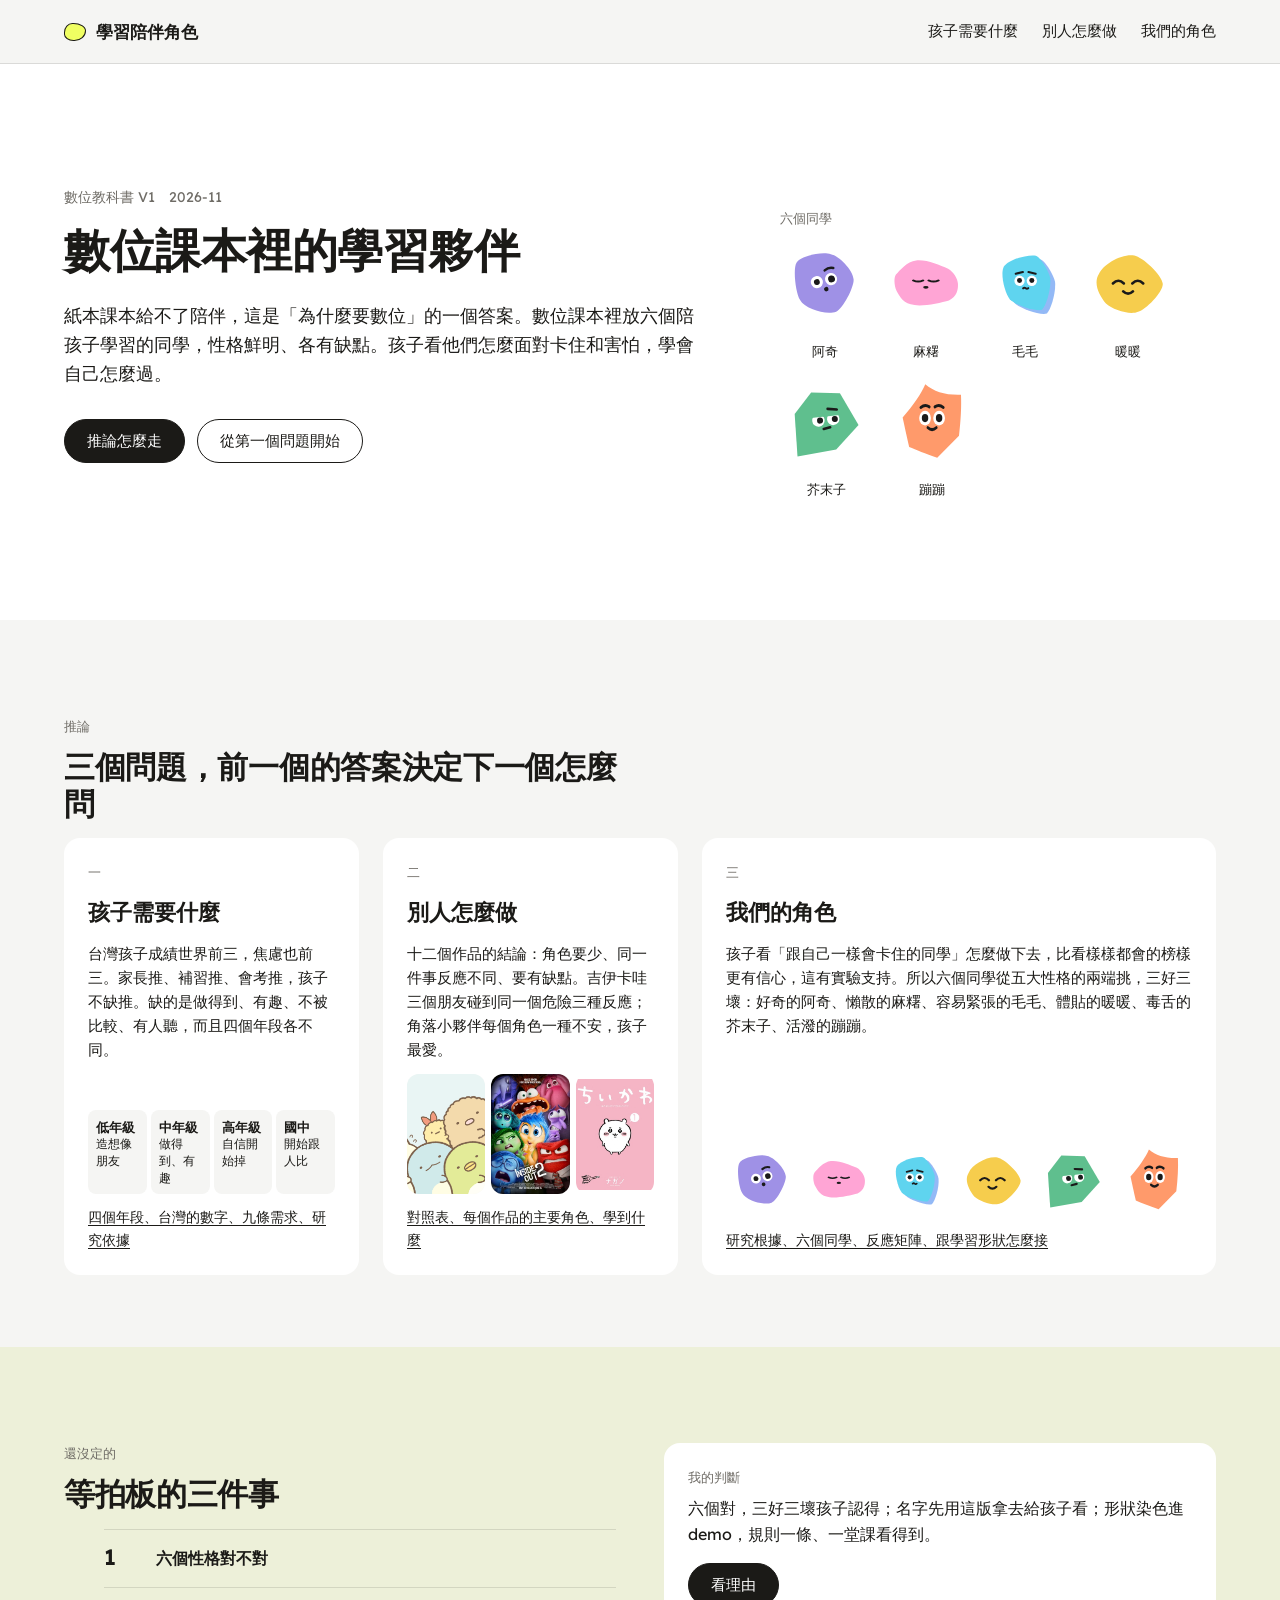
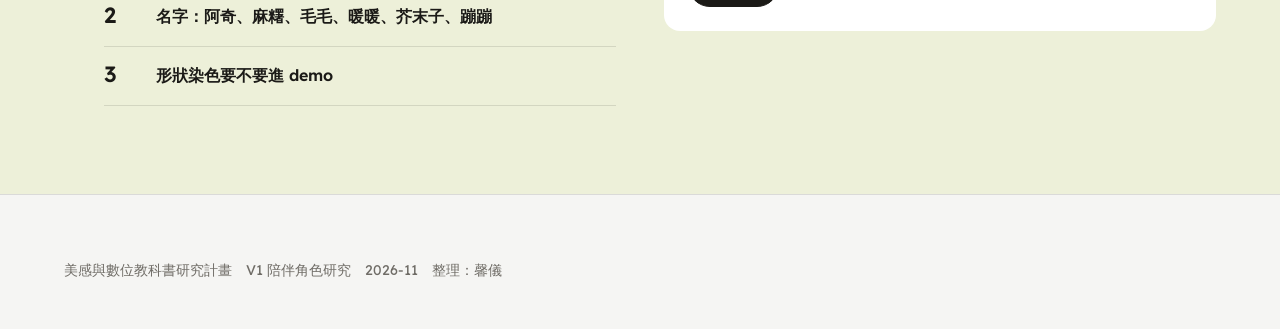
<file: index.html>
<!doctype html>
<html lang="zh-Hant">
<head>
<meta charset="utf-8"><meta name="viewport" content="width=device-width, initial-scale=1, viewport-fit=cover">
<title>學習陪伴角色</title>
<link href="https://fonts.googleapis.com/css2?family=Lexend:wght@400;500;600&display=swap" rel="stylesheet">
<link rel="stylesheet" href="style.css">
<style>
.entry{display:grid;grid-template-columns:1fr 1fr 1fr;gap:var(--s-5)}
@media (max-width:900px){.entry{grid-template-columns:1fr}}
.entry a.card{display:flex;flex-direction:column;gap:var(--s-3);min-height:360px}
.entry .no{font-size:13px;color:var(--muted);font-weight:500}
.entry h3{font-size:22px;margin:0}
.entry .ans{font-size:15px;margin:0}
.entry .vis{margin-top:auto;height:120px;display:flex;align-items:flex-end;gap:6px}
.entry .vis .pic{height:120px;flex:1}
.entry .go{font-size:14px;font-weight:500;text-decoration:underline;text-underline-offset:3px}
.ages{display:grid;grid-template-columns:repeat(4,1fr);gap:4px;width:100%}
.ages div{background:var(--g-main);border-radius:8px;padding:8px;font-size:12px;line-height:1.4}
.ages b{display:block;font-weight:600;font-size:13px}
</style>
</head>
<body>
<main>

<section class="hero"><div class="wrap">
  <div class="hero-grid">
    <div>
      <span class="fact">數位教科書 V1　2026-11</span>
      <h1>數位課本裡的學習夥伴</h1>
      <p class="lead">紙本課本給不了陪伴，這是「為什麼要數位」的一個答案。數位課本裡放六個陪孩子學習的同學，性格鮮明、各有缺點。孩子看他們怎麼面對卡住和害怕，學會自己怎麼過。</p>
      <div class="btn-row"><a class="btn" href="#推論">推論怎麼走</a><a class="btn sec" href="needs.html">從第一個問題開始</a></div>
    </div>
    <div class="card" id="cast"></div>
  </div>
</div></section>

<section id="推論"><div class="wrap">
  <div class="kicker">推論</div>
  <h2>三個問題，前一個的答案決定下一個怎麼問</h2>
  <div class="entry">
    <a class="card" href="needs.html">
      <div class="no">一</div>
      <h3>孩子需要什麼</h3>
      <p class="ans">台灣孩子成績世界前三，焦慮也前三。家長推、補習推、會考推，孩子不缺推。缺的是做得到、有趣、不被比較、有人聽，而且四個年段各不同。</p>
      <div class="vis"><div class="ages"><div><b>低年級</b>造想像朋友</div><div><b>中年級</b>做得到、有趣</div><div><b>高年級</b>自信開始掉</div><div><b>國中</b>開始跟人比</div></div></div>
      <span class="go">四個年段、台灣的數字、九條需求、研究依據</span>
    </a>
    <a class="card" href="cases.html">
      <div class="no">二</div>
      <h3>別人怎麼做</h3>
      <p class="ans">十二個作品的結論：角色要少、同一件事反應不同、要有缺點。吉伊卡哇三個朋友碰到同一個危險三種反應；角落小夥伴每個角色一種不安，孩子最愛。</p>
      <div class="vis"><div class="pic"><img src="img/陪伴ref-角落小夥伴.png" alt="" style="object-position:right"></div><div class="pic"><img src="img/陪伴ref-InsideOut2.jpg" alt="" style="object-position:top"></div><div class="pic"><img src="img/陪伴ref-吉伊卡哇.jpg" alt="" style="object-fit:contain;background:#fff"></div></div>
      <span class="go">對照表、每個作品的主要角色、學到什麼</span>
    </a>
    <a class="card" href="roles.html">
      <div class="no">三</div>
      <h3>我們的角色</h3>
      <p class="ans">孩子看「跟自己一樣會卡住的同學」怎麼做下去，比看樣樣都會的榜樣更有信心，這有實驗支持。所以六個同學從五大性格的兩端挑，三好三壞：好奇的阿奇、懶散的麻糬、容易緊張的毛毛、體貼的暖暖、毒舌的芥末子、活潑的蹦蹦。</p>
      <div class="vis" id="six"></div>
      <span class="go">研究根據、六個同學、反應矩陣、跟學習形狀怎麼接</span>
    </a>
  </div>
</div></section>

<section class="band"><div class="wrap">
  <div class="two">
    <div>
      <div class="kicker">還沒定的</div>
      <h2>等拍板的三件事</h2>
      <ol class="decide">
        <li><div><b>六個性格對不對</b></div></li>
        <li><div><b>名字：阿奇、麻糬、毛毛、暖暖、芥末子、蹦蹦</b></div></li>
        <li><div><b>形狀染色要不要進 demo</b></div></li>
      </ol>
    </div>
    <div class="card"><div class="k">我的判斷</div><p>六個對，三好三壞孩子認得；名字先用這版拿去給孩子看；形狀染色進 demo，規則一條、一堂課看得到。</p><p style="margin-top:16px"><a class="btn" href="roles.html#拍板">看理由</a></p></div>
  </div>
</div></section>

</main>
<footer class="closing"><div class="wrap">
  <div>美感與數位教科書研究計畫　V1 陪伴角色研究　2026-11　整理：馨儀</div>
</div></footer>
<script src="app.js"></script>
<script>
document.getElementById('cast').innerHTML='<div class="k">六個同學</div><div style="display:flex;flex-wrap:wrap;gap:14px;align-items:flex-end">'+ROLES.map(r=>`<div style="text-align:center">${blob(r.sh,r.id,{box:64,color:r.col})}<div style="font-size:13px;margin-top:4px">${r.n}</div></div>`).join('')+'</div>';
document.getElementById('six').innerHTML=ROLES.map(r=>blob(r.sh,r.id,{box:52,color:r.col})).join('');
</script>
</body>
</html>
</file>
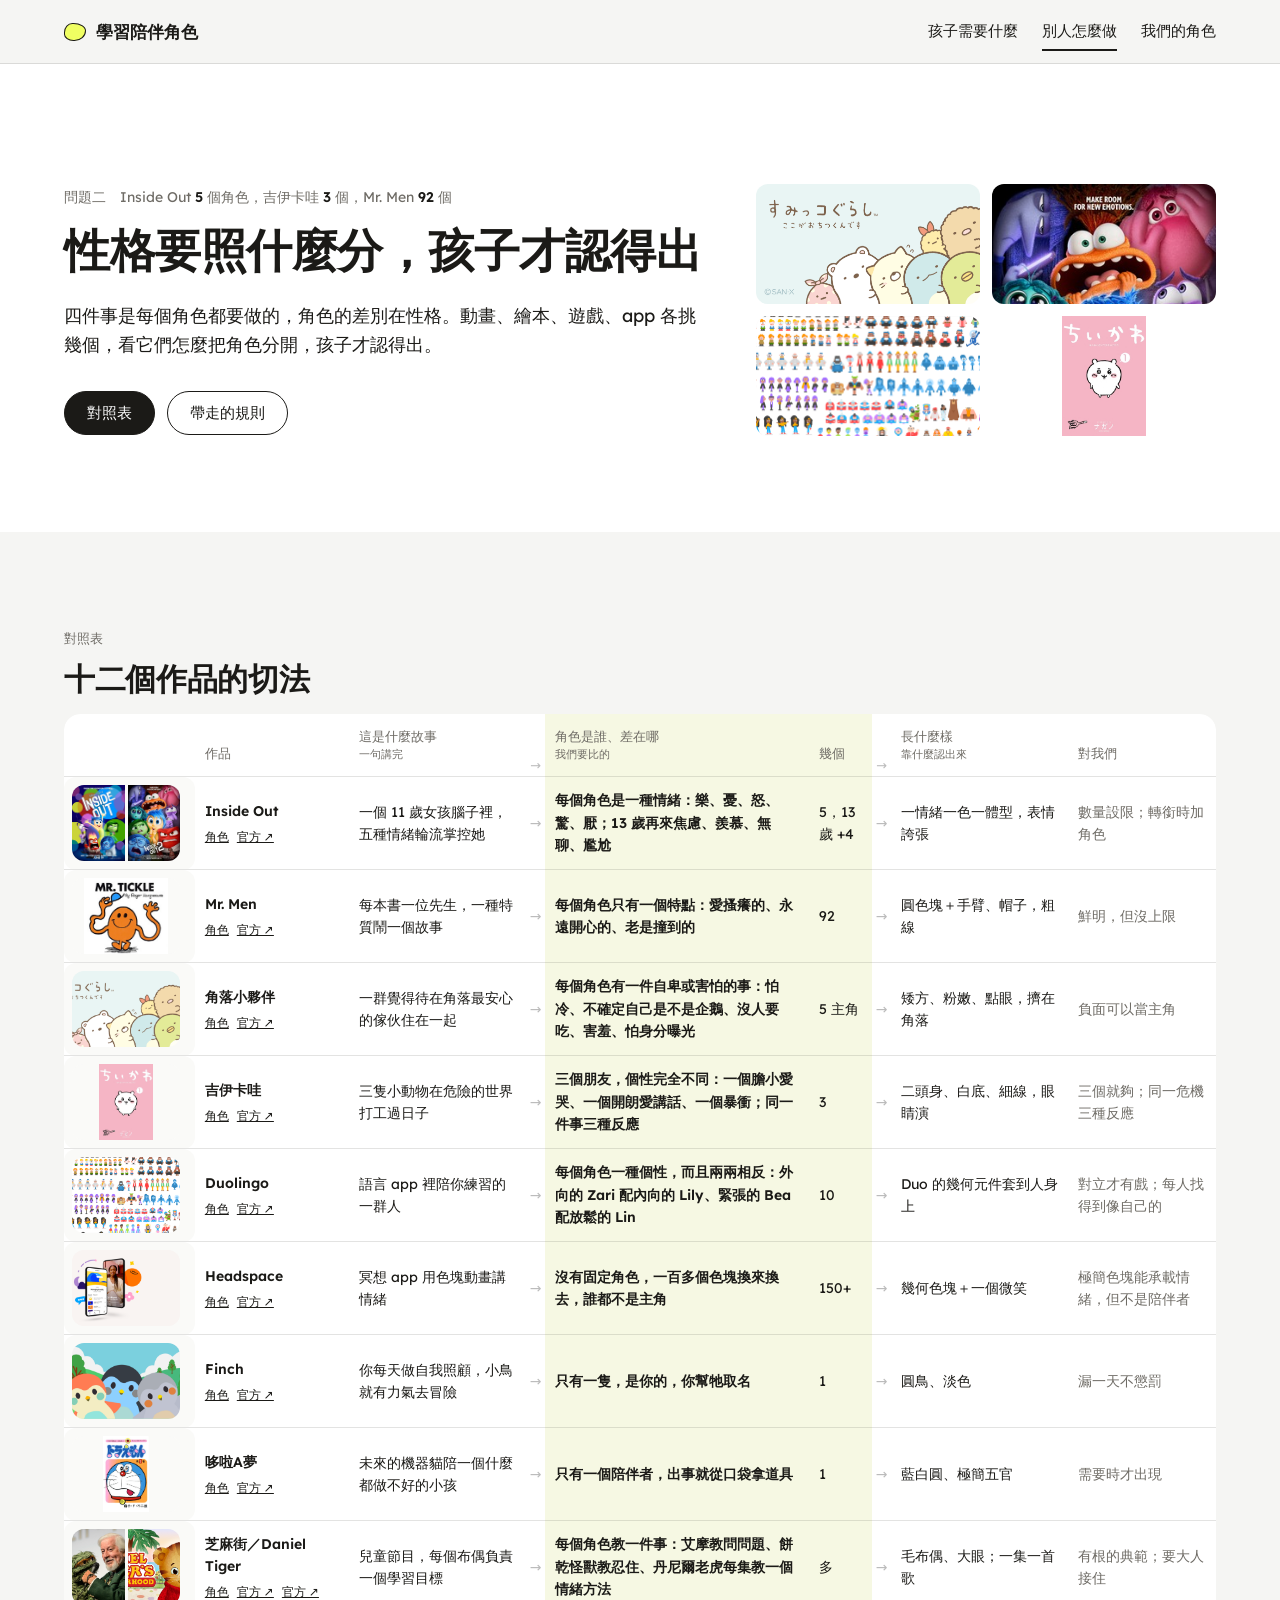
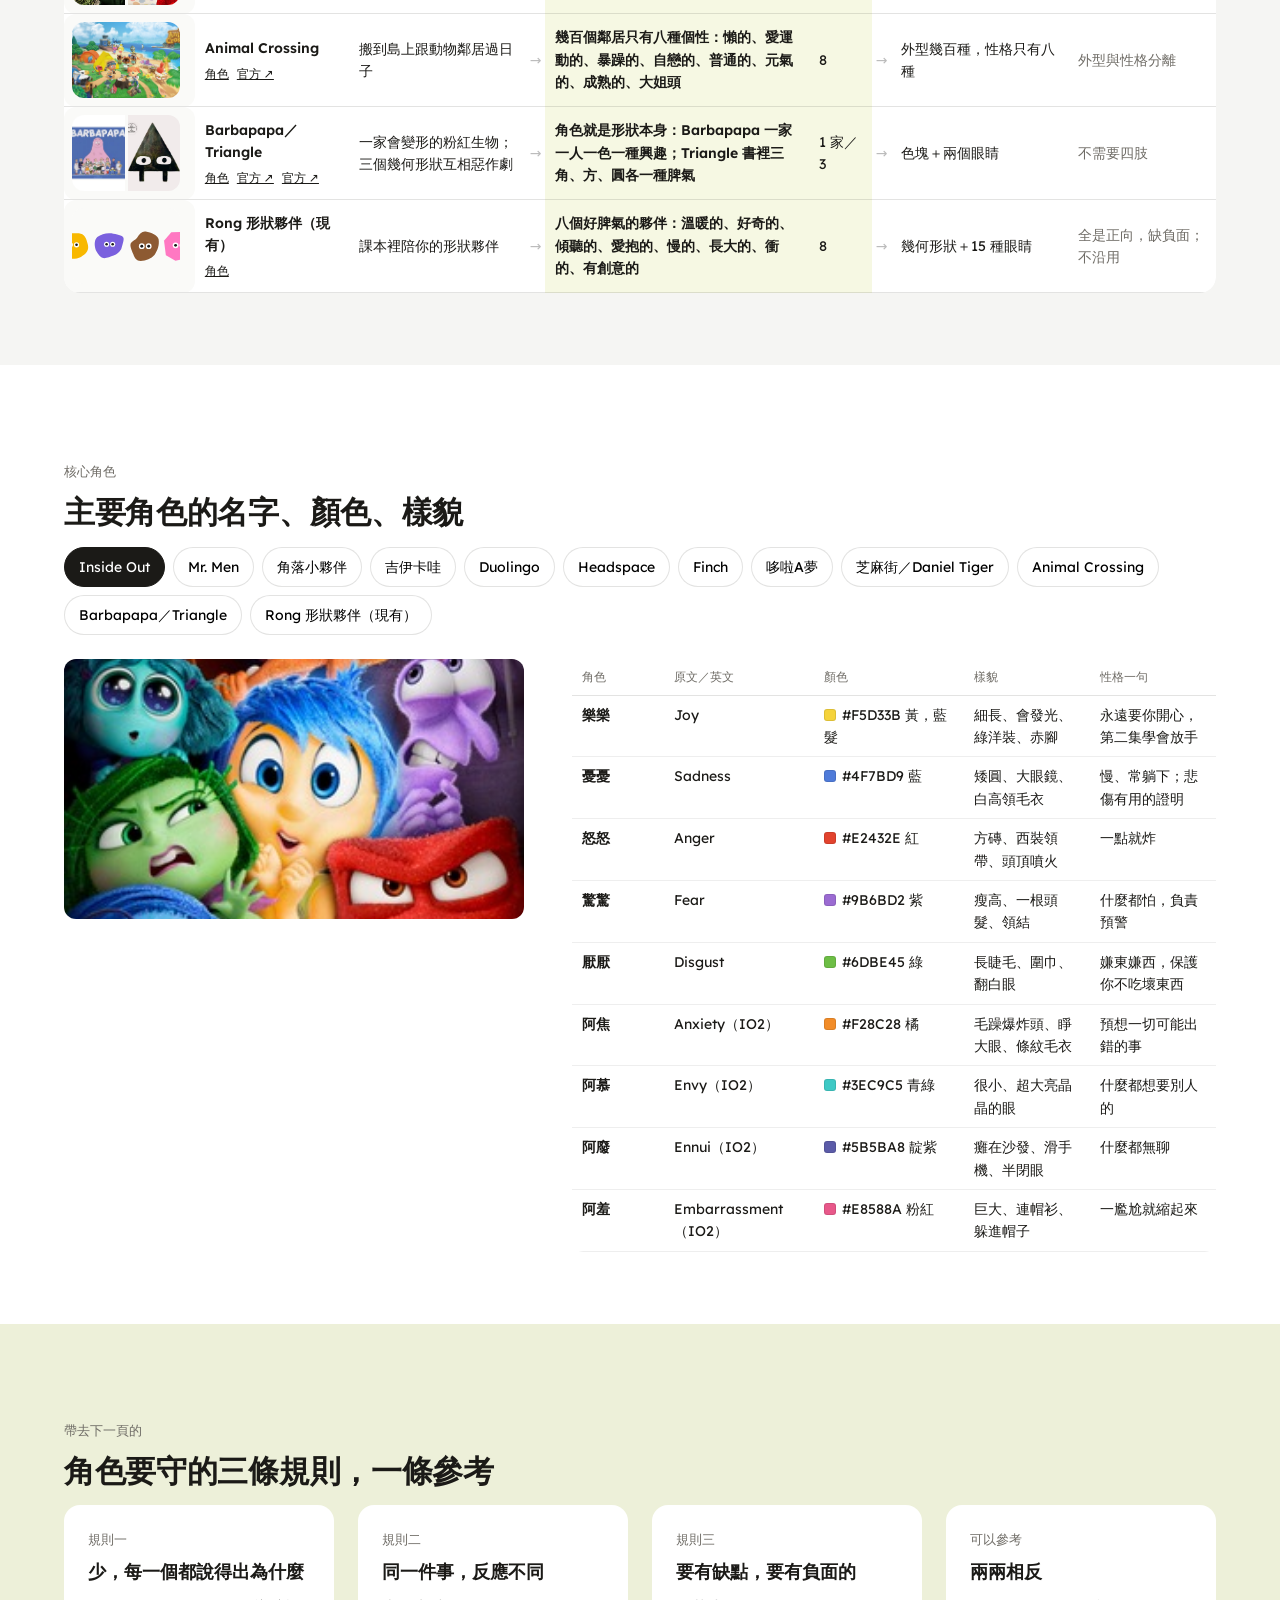
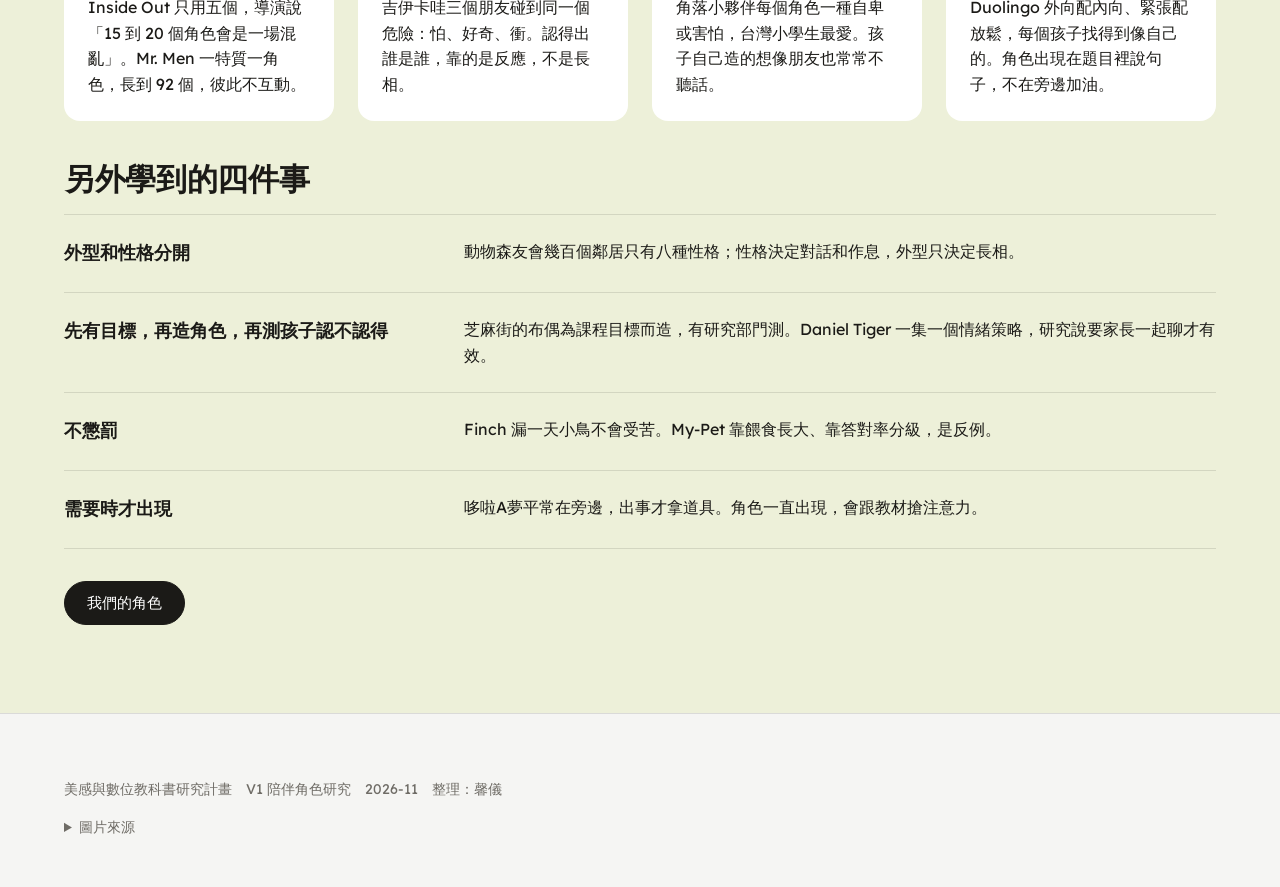
<file: cases.html>
<!doctype html>
<html lang="zh-Hant">
<head>
<meta charset="utf-8"><meta name="viewport" content="width=device-width, initial-scale=1, viewport-fit=cover">
<title>別人怎麼做｜學習陪伴角色</title>
<link href="https://fonts.googleapis.com/css2?family=Lexend:wght@400;500;600&display=swap" rel="stylesheet">
<link rel="stylesheet" href="style.css">
<style>
.cmp{border-collapse:collapse;width:100%;min-width:1092px;table-layout:fixed;background:#fff;border-radius:16px;overflow:hidden}
.cmp col.c-pic{width:124px}.cmp col.c-name{width:146px}.cmp col.c-story{width:168px}.cmp col.c-arrow{width:18px}.cmp col.c-hl{width:250px}.cmp col.c-n{width:60px}.cmp col.c-look{width:168px}.cmp col.c-take{width:140px}
.cmp th{font-weight:500;font-size:13px;color:var(--muted);text-align:left;padding:12px 10px;border-bottom:1px solid var(--line);vertical-align:bottom}
.cmp th small{display:block;font-size:11px;font-weight:400}
.cmp td{padding:12px 10px;border-bottom:1px solid var(--line);vertical-align:middle;font-size:14px}
.cmp td.pic{padding:8px}.cmp td.pic .pic{width:108px;height:76px}
.cmp td.name b{display:block;font-weight:600}.cmp td.name .lk{display:flex;flex-wrap:wrap;gap:8px;margin-top:4px}.cmp td.name a{font-size:12px}
.cmp .arrow{color:#bbb;text-align:center;padding:0}
.cmp .hl{background:#f6f8e3}.cmp td.hl b{font-weight:600}
.cmp .take{color:var(--muted)}
.chars{border-collapse:collapse;width:100%;font-size:14px;background:#fff;border-radius:12px;overflow:hidden}
.chars th{font-weight:500;color:var(--muted);font-size:12px;text-align:left;padding:8px 10px;border-bottom:1px solid var(--line)}
.chars td{padding:8px 10px;border-bottom:1px solid #eee;vertical-align:top}.chars td b{font-weight:600}
.chars th:first-child,.chars td:first-child{white-space:nowrap;width:92px}.chars td:nth-child(2){width:150px}.chars td:nth-child(3){width:150px}
.two.case{grid-template-columns:5fr 7fr}@media (max-width:900px){.two.case{grid-template-columns:1fr}}
.casepic{height:260px}
.casepic img{width:100%;height:100%;object-fit:cover}
.casepic.contain img{object-fit:contain;background:#fff}
</style>
</head>
<body>
<main>

<section class="hero"><div class="wrap">
  <div class="hero-grid">
    <div>
      <span class="fact">問題二　Inside Out <b>5</b> 個角色，吉伊卡哇 <b>3</b> 個，Mr. Men <b>92</b> 個</span>
      <h1>性格要照什麼分，孩子才認得出</h1>
      <p class="lead">四件事是每個角色都要做的，角色的差別在性格。動畫、繪本、遊戲、app 各挑幾個，看它們怎麼把角色分開，孩子才認得出。</p>
      <div class="btn-row"><a class="btn" href="#對照">對照表</a><a class="btn sec" href="#學到">帶走的規則</a></div>
    </div>
    <div class="grid g2" style="gap:12px">
      <a class="pic" style="height:120px" href="#對照"><img src="img/陪伴ref-角落小夥伴.png" alt=""></a>
      <a class="pic" style="height:120px" href="#對照"><img src="img/陪伴ref-InsideOut2.jpg" alt="" style="object-position:top"></a>
      <a class="pic" style="height:120px" href="#對照"><img src="img/陪伴ref-Duolingo.png" alt="" style="object-position:left top"></a>
      <a class="pic" style="height:120px" href="#對照"><img src="img/陪伴ref-吉伊卡哇.jpg" alt="" style="object-fit:contain;background:#fff"></a>
    </div>
  </div>
</div></section>

<section id="對照"><div class="wrap">
  <div class="kicker">對照表</div>
  <h2>十二個作品的切法</h2>
  <div class="tscroll" id="cmp"></div>
</div></section>

<section class="alt" id="角色清單"><div class="wrap">
  <div class="kicker">核心角色</div>
  <h2>主要角色的名字、顏色、樣貌</h2>
  <div class="sel" id="sel"></div>
  <div class="two case">
    <div class="pic casepic" id="casepic"></div>
    <div id="chars"></div>
  </div>
</div></section>

<section class="band" id="學到"><div class="wrap">
  <div class="kicker">帶去下一頁的</div>
  <h2>角色要守的三條規則，一條參考</h2>
  <div class="grid g4" style="margin-bottom:40px">
    <div class="card"><div class="k">規則一</div><h3>少，每一個都說得出為什麼</h3><p>Inside Out 只用五個，導演說「15 到 20 個角色會是一場混亂」。Mr. Men 一特質一角色，長到 92 個，彼此不互動。</p></div>
    <div class="card"><div class="k">規則二</div><h3>同一件事，反應不同</h3><p>吉伊卡哇三個朋友碰到同一個危險：怕、好奇、衝。認得出誰是誰，靠的是反應，不是長相。</p></div>
    <div class="card"><div class="k">規則三</div><h3>要有缺點，要有負面的</h3><p>角落小夥伴每個角色一種自卑或害怕，台灣小學生最愛。孩子自己造的想像朋友也常常不聽話。</p></div>
    <div class="card"><div class="k">可以參考</div><h3>兩兩相反</h3><p>Duolingo 外向配內向、緊張配放鬆，每個孩子找得到像自己的。角色出現在題目裡說句子，不在旁邊加油。</p></div>
  </div>
  <h2>另外學到的四件事</h2>
  <div>
    <div class="insight"><h3>外型和性格分開</h3><p>動物森友會幾百個鄰居只有八種性格；性格決定對話和作息，外型只決定長相。</p></div>
    <div class="insight"><h3>先有目標，再造角色，再測孩子認不認得</h3><p>芝麻街的布偶為課程目標而造，有研究部門測。Daniel Tiger 一集一個情緒策略，研究說要家長一起聊才有效。</p></div>
    <div class="insight"><h3>不懲罰</h3><p>Finch 漏一天小鳥不會受苦。My-Pet 靠餵食長大、靠答對率分級，是反例。</p></div>
    <div class="insight"><h3>需要時才出現</h3><p>哆啦A夢平常在旁邊，出事才拿道具。角色一直出現，會跟教材搶注意力。</p></div>
  </div>
  <p style="margin-top:32px"><a class="btn" href="roles.html">我們的角色</a></p>
</div></section>

</main>
<footer class="closing"><div class="wrap">
  <div>美感與數位教科書研究計畫　V1 陪伴角色研究　2026-11　整理：馨儀</div>
  <details><summary>圖片來源</summary><ul>
    <li>Inside Out、Inside Out 2 海報、Mr. Tickle 書封、吉伊卡哇第一集封面、哆啦A夢第一集封面、Barbapapa 書封：Wikipedia（版權屬各權利人，內部研究參考）</li>
    <li>角落小夥伴：san-x.co.jp；Duolingo：blog.duolingo.com 設計稿；Headspace：headspace.com；Finch：finchcare.com；Daniel Tiger：pbskids.org；動物森友會：animalcrossing.nintendo.com</li>
    <li>芝麻街 Oscar 與操偶師 Carroll Spinney：Wikimedia Commons；Triangle 書封：Open Library</li>
    <li>Rong 形狀夥伴：師生同步網站的實際元件</li>
    <li>角色中文名用台灣常見譯名；色碼是依圖取的近似值，不是官方色票</li>
  </ul></details>
</div></footer>
<script src="app.js"></script>
<script>
const A=ATT;
const im=(f,fit='cover',pos='center')=>`<img src="${A}${f}" style="width:100%;height:100%;object-fit:${fit};object-position:${pos}" alt="">`;
const im2=(f1,f2)=>`<div style="display:flex;gap:3px;width:100%;height:100%"><img src="${A}${f1}" style="flex:1;min-width:0;height:100%;object-fit:cover" alt=""><img src="${A}${f2}" style="flex:1;min-width:0;height:100%;object-fit:cover" alt=""></div>`;
const C=[
 {n:'Inside Out',story:'一個 11 歲女孩腦子裡，五種情緒輪流掌控她',unit:'每個角色是一種情緒：樂、憂、怒、驚、厭；13 歲再來焦慮、羨慕、無聊、尷尬',count:'5，13 歲 +4',look:'一情緒一色一體型，表情誇張',take:'數量設限；轉銜時加角色',site:'https://movies.disney.com/inside-out-2',lib:'Inside Out 的情緒怎麼選（Ekman、Keltner）',pic:im2('陪伴ref-InsideOut1.jpg','陪伴ref-InsideOut2.jpg'),big:['陪伴ref-InsideOut2.jpg','cover'],
  chars:[['樂樂','Joy','#F5D33B 黃，藍髮','細長、會發光、綠洋裝、赤腳','永遠要你開心，第二集學會放手'],['憂憂','Sadness','#4F7BD9 藍','矮圓、大眼鏡、白高領毛衣','慢、常躺下；悲傷有用的證明'],['怒怒','Anger','#E2432E 紅','方磚、西裝領帶、頭頂噴火','一點就炸'],['驚驚','Fear','#9B6BD2 紫','瘦高、一根頭髮、領結','什麼都怕，負責預警'],['厭厭','Disgust','#6DBE45 綠','長睫毛、圍巾、翻白眼','嫌東嫌西，保護你不吃壞東西'],['阿焦','Anxiety（IO2）','#F28C28 橘','毛躁爆炸頭、睜大眼、條紋毛衣','預想一切可能出錯的事'],['阿慕','Envy（IO2）','#3EC9C5 青綠','很小、超大亮晶晶的眼','什麼都想要別人的'],['阿廢','Ennui（IO2）','#5B5BA8 靛紫','癱在沙發、滑手機、半閉眼','什麼都無聊'],['阿羞','Embarrassment（IO2）','#E8588A 粉紅','巨大、連帽衫、躲進帽子','一尷尬就縮起來']]},
 {n:'Mr. Men',story:'每本書一位先生，一種特質鬧一個故事',unit:'每個角色只有一個特點：愛搔癢的、永遠開心的、老是撞到的',count:'92',look:'圓色塊＋手臂、帽子，粗線',take:'鮮明，但沒上限',site:'https://www.mrmen.com/',lib:'Mr. Men：一角色一特質',pic:im('陪伴ref-MrTickle.jpg','contain'),big:['陪伴ref-MrTickle.jpg','contain'],
  chars:[['搔癢先生','Mr. Tickle','#F58220 橘','圓、超長彈簧手臂、藍帽','到處搔人癢'],['快樂先生','Mr. Happy','#FFD200 黃','正圓、大笑臉','永遠開心'],['碰碰先生','Mr. Bump','#3B8BD9 藍','圓、頭上綁繃帶','走到哪撞到哪'],['愛生氣先生','Mr. Grumpy','#5B7FC7 藍灰','長方形、皺眉、帽子','什麼都不順眼'],['大力先生','Mr. Strong','#E53935 紅','正方形、綠帽','力大無窮'],['陽光小姐','Little Miss Sunshine','#FFD200 黃','圓、辮子、笑臉','讓人開心']]},
 {n:'角落小夥伴',story:'一群覺得待在角落最安心的傢伙住在一起',unit:'每個角色有一件自卑或害怕的事：怕冷、不確定自己是不是企鵝、沒人要吃、害羞、怕身分曝光',count:'5 主角',look:'矮方、粉嫩、點眼，擠在角落',take:'負面可以當主角',site:'https://www.san-x.co.jp/sumikko/',lib:'角落小夥伴：每個角色一種不安',pic:im('陪伴ref-角落小夥伴.png','cover','right'),big:['陪伴ref-角落小夥伴.png','cover'],
  chars:[['白熊','しろくま Shirokuma','#FFFFFF 白，粉紅耳','圓胖、常裹粉紅點點包巾','怕冷，從北方逃來'],['企鵝？','ぺんぎん？ Penguin?','#C8E6A0 淡綠','圓、黃嘴、頭頂好像少了盤子','不確定自己是不是企鵝'],['炸豬排','とんかつ Tonkatsu','#D9A066 褐邊，粉肉','圓、1% 肉 99% 肥','沒人要吃的那一塊'],['貓','ねこ Neko','#FFF3C4 奶黃，褐斑','圓、常縮著抓牆','害羞'],['蜥蜴','とかげ Tokage','#8FD3C8 藍綠','圓、小尾巴','其實是恐龍，怕被發現'],['炸蝦尾、包巾、珍珠、雜草、灰塵','配角','各色','更小、更邊角','各有一種被剩下的理由']]},
 {n:'吉伊卡哇',story:'三隻小動物在危險的世界打工過日子',unit:'三個朋友，個性完全不同：一個膽小愛哭、一個開朗愛講話、一個暴衝；同一件事三種反應',count:'3',look:'二頭身、白底、細線，眼睛演',take:'三個就夠；同一危機三種反應',site:'https://chiikawa-info.jp/',lib:'吉伊卡哇：三個就夠',pic:im('陪伴ref-吉伊卡哇.jpg','contain'),big:['陪伴ref-吉伊卡哇.jpg','contain'],
  chars:[['吉伊卡哇','ちいかわ Chiikawa','#FFFFFF 白，粉頰','小、圓、像倉鼠、常流淚','膽小愛哭但善良；不太會講話'],['小八','ハチワレ Hachiware','#FFFFFF 白＋#5BA7E0 藍（八字臉）','貓、藍耳藍背、會笑','開朗、好奇、三個裡唯一會講話'],['烏薩奇','うさぎ Usagi','#FFF6C8 淡黃','兔、長耳、大嘴','暴衝、吵、最強'],['栗子饅頭、飛鼠、獅薩','くりまんじゅう／モモンガ／シーサー','褐／白／橘','配角','各一種怪癖']]},
 {n:'Duolingo',story:'語言 app 裡陪你練習的一群人',unit:'每個角色一種個性，而且兩兩相反：外向的 Zari 配內向的 Lily、緊張的 Bea 配放鬆的 Lin',count:'10',look:'Duo 的幾何元件套到人身上',take:'對立才有戲；每人找得到像自己的',site:'https://design.duolingo.com/',lib:'Duolingo 角色群：讓每個學習者找到自己',pic:im('陪伴ref-Duolingo.png','cover','left top'),big:['陪伴ref-Duolingo.png','cover'],
  chars:[['多兒','Duo','#58CC02 綠','貓頭鷹、大眼、分離的腳','催你練習的吉祥物'],['莉莉','Lily','紫髮、黑衣','青少女、面無表情','超內向、自我保護式的諷刺'],['莎麗','Zari','（官方未標色）','青少女、Lily 的好友','超外向、十個社團'],['貝婭','Bea','（官方未標色）','成人、束髮','有野心、神經質'],['林','Lin','（官方未標色）','青少女','超放鬆、愛三明治'],['小俊','Junior','橘髮、紅上衣','小男孩、背包','Eddy 的兒子'],['奧斯卡','Oscar','白髮白鬍','老先生','藝術老師、挑剔'],['露西','Lucy','灰髮','老太太','神秘的過去'],['艾迪、維克蘭、法斯塔夫','Eddy／Vikram／Falstaff','（官方未標色）','爸爸／叔叔／大熊','健身狂／愛做菜／愛吃']]},
 {n:'Headspace',story:'冥想 app 用色塊動畫講情緒',unit:'沒有固定角色，一百多個色塊換來換去，誰都不是主角',count:'150+',look:'幾何色塊＋一個微笑',take:'極簡色塊能承載情緒，但不是陪伴者',site:'https://www.headspace.com/',lib:'Headspace 與 Finch：陪伴 App 的色塊和小鳥',pic:im('陪伴ref-Headspace.png','cover','right'),big:['陪伴ref-Headspace.png','cover'],
  chars:[['（無具名角色）','—','橘色塊為主，配紫、藍、黃','幾何色塊、只有一個微笑','沒有性格，只有情緒圖解']]},
 {n:'Finch',story:'你每天做自我照顧，小鳥就有力氣去冒險',unit:'只有一隻，是你的，你幫牠取名',count:'1',look:'圓鳥、淡色',take:'漏一天不懲罰',site:'https://finchcare.com/',lib:'Headspace 與 Finch：陪伴 App 的色塊和小鳥',pic:im('陪伴ref-Finch.png'),big:['陪伴ref-Finch.png','cover'],
  chars:[['你的小鳥','Finch（玩家自己取名）','玩家選色：橘、藍、灰等','圓鳥、腮紅、小翅膀','你照顧牠，牠去冒險']]},
 {n:'哆啦A夢',story:'未來的機器貓陪一個什麼都做不好的小孩',unit:'只有一個陪伴者，出事就從口袋拿道具',count:'1',look:'藍白圓、極簡五官',take:'需要時才出現',site:'https://dora-world.com/',lib:'',pic:im('陪伴ref-哆啦A夢.jpg','contain'),big:['陪伴ref-哆啦A夢.jpg','contain'],
  chars:[['哆啦A夢','ドラえもん Doraemon','#1E90FF 藍＋白肚','圓、沒耳朵、紅項圈鈴鐺、四次元口袋','有事就拿道具；怕老鼠'],['大雄','のび太 Nobita','黃上衣','眼鏡男孩','什麼都做不好，所以需要陪伴者'],['哆啦美','ドラミ Dorami','#FFD200 黃','圓、有耳朵、蝴蝶結','比哥哥可靠']]},
 {n:'芝麻街／Daniel Tiger',story:'兒童節目，每個布偶負責一個學習目標',unit:'每個角色教一件事：艾摩教問問題、餅乾怪獸教忍住、丹尼爾老虎每集教一個情緒方法',count:'多',look:'毛布偶、大眼；一集一首歌',take:'有根的典範；要大人接住',site:'https://www.sesamestreet.org/｜https://pbskids.org/daniel/',lib:'Daniel Tiger 與芝麻街：角色照目標設計、照研究測',pic:im2('陪伴ref-芝麻街.jpg','陪伴ref-DanielTiger.jpg'),big:['陪伴ref-DanielTiger.jpg','cover'],
  chars:[['艾摩','Elmo','#E53935 紅','毛茸茸、橘鼻','三歲半的心智，什麼都問'],['大鳥','Big Bird','#FFD200 黃','8 呎高、羽毛','六歲的心智，天真'],['餅乾怪獸','Cookie Monster','#2E6FD9 藍','毛茸茸、亂眼','自制力的反面教材'],['奧斯卡','Oscar the Grouch','#4C8C3F 綠','住垃圾桶、單眉','愛抱怨，負面角色'],['丹尼爾老虎','Daniel Tiger','#F28C28 橘條紋，紅毛衣','四歲小老虎、球鞋','每集學一個情緒策略，用歌記'],['凱特琳娜、O 貓頭鷹、星期三王子','Katerina Kittycat／O the Owl／Prince Wednesday','粉／藍／紫','丹尼爾的同學','各一種小孩：愛跳舞、愛讀書、愛演']]},
 {n:'Animal Crossing',story:'搬到島上跟動物鄰居過日子',unit:'幾百個鄰居只有八種個性：懶的、愛運動的、暴躁的、自戀的、普通的、元氣的、成熟的、大姐頭',count:'8',look:'外型幾百種，性格只有八種',take:'外型與性格分離',site:'https://animalcrossing.nintendo.com/new-horizons/',lib:'Animal Crossing 村民八種性格',pic:im('陪伴ref-AnimalCrossing.jpg'),big:['陪伴ref-AnimalCrossing.jpg','cover'],
  chars:[['悠閒','Lazy ぼんやり','—','男','愛吃愛睡，講話慢'],['運動','Jock ハキハキ','—','男','滿腦子肌肉'],['暴躁','Cranky コワイ','—','男','低沉、嘴硬心軟'],['自戀','Smug キザ','—','男','紳士腔、愛耍帥'],['普通','Normal ふつう','—','女','溫和、愛讀書'],['元氣','Peppy ゲンキ','—','女','興奮、想當偶像'],['成熟','Snooty オトナ','—','女','講究、有點高傲'],['大姐姐','Big Sister アネキ','—','女','豪爽、會罩你']]},
 {n:'Barbapapa／Triangle',story:'一家會變形的粉紅生物；三個幾何形狀互相惡作劇',unit:'角色就是形狀本身：Barbapapa 一家一人一色一種興趣；Triangle 書裡三角、方、圓各一種脾氣',count:'1 家／3',look:'色塊＋兩個眼睛',take:'不需要四肢',site:'https://www.barbapapa.com/｜https://www.macbarnett.com/',lib:'',pic:im2('陪伴ref-Barbapapa.jpg','陪伴ref-Triangle.jpg'),big:['陪伴ref-Triangle.jpg','contain'],
  chars:[['巴巴爸爸','Barbapapa','#F4A6C8 粉紅','梨形、會變任何形狀','溫和、什麼都接得住'],['巴巴媽媽','Barbamama','#222222 黑','同形','堅定'],['七個小孩','Barbazoo 黃、Barbalala 綠、Barbalib 橘、Barbabeau 黑毛、Barbabelle 紫、Barbabright 藍、Barbabravo 紅','一人一色','同形','一人一種興趣：動物、音樂、書、畫、美、科學、運動'],['三角形','Triangle（Mac Barnett × Jon Klassen）','#333333 深灰黑','三角形＋兩隻眼＋兩條腿','愛惡作劇'],['方形、圓形','Square／Circle','灰','方、圓','各一種脾氣']]},
 {n:'Rong 形狀夥伴（現有）',story:'課本裡陪你的形狀夥伴',unit:'八個好脾氣的夥伴：溫暖的、好奇的、傾聽的、愛抱的、慢的、長大的、衝的、有創意的',count:'8',look:'幾何形狀＋15 種眼睛',take:'全是正向，缺負面；不沿用',site:'',lib:'',pic:`<div style="display:flex;gap:6px;align-items:center;justify-content:center;height:100%">${['amber','purple','brown','pink'].map(k=>blob(k,'rong',{box:30,color:{amber:'#F8B800',purple:'#7A60DE',brown:'#8D5A32',pink:'#FF78C2'}[k]})).join('')}</div>`,big:null,
  chars:[['叮咚','lime','#E9FF45','寬扁','創意與聯想'],['好奇星','purple','#7A60DE','斜圓','好奇探索'],['抱抱','pink','#FF78C2','多邊形','情感連結'],['樹洞','brown','#8D5A32','圓','接納傾聽'],['火花','orange','#FF7738','大圓','行動突破'],['小暖','amber','#F8B800','橫圓','溫暖鼓勵'],['慢慢','cyan','#00BEE6','圓','從容專注'],['芽芽','green','#009A5E','小圓','成長嘗試']]},
];
const LIB='../../../../library/';
document.getElementById('cmp').innerHTML=`<table class="cmp"><colgroup><col class="c-pic"><col class="c-name"><col class="c-story"><col class="c-arrow"><col class="c-hl"><col class="c-n"><col class="c-arrow"><col class="c-look"><col class="c-take"></colgroup><thead><tr>
<th></th><th>作品</th><th>這是什麼故事<small>一句講完</small></th><th class="arrow">→</th><th class="hl">角色是誰、差在哪<small>我們要比的</small></th><th class="hl">幾個</th><th class="arrow">→</th><th>長什麼樣<small>靠什麼認出來</small></th><th class="take">對我們</th></tr></thead><tbody>`+
C.map((c,i)=>`<tr><td class="pic"><div class="pic">${c.pic}</div></td><td class="name"><b>${c.n}</b><div class="lk"><a href="#角色清單" onclick="pick(${i})">角色</a>${c.site.split('｜').filter(Boolean).map(u=>`<a href="${u}" target="_blank">官方 ↗</a>`).join('')}</div></td><td>${c.story}</td><td class="arrow">→</td><td class="hl"><b>${c.unit}</b></td><td class="hl">${c.count}</td><td class="arrow">→</td><td>${c.look}</td><td class="take">${c.take}</td></tr>`).join('')+'</tbody></table>';
let cur=0;
function sw(c){const m=(c||'').match(/#[0-9A-Fa-f]{6}/);return m?`<i class="sw" style="background:${m[0]}"></i>`:''}
function pick(i){cur=i;render()}
function render(){
  document.getElementById('sel').innerHTML=C.map((c,i)=>`<button class="${i===cur?'on':''}" onclick="pick(${i})">${c.n}</button>`).join('');
  const c=C[cur];
  const pc=document.getElementById('casepic');
  if(c.big){pc.className='pic casepic'+(c.big[1]==='contain'?' contain':'');pc.innerHTML=`<img src="${A}${c.big[0]}" alt="">`}
  else{pc.className='pic casepic';pc.innerHTML=`<div style="display:flex;gap:10px;align-items:center;justify-content:center;height:100%;flex-wrap:wrap;padding:16px">${['lime','purple','pink','brown','orange','amber','cyan','green'].map(k=>blob(k,'rong',{box:52,color:{lime:'#E9FF45',purple:'#7A60DE',pink:'#FF78C2',brown:'#8D5A32',orange:'#FF7738',amber:'#F8B800',cyan:'#00BEE6',green:'#009A5E'}[k]})).join('')}</div>`}
  document.getElementById('chars').innerHTML=`<table class="chars"><thead><tr><th>角色</th><th>原文／英文</th><th>顏色</th><th>樣貌</th><th>性格一句</th></tr></thead><tbody>${c.chars.map(r=>`<tr><td><b>${r[0]}</b></td><td>${r[1]}</td><td>${sw(r[2])}${r[2]}</td><td>${r[3]}</td><td>${r[4]}</td></tr>`).join('')}</tbody></table>`;
}
render();
</script>
</body>
</html>
</file>
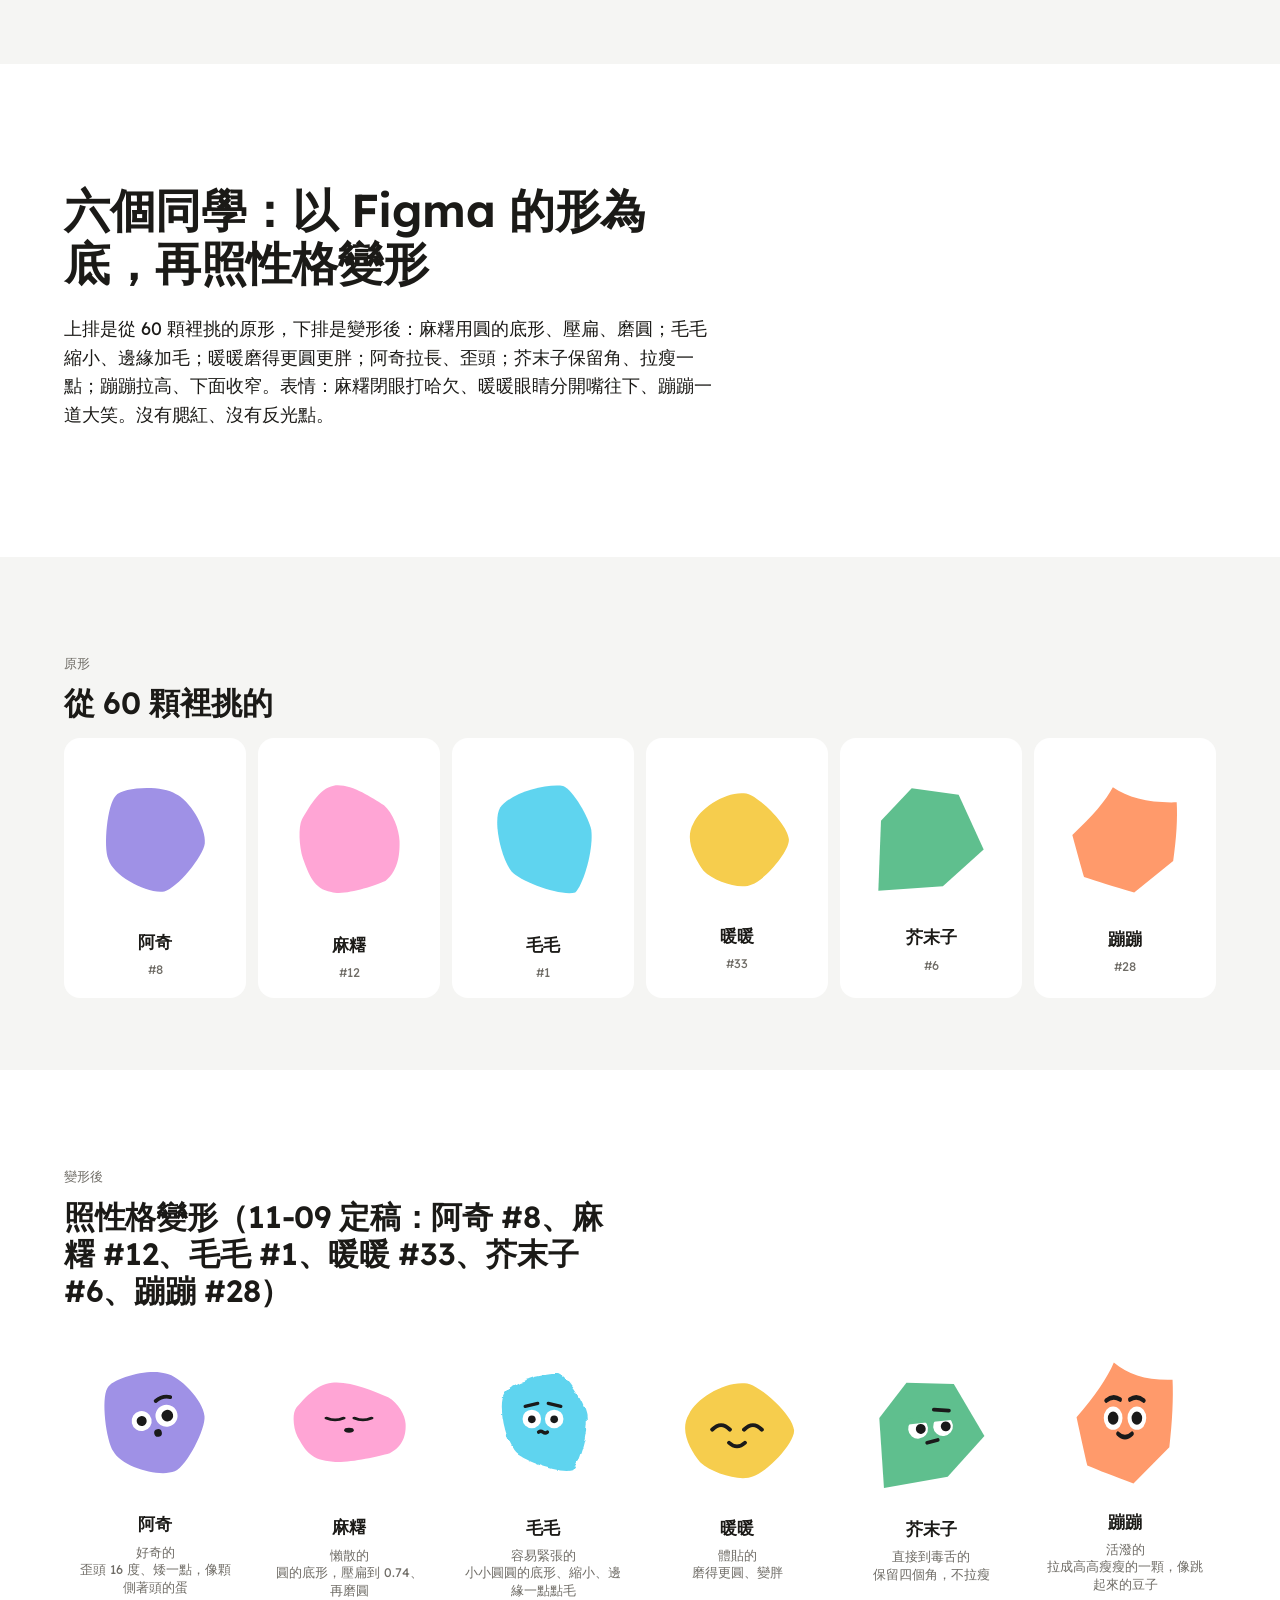
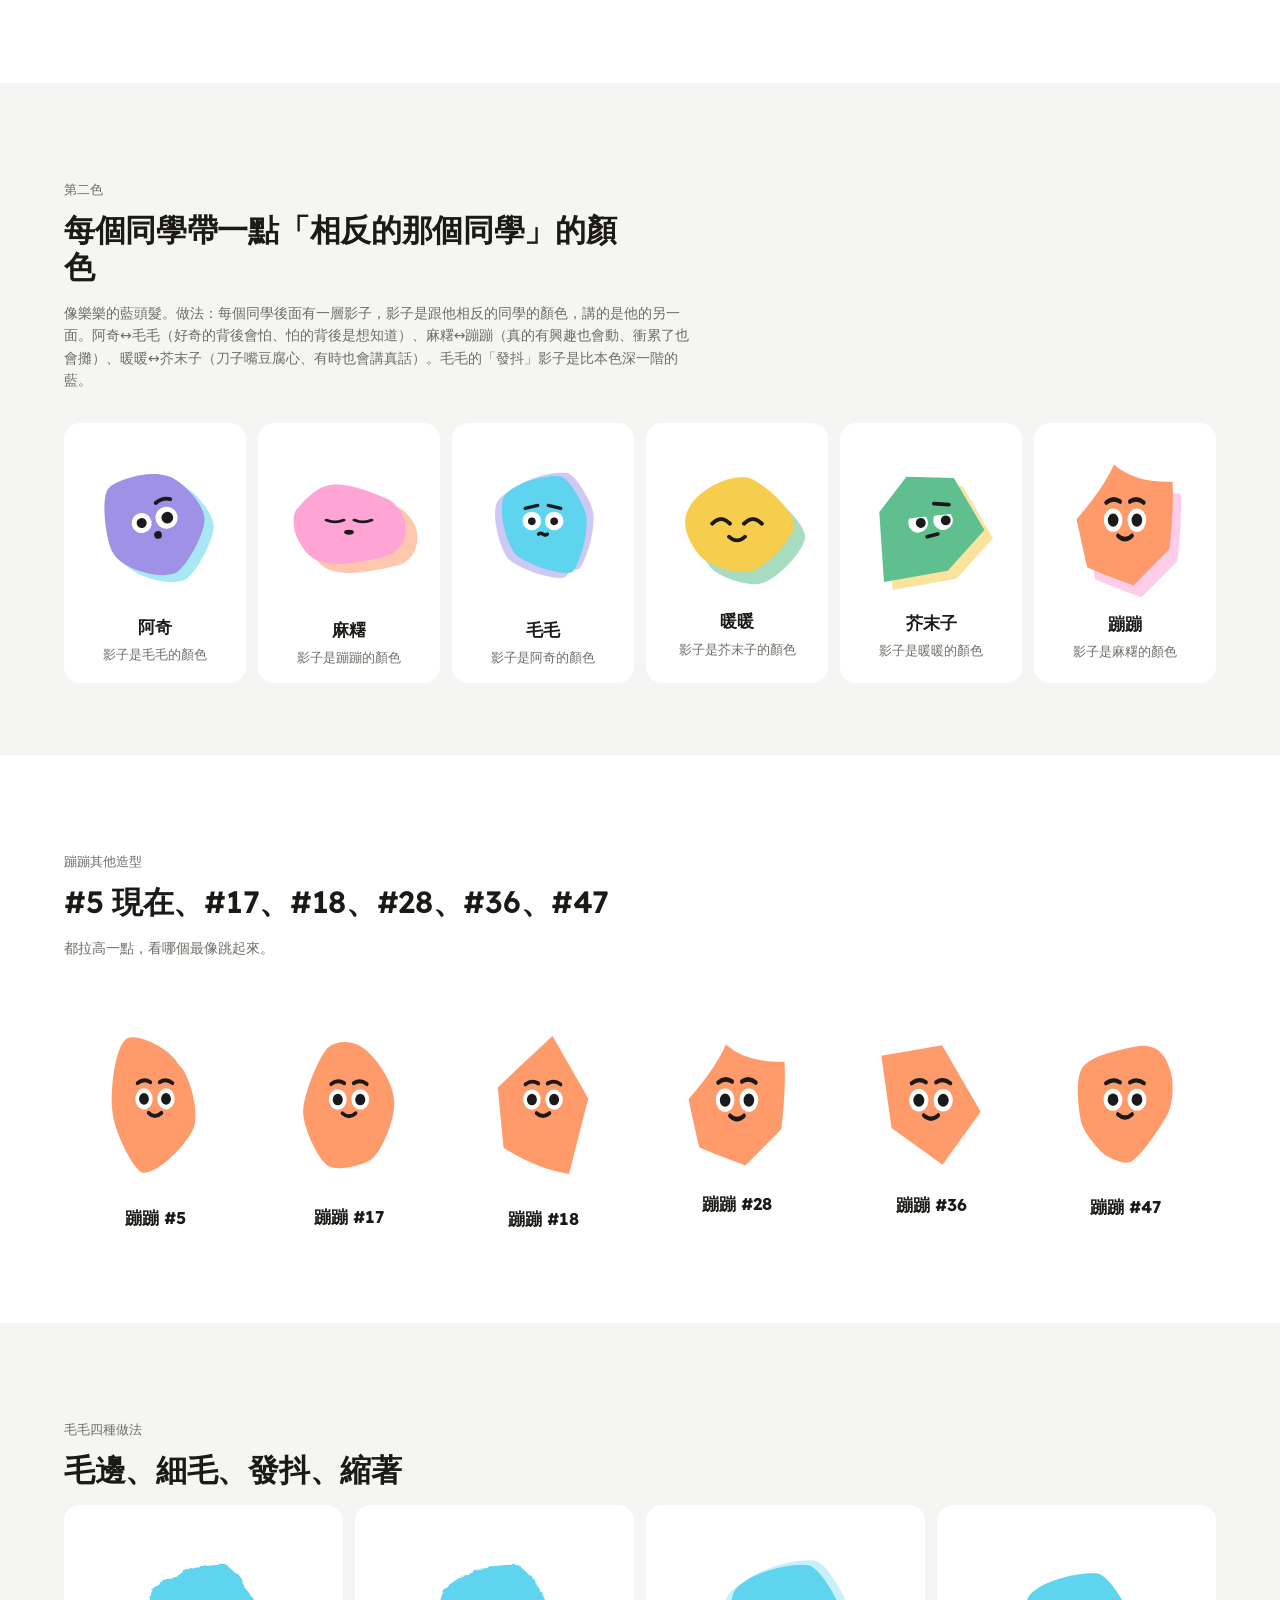
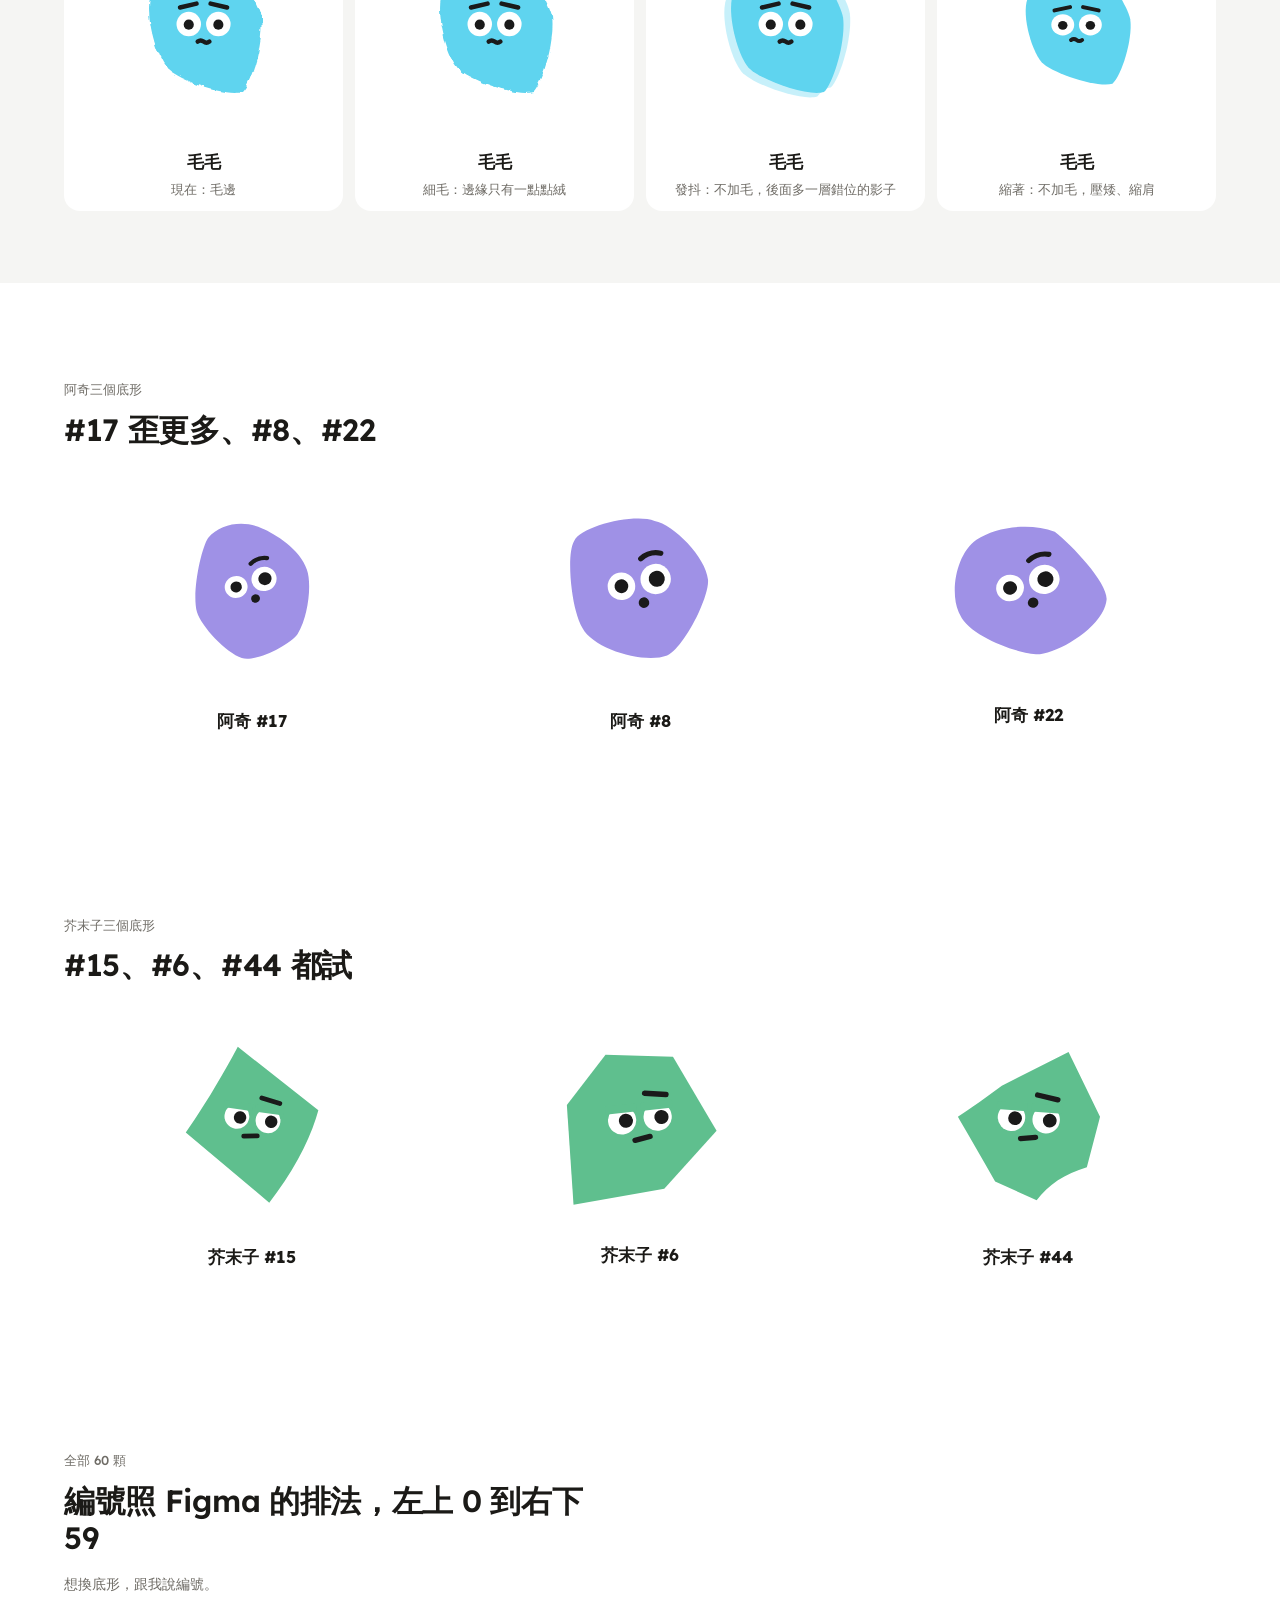
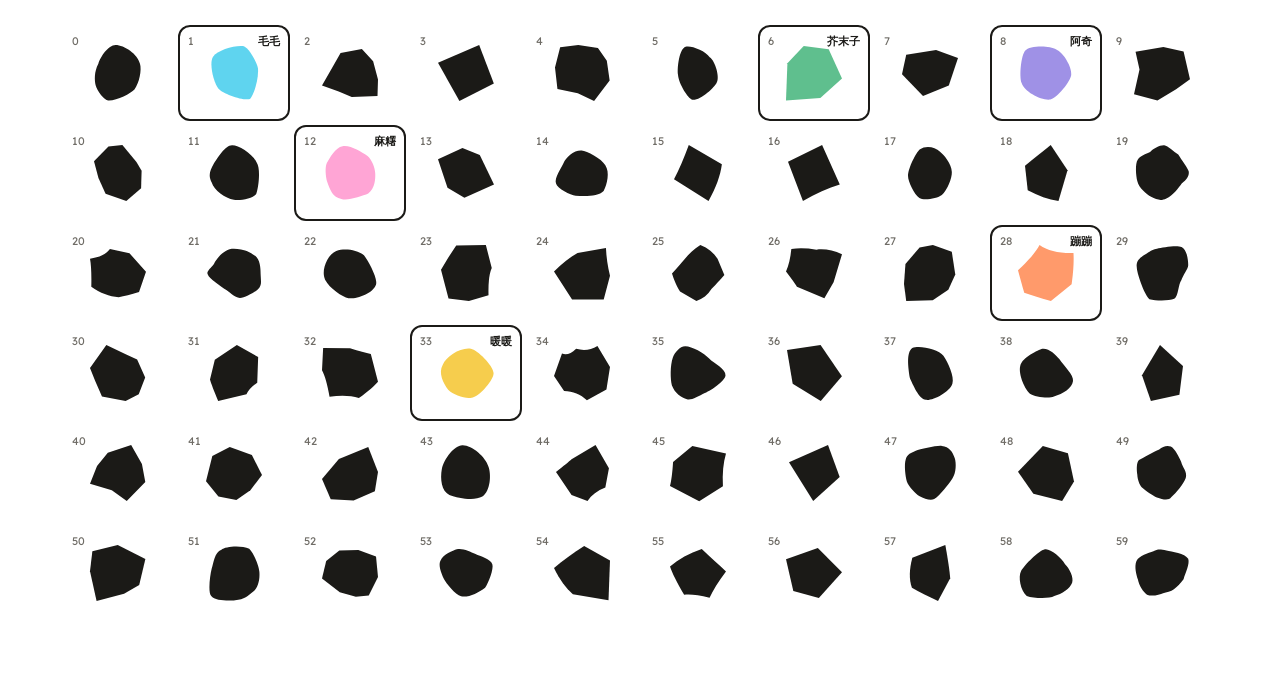
<file: faces.html>
<!doctype html><html lang="zh-Hant"><head><meta charset="utf-8"><meta name="viewport" content="width=device-width, initial-scale=1">
<title>六個同學：從 Figma 形狀變形</title><link href="https://fonts.googleapis.com/css2?family=Lexend:wght@400;500;600&display=swap" rel="stylesheet"><link rel="stylesheet" href="style.css">
<style>
.six{display:grid;grid-template-columns:repeat(6,minmax(0,1fr));gap:12px}
.six .c{background:#fff;border-radius:16px;padding:12px;display:flex;flex-direction:column;align-items:center;gap:6px;min-height:260px;justify-content:center;overflow:hidden}.six .c svg{max-width:100%;height:auto}
.six b{font-size:17px}.six small{font-size:12.5px;color:var(--muted);text-align:center;line-height:1.4}
.grid60{display:grid;grid-template-columns:repeat(10,1fr);gap:8px}
.grid60 .p{background:#fff;border-radius:10px;height:92px;display:flex;align-items:center;justify-content:center;position:relative}
.grid60 .p span{position:absolute;left:8px;top:6px;font-size:11px;color:var(--muted)}
.grid60 .p.pick{outline:2px solid var(--ink)}
.grid60 .p.pick em{position:absolute;right:8px;top:6px;font-size:11px;font-style:normal;font-weight:600}
@media (max-width:900px){.six{grid-template-columns:repeat(3,1fr)}.grid60{grid-template-columns:repeat(5,1fr)}}
</style></head><body><main>
<svg width="0" height="0" style="position:absolute"><defs>
 <filter id="soft" x="-20%" y="-20%" width="140%" height="140%"><feMorphology operator="dilate" radius="6"/><feMorphology operator="erode" radius="6"/></filter>
 <filter id="fuzz" x="-20%" y="-20%" width="140%" height="140%"><feTurbulence type="fractalNoise" baseFrequency="0.14" numOctaves="2" seed="7" result="n"/><feDisplacementMap in="SourceGraphic" in2="n" scale="3.5" xChannelSelector="R" yChannelSelector="G"/></filter>
 <filter id="fine" x="-20%" y="-20%" width="140%" height="140%"><feTurbulence type="fractalNoise" baseFrequency="0.35" numOctaves="1" seed="3" result="n"/><feDisplacementMap in="SourceGraphic" in2="n" scale="2.2" xChannelSelector="R" yChannelSelector="G"/></filter>
 <filter id="round" x="-20%" y="-20%" width="140%" height="140%"><feMorphology operator="dilate" radius="10"/><feMorphology operator="erode" radius="10"/></filter>
</defs></svg>
<section class="hero"><div class="wrap"><h1>六個同學：以 Figma 的形為底，再照性格變形</h1><p class="lead">上排是從 60 顆裡挑的原形，下排是變形後：麻糬用圓的底形、壓扁、磨圓；毛毛縮小、邊緣加毛；暖暖磨得更圓更胖；阿奇拉長、歪頭；芥末子保留角、拉瘦一點；蹦蹦拉高、下面收窄。表情：麻糬閉眼打哈欠、暖暖眼睛分開嘴往下、蹦蹦一道大笑。沒有腮紅、沒有反光點。</p></div></section>
<section><div class="wrap"><div class="kicker">原形</div><h2>從 60 顆裡挑的</h2><div class="six" id="raw"></div></div></section>
<section class="alt"><div class="wrap"><div class="kicker">變形後</div><h2>照性格變形（11-09 定稿：阿奇 #8、麻糬 #12、毛毛 #1、暖暖 #33、芥末子 #6、蹦蹦 #28）</h2><div class="six" id="six"></div></div></section>
<section><div class="wrap"><div class="kicker">第二色</div><h2>每個同學帶一點「相反的那個同學」的顏色</h2><p class="sub">像樂樂的藍頭髮。做法：每個同學後面有一層影子，影子是跟他相反的同學的顏色，講的是他的另一面。阿奇↔毛毛（好奇的背後會怕、怕的背後是想知道）、麻糬↔蹦蹦（真的有興趣也會動、衝累了也會攤）、暖暖↔芥末子（刀子嘴豆腐心、有時也會講真話）。毛毛的「發抖」影子是比本色深一階的藍。</p><div class="six" id="second"></div></div></section>
<section class="alt"><div class="wrap"><div class="kicker">蹦蹦其他造型</div><h2>#5 現在、#17、#18、#28、#36、#47</h2><p class="sub">都拉高一點，看哪個最像跳起來。</p><div class="six" id="bb"></div></div></section>
<section><div class="wrap"><div class="kicker">毛毛四種做法</div><h2>毛邊、細毛、發抖、縮著</h2><div class="six" id="maomao" style="grid-template-columns:repeat(4,minmax(0,1fr))"></div></div></section>
<section class="alt"><div class="wrap"><div class="kicker">阿奇三個底形</div><h2>#17 歪更多、#8、#22</h2><div class="six" id="aqi" style="grid-template-columns:repeat(3,minmax(0,1fr))"></div></div></section>
<section class="alt"><div class="wrap"><div class="kicker">芥末子三個底形</div><h2>#15、#6、#44 都試</h2><div class="six" id="wasabi" style="grid-template-columns:repeat(3,minmax(0,1fr))"></div></div></section>
<section class="alt"><div class="wrap"><div class="kicker">全部 60 顆</div><h2>編號照 Figma 的排法，左上 0 到右下 59</h2><p class="sub">想換底形，跟我說編號。</p><div class="grid60" id="g"></div></div></section>
</main>
<script>
const P=[{"i": 0, "d": "M34.6208 100.76C27.5308 99.63 14.4908 84.01 11.9108 73.08C9.93084 64.28 8.93084 48.99 16.8108 34.09C20.5208 21.71 34.8108 0 48.0508 0C63.8008 0 88.5608 16.68 92.4008 34.03C95.9708 45.28 91.2008 68.91 82.4008 80.9C75.7208 88.24 49.8408 101.68 34.6208 100.76Z", "x0": 8.93084, "y0": 0.0, "x1": 95.9708, "y1": 101.68}, {"i": 1, "d": "M178.3 39.7918C183.53 32.1118 202.86 26.8818 211.73 28.3318C217.29 30.5818 225.56 45.4818 226.75 51.7018C228.01 62.3618 222.58 80.5018 218.22 84.9318C210.67 87.1218 189.09 79.2418 184.39 73.8118C179.03 67.3318 174.14 46.7418 178.3 39.7918Z", "x0": 174.14, "y0": 26.8818, "x1": 228.01, "y1": 87.1218}, {"i": 2, "d": "M347.41 31.25L373.23 26.48L386.86 41.37L392.75 63.29L392.16 83.35L360.92 84.6L345.16 78.05L324.91 70.63L339.47 45.15L347.41 31.25Z", "x0": 324.91, "y0": 26.48, "x1": 392.75, "y1": 84.6}, {"i": 3, "d": "M545.05 64.54L513.21 80.63L493.42 45.21L531.48 28.86L545.05 64.54Z", "x0": 493.42, "y0": 28.86, "x1": 545.05, "y1": 80.63}, {"i": 4, "d": "M644.53 85.6L640.89 53.49L648.57 23.11L675.64 19.93L704.96 24.43L718.2 43.5L722.43 73.02L699.2 103.47L674.91 91.82L644.53 85.6Z", "x0": 640.89, "y0": 19.93, "x1": 722.43, "y1": 103.47}, {"i": 5, "d": "M863.413 68.3809C861.163 74.0109 843.033 91.1509 833.303 89.5709C828.273 87.7809 816.953 70.2409 816.023 59.3109C814.763 49.3809 817.873 27.0709 825.293 24.8209C830.853 22.6409 849.843 29.4609 854.743 37.6009C861.963 42.3009 867.253 62.8909 863.413 68.3809Z", "x0": 814.763, "y0": 22.6409, "x1": 867.253, "y1": 91.1509}, {"i": 6, "d": "M1011.27 93.14L961.43 96.65L963.48 42.57L987.18 17.61L1023.45 22.51L1042.77 64.94L1011.27 93.14Z", "x0": 961.43, "y0": 17.61, "x1": 1042.77, "y1": 96.65}, {"i": 7, "d": "M1149.6 91.02L1121.47 62.09L1127.1 35.81L1167.01 29.52L1196.39 40.24L1184.08 76.85L1149.6 91.02Z", "x0": 1121.47, "y0": 29.52, "x1": 1196.39, "y1": 91.02}, {"i": 8, "d": "M1352.13 65.2695C1351.07 75.1995 1330.16 101.219 1319.64 103.599C1305.94 105.779 1278.8 91.4195 1274.83 77.8495C1270.72 67.6495 1273.97 34.1595 1280.59 27.1395C1286.21 19.5895 1317.78 18.4695 1328.84 25.4195C1339.29 29.5895 1353.72 52.5595 1352.13 65.2695Z", "x0": 1270.72, "y0": 18.4695, "x1": 1353.72, "y1": 105.779}, {"i": 9, "d": "M1469.62 103.6L1428.32 92.88L1438.05 49.12L1431.03 17.81L1480.08 9.4L1515.69 17.21L1527 66.27L1502.52 83.87L1469.62 103.6Z", "x0": 1428.32, "y0": 9.4, "x1": 1527.0, "y1": 103.6}, {"i": 10, "d": "M28.79 177.55L48.65 175.43L68.7 199.59L76.05 212.24L75.32 237L54.28 255.2L24.69 244.81L14.56 222.3L8.21 198.53L28.79 177.55Z", "x0": 8.21, "y0": 175.43, "x1": 76.05, "y1": 255.2}, {"i": 11, "d": "M241.722 194.359C248.802 203.889 244.832 237.118 240.922 246.389C235.832 253.799 213.522 258.109 203.922 256.049C189.632 253.939 170.832 240.229 167.452 227.989C161.102 215.469 164.012 208.519 170.832 196.079C176.852 187.469 189.162 165.959 200.882 165.759C211.402 165.359 234.572 179.129 241.722 194.359Z", "x0": 161.102, "y0": 165.359, "x1": 248.802, "y1": 258.109}, {"i": 12, "d": "M391.029 216.541C391.169 221.771 391.169 233.091 382.889 239.511C375.809 242.561 359.129 248.121 351.849 245.741C341.589 244.081 339.009 235.671 335.569 226.541C333.319 219.461 332.859 208.471 334.969 204.101C338.349 198.471 344.839 185.961 353.239 184.701C363.099 183.311 374.219 191.251 382.099 195.951C387.059 200.191 390.899 209.861 391.029 216.541Z", "x0": 332.859, "y0": 183.311, "x1": 391.169, "y1": 248.121}, {"i": 13, "d": "M495.22 241.56L480.39 197.41L518.51 179.73L545.52 190.52L567.69 236.73L521.56 257.32L495.22 241.56Z", "x0": 480.39, "y0": 179.73, "x1": 567.69, "y1": 257.32}, {"i": 14, "d": "M713.101 204.287C718.991 213.357 715.351 228.517 710.921 236.787C704.831 243.747 687.421 243.747 675.581 242.687C668.891 241.357 652.411 234.077 650.691 227.127C648.171 220.307 657.641 207.927 661.481 198.857C664.791 193.497 673.261 184.887 683.191 185.557C689.611 186.417 708.011 195.347 713.101 204.287Z", "x0": 648.171, "y0": 184.887, "x1": 718.991, "y1": 243.747}, {"i": 15, "d": "M811.58 224.28C817.4 212.99 823.07 199.81 828.59 184.76L866.65 206.94C864.97 219.95 859.86 234.04 851.29 249.17L811.58 224.28Z", "x0": 811.58, "y0": 184.76, "x1": 866.65, "y1": 249.17}, {"i": 16, "d": "M1049.73 236.46C1028.98 242.78 1007.08 252.64 984 266.05L957.33 195.95L1018.16 166.16L1049.73 236.46Z", "x0": 957.33, "y0": 166.16, "x1": 1049.73, "y1": 266.05}, {"i": 17, "d": "M1111.74 216.868C1111.81 201.178 1127.96 170.528 1134.44 164.968C1146.69 156.298 1164.36 159.808 1174.35 169.408C1181.96 175.688 1196.92 192.378 1197.45 208.988C1198.11 221.168 1188.38 244.408 1177.86 254.068C1169.46 260.628 1142.38 265.858 1133.98 259.828C1124.05 253.208 1111.67 227.788 1111.74 216.868Z", "x0": 1111.67, "y0": 156.298, "x1": 1198.11, "y1": 265.858}, {"i": 18, "d": "M1285.15 241.63L1280.72 201.91C1295.45 189.86 1309.38 178.58 1322.48 168.08L1349.69 209.12L1335.06 258.91C1318.65 256.61 1302.01 250.86 1285.15 241.63Z", "x0": 1280.72, "y0": 168.08, "x1": 1349.69, "y1": 258.91}, {"i": 19, "d": "M1478.29 248.777C1472.07 251.887 1467.04 250.697 1459.76 246.857C1454.4 243.747 1444.93 236.067 1443.15 227.987C1441.36 220.907 1440.3 206.607 1443.61 201.837C1445.79 197.807 1453.74 194.357 1458.63 192.437C1462.34 188.667 1470.08 184.037 1475.71 184.367C1480.34 184.957 1487.16 192.307 1492.72 195.487C1496.49 201.777 1504.5 212.167 1505.43 216.077C1506.22 221.307 1502.78 226.007 1496.89 230.637C1493.51 235.337 1486.23 245.527 1478.29 248.777Z", "x0": 1440.3, "y0": 184.037, "x1": 1506.22, "y1": 251.887}, {"i": 20, "d": "M66.85 398.59C57.23 401.46 49.25 403.52 42.89 404.81C31.86 403.97 21.09 399.84 10.59 392.43C10.95 377.43 10.43 366.41 9.07 359.4C20.28 357.94 28.11 354.14 32.57 348.01L55.6 352.97L75.06 374.95L66.85 398.59Z", "x0": 9.07, "y0": 348.01, "x1": 75.06, "y1": 404.81}, {"i": 21, "d": "M212.061 349.462C219.071 350.522 227.411 355.152 230.991 358.862C236.021 365.082 235.691 374.952 235.891 381.102C236.221 388.782 237.471 392.952 232.641 397.592C228.411 401.362 216.561 408.182 210.671 408.052C203.921 407.982 198.951 401.102 191.741 397.062C184.521 391.632 173.341 384.282 171.881 379.652C169.701 376.212 174.931 372.702 179.301 367.002C182.471 361.242 187.371 354.762 193.591 351.452C198.691 347.672 205.241 348.402 212.061 349.462Z", "x0": 169.701, "y0": 347.672, "x1": 237.471, "y1": 408.182}, {"i": 22, "d": "M377.663 354.699C383.023 361.779 392.823 380.379 390.633 386.479C387.193 396.209 369.323 402.159 360.783 401.169C353.963 399.909 336.363 387.599 334.703 378.129C332.323 369.399 338.483 353.909 347.743 350.199C356.483 346.889 369.653 348.739 377.663 354.699Z", "x0": 332.323, "y0": 346.889, "x1": 392.823, "y1": 402.159}, {"i": 23, "d": "M498.46 397.92L490.45 367.27C495.48 358.44 500.88 349.84 506.67 341.46L538.24 340.86L544.52 365.42C541.84 371.42 540.69 381.07 541.08 394.35L520.17 400.51L498.46 397.92Z", "x0": 490.45, "y0": 340.86, "x1": 544.52, "y1": 400.51}, {"i": 24, "d": "M718.93 377.27L708.14 417.79L653.87 418.05L622.89 369.79C636.92 356.2 650.38 345.7 663.26 338.28L711.98 329.61C712.68 345.01 715 360.9 718.93 377.27Z", "x0": 622.89, "y0": 329.61, "x1": 718.93, "y1": 418.05}, {"i": 25, "d": "M839.18 424.21L808.01 406.27C802.22 397.36 797.13 385.84 792.72 371.71C802.48 361.42 810.43 352.49 816.61 344.9C824.29 334.88 834.33 325.77 846.73 317.56C861.29 323.12 872.21 331.86 879.49 343.77L892.46 374.76C882.31 386.31 874.24 395.08 868.24 401.04C860.87 412.69 851.19 420.41 839.18 424.21Z", "x0": 792.72, "y0": 317.56, "x1": 892.46, "y1": 424.21}, {"i": 26, "d": "M1017.3 420.037L971.56 400.967C968.16 395.107 962.1 386.627 953.36 375.547C957.82 365.617 960.77 353.067 962.23 337.887C975.07 336.297 989.03 336.667 1004.13 339.007C1018.25 337.457 1032.43 340.067 1046.68 346.817L1032.65 393.487L1017.3 420.037Z", "x0": 953.36, "y0": 336.297, "x1": 1046.68, "y1": 420.037}, {"i": 27, "d": "M1159.86 412.89L1123.19 414.08L1120.15 390.45L1122.14 362.91L1141.66 340.14L1160.06 336.76L1186.14 346.16L1190.97 377.47L1181.37 398.59L1159.86 412.89Z", "x0": 1120.15, "y0": 336.76, "x1": 1190.97, "y1": 414.08}, {"i": 28, "d": "M1291.24 396.66C1289.43 390.53 1286.78 381.01 1283.3 368.13C1296.84 355.59 1306.03 344.8 1310.83 335.76C1321.38 343.08 1335.83 346.48 1354.19 345.95C1354.85 356.9 1354.05 370.18 1351.8 385.81L1325.33 407.26C1310.9 403.02 1299.54 399.48 1291.24 396.66Z", "x0": 1283.3, "y0": 335.76, "x1": 1354.85, "y1": 407.26}, {"i": 29, "d": "M1450.82 352.381C1456.78 349.601 1460.09 344.771 1470.54 342.781C1478.02 341.531 1500 337.091 1508.4 340.331C1516.21 344.111 1518.66 359.001 1518.6 368.201C1518.53 374.031 1510.26 383.631 1508.01 391.511C1503.5 396.931 1503.37 416.861 1497.15 419.841C1488.88 423.281 1469.48 423.221 1458.83 420.501C1453.6 416.331 1446.72 399.251 1444.8 393.031C1442.02 384.551 1438.24 373.501 1439.44 365.951C1440.36 360.061 1446.25 355.291 1450.82 352.381Z", "x0": 1438.24, "y0": 337.091, "x1": 1518.66, "y1": 423.281}, {"i": 30, "d": "M70.03 512.18L81.34 537.14L72.28 560.84L53.88 570.3L20.65 564.02L10.99 541.84L3.84 523.97L26.81 491.66L54.74 504.97L70.03 512.18Z", "x0": 3.84, "y0": 491.66, "x1": 81.34, "y1": 570.3}, {"i": 31, "d": "M215.9 558.06L179.3 566.66C173.74 553.42 170.21 544.18 168.71 538.92L174.93 513.17L203.46 494.24L230.99 509.86L229.8 542.96C222.39 548.3 217.75 553.33 215.9 558.06Z", "x0": 168.71, "y0": 494.24, "x1": 230.99, "y1": 566.66}, {"i": 32, "d": "M397.32 546.07C393.34 550.84 385.96 557.17 375.14 565.07C365.61 561.94 354.25 561.43 341.06 563.55C338.63 549.42 335.72 539.16 332.32 532.77L333.64 506.95L364.88 507.28C375.34 510.46 383.38 512.71 388.98 514.03L397.32 546.07Z", "x0": 332.32, "y0": 506.95, "x1": 397.32, "y1": 565.07}, {"i": 33, "d": "M524.929 500.93C532.209 502.39 549.679 519.27 550.409 528.27C550.869 535.88 535.319 553.23 528.299 555.21C521.549 558.66 505.999 553.69 499.379 547.07C493.949 539.66 487.929 528.2 493.289 518.87C497.189 509.47 513.479 499.01 524.929 500.93Z", "x0": 487.929, "y0": 499.01, "x1": 550.869, "y1": 558.66}, {"i": 34, "d": "M686.29 571.17C678.52 563.89 669.19 560.11 658.3 559.85L645.92 541.64L655.72 513.97C660.88 516.26 666.66 514.33 673.06 508.15C682.36 510.79 691.09 509.67 699.2 504.77L714.62 530.39L710.25 558.06L686.29 571.17Z", "x0": 645.92, "y0": 504.77, "x1": 714.62, "y1": 571.17}, {"i": 35, "d": "M826.81 496.623C835.81 496.763 852.42 505.763 859.37 513.503C865.86 520.393 882.41 527.473 881.74 536.613C880.95 544.093 863.67 556.143 853.48 560.703C844.68 565.213 834.42 571.163 829.06 569.183C821.58 567.323 812.38 561.103 808.34 550.053C806.29 541.443 805.83 523.703 809.73 512.183C811.92 505.563 819.46 496.423 826.81 496.623Z", "x0": 805.83, "y0": 496.423, "x1": 882.41, "y1": 571.163}, {"i": 36, "d": "M1041.65 537.67L1010.34 574.54L968.65 549.06L960.24 498.88L1010.01 491.53L1041.65 537.67Z", "x0": 960.24, "y0": 491.53, "x1": 1041.65, "y1": 574.54}, {"i": 37, "d": "M1180.18 505.102C1188.32 516.622 1200.96 543.892 1196.72 556.802C1191.89 572.102 1160.45 588.782 1147.61 586.662C1134.51 585.402 1123.26 557.202 1118.23 546.812C1115.18 527.412 1110.95 499.282 1122.59 490.802C1134.97 485.242 1171.24 492.592 1180.18 505.102Z", "x0": 1110.95, "y0": 485.242, "x1": 1200.96, "y1": 588.782}, {"i": 38, "d": "M1331.09 578.321C1320.63 582.821 1292.24 579.111 1282.58 572.561C1273.38 565.541 1258.48 533.901 1263.05 516.161C1267.02 498.221 1299.59 484.451 1307.66 481.601C1321.43 480.151 1334.2 493.251 1341.94 502.521C1351.28 516.891 1371.6 535.091 1369.61 547.071C1368.15 561.171 1349.36 573.161 1331.09 578.321Z", "x0": 1258.48, "y0": 480.151, "x1": 1371.6, "y1": 582.821}, {"i": 39, "d": "M1465.12 476.44L1505.96 513.97L1499.67 564.82L1448.97 575.94L1433.15 530.33L1465.12 476.44Z", "x0": 1433.15, "y0": 476.44, "x1": 1505.96, "y1": 575.94}, {"i": 40, "d": "M80.68 680.73L85.91 708.6L57.12 738.06L33.89 721.44L0 711.44L10.92 683.84L27.67 663.18L63.94 651.07L80.68 680.73Z", "x0": 0.0, "y0": 651.07, "x1": 85.91, "y1": 738.06}, {"i": 41, "d": "M196.44 646.7L230.13 658.88L245.56 689.4L227.88 712.44L206.5 727.46L179.17 722.17L160.24 698.8L169.84 660.47L196.44 646.7Z", "x0": 160.24, "y0": 646.7, "x1": 245.56, "y1": 727.46}, {"i": 42, "d": "M391.1 684.63L387.46 707.21L362.84 717.73L336.3 716.41L326.17 692.84L345.76 669.61L379.78 655.77L391.1 684.63Z", "x0": 326.17, "y0": 655.77, "x1": 391.1, "y1": 717.73}, {"i": 43, "d": "M542.87 720.908C532.61 726.598 511.56 723.158 500.04 718.658C489.72 713.888 487.86 697.868 490.25 685.098C493.23 672.058 505.87 654.708 516.92 654.248C529.16 653.848 547.04 669.268 550.74 681.788C554.71 691.848 553.46 713.688 542.87 720.908Z", "x0": 487.86, "y0": 653.848, "x1": 554.71, "y1": 726.598}, {"i": 44, "d": "M659.23 665.31L698.41 642.07L720.32 680.13L714.43 711.31C701.41 716.17 691.7 723.59 685.3 733.56L659.23 723.89C650.45 710.78 641.98 698.21 633.81 686.16C646.61 676 655.08 669.05 659.23 665.31Z", "x0": 633.81, "y0": 642.07, "x1": 720.32, "y1": 733.56}, {"i": 45, "d": "M878.1 669.08C874.39 681.53 873 696.32 873.93 713.43L841.63 734.09L801.92 713.3C803.73 706.38 805.12 695.45 806.09 680.53L832.3 658.82L878.1 669.08Z", "x0": 801.92, "y0": 658.82, "x1": 878.1, "y1": 734.09}, {"i": 46, "d": "M943.69 678.61L1011.33 648.89L1031.59 704.43L985.65 746L943.69 678.61Z", "x0": 943.69, "y0": 648.89, "x1": 1031.59, "y1": 746.0}, {"i": 47, "d": "M1183.43 646.567C1196.73 648.087 1202.56 656.557 1206.66 668.477C1209.7 677.077 1209.57 695.947 1202.23 705.947C1194.88 716.937 1180.12 735.997 1169.46 742.947C1163.44 746.457 1152.72 743.147 1142.13 737.587C1136.04 732.817 1122.8 720.307 1119.82 710.907C1117.31 702.567 1114.66 680.587 1117.77 671.257C1119.62 662.057 1128.56 658.477 1136.04 655.367C1143.98 652.587 1176.28 644.847 1183.43 646.567Z", "x0": 1114.66, "y0": 644.847, "x1": 1209.7, "y1": 746.457}, {"i": 48, "d": "M1334.19 732.16L1289.32 720.91L1265.36 686.35L1304.08 646.3L1343.2 657.42L1352.66 701.77L1334.19 732.16Z", "x0": 1265.36, "y0": 646.3, "x1": 1352.66, "y1": 732.16}, {"i": 49, "d": "M1440.3 671.991C1447.38 668.081 1462.74 659.411 1471.61 655.641C1476.77 651.871 1482.73 648.821 1489.54 651.201C1496.23 654.711 1502.32 667.621 1505.56 674.771C1507.94 684.501 1515.62 690.061 1512.71 699.931C1509.73 708.401 1497.49 723.631 1490.54 729.381C1485.97 735.541 1477.5 733.221 1468.1 729.981C1461.41 727.331 1450.23 719.521 1444.47 714.221C1441.36 710.581 1438.05 702.971 1437.65 694.371C1436.92 689.471 1435.67 676.691 1440.3 671.991Z", "x0": 1435.67, "y0": 648.821, "x1": 1515.62, "y1": 735.541}, {"i": 50, "d": "M80.82 835.76L73.4 867.08L55.14 877.73L22.04 886.41L14.1 850.53L16.95 826.5L47.52 818.95L80.82 835.76Z", "x0": 14.1, "y0": 818.95, "x1": 80.82, "y1": 886.41}, {"i": 51, "d": "M177.848 874.963C174.268 871.383 176.128 853.713 178.378 844.643C180.558 838.023 181.348 826.773 189.098 823.793C193.268 819.883 211.068 818.623 219.808 822.663C224.238 826.633 230.458 840.803 230.988 848.083C231.848 858.213 228.678 866.623 224.308 869.993C218.548 874.833 214.448 878.803 204.248 879.663C197.568 880.453 181.678 880.393 177.848 874.963Z", "x0": 174.268, "y0": 818.623, "x1": 231.848, "y1": 880.453}, {"i": 52, "d": "M333.79 836.82L348.74 824.77L370.39 824.31L390.51 831.66L392.76 855.03L382.23 876.01L367.54 877.4L349.27 872.3L329.02 856.62L333.79 836.82Z", "x0": 329.02, "y0": 824.31, "x1": 392.76, "y1": 877.4}, {"i": 53, "d": "M556.498 882.367C545.378 891.177 529.028 898.857 516.988 896.607C507.058 894.487 492.098 874.497 488.658 868.137C483.498 857.217 478.868 843.907 483.298 837.227C487.008 828.017 503.748 820.867 509.908 819.087C520.098 816.837 531.678 823.457 540.748 826.767C548.428 830.607 565.828 834.967 568.418 843.507C571.198 850.657 561.998 874.757 556.498 882.367Z", "x0": 478.868, "y0": 816.837, "x1": 571.198, "y1": 898.857}, {"i": 54, "d": "M631.82 843.91C645.23 832.39 659.99 821.62 676.1 811.6L713.96 832.72L711.77 891.04L659.49 882.3C649.33 873.69 640.12 860.89 631.82 843.91Z", "x0": 631.82, "y0": 811.6, "x1": 713.96, "y1": 891.04}, {"i": 55, "d": "M798.22 836.56C810.66 825.8 825.93 817.34 844.02 811.21C857.13 823.35 868.78 834.14 878.97 843.58C868.11 858.01 860.21 870.66 855.27 881.51C839.08 877.45 826.85 876.02 818.61 877.21C808.02 859.34 801.22 845.79 798.22 836.56Z", "x0": 798.22, "y0": 811.21, "x1": 878.97, "y1": 881.51}, {"i": 56, "d": "M1007.56 885.88L972.68 876.28L962.69 832.98L1006.11 817.69L1039.14 850.66L1007.56 885.88Z", "x0": 962.69, "y0": 817.69, "x1": 1039.14, "y1": 885.88}, {"i": 57, "d": "M1177 813.59C1180.48 832.43 1182.6 846.89 1183.35 856.95L1167.53 886.41C1154.47 880.49 1143.15 874.8 1133.58 869.33C1129.78 858.74 1129.97 845.7 1134.11 830.21L1177 813.59Z", "x0": 1129.78, "y0": 813.59, "x1": 1183.35, "y1": 886.41}, {"i": 58, "d": "M1310.64 815.307C1316.4 813.577 1332.41 825.627 1336.98 835.027C1342.47 840.197 1348.7 852.307 1346.25 859.197C1343.73 866.607 1332.75 874.017 1322.88 876.607C1316.2 880.377 1295.61 879.717 1286.68 876.407C1278.34 869.517 1275.23 851.247 1279.27 843.767C1284.03 836.157 1301.84 817.027 1310.64 815.307Z", "x0": 1275.23, "y0": 813.577, "x1": 1348.7, "y1": 880.377}, {"i": 59, "d": "M1510.78 830.209C1513.3 837.489 1506.88 849.729 1504.3 858.669C1499.86 864.829 1495.23 868.869 1490.79 872.769C1486.89 876.209 1480.07 877.269 1475.64 878.269C1471.33 879.919 1460.75 883.429 1453.13 880.449C1447.97 876.739 1442.28 868.799 1440.29 858.939C1438.44 853.109 1434.93 840.929 1438.37 833.119C1442.15 825.639 1454.85 821.859 1462.14 819.479C1467.83 816.829 1470.67 816.439 1480.34 818.689C1487.62 820.469 1506.28 822.659 1510.78 830.209Z", "x0": 1434.93, "y0": 816.439, "x1": 1513.3, "y1": 883.429}];
const COL={curious:'#9F91E6',lazy:'#FFA5D5',nervous:'#5FD4EF',warm:'#F6CD4D',sharp:'#5FBF8E',bouncy:'#FF9A6B'};
const PICK=[
 {id:'curious',n:'阿奇',pos:'好奇的',i:8,why:'歪頭 16 度、矮一點，像顆側著頭的蛋',tf:'rotate(-12)',filter:''},
 {id:'lazy',n:'麻糬',pos:'懶散的',i:12,why:'圓的底形，壓扁到 0.74、再磨圓',tf:'scale(1.12 .74)',filter:'url(#round)'},
 {id:'nervous',n:'毛毛',pos:'容易緊張的',i:1,why:'小小圓圓的底形、縮小、邊緣一點點毛',tf:'scale(.9)',filter:'url(#fuzz)'},
 {id:'warm',n:'暖暖',pos:'體貼的',i:33,why:'磨得更圓、變胖',tf:'scale(1.1 1.02)',filter:'url(#round)'},
 {id:'sharp',n:'芥末子',pos:'直接到毒舌的',i:6,why:'保留四個角，不拉瘦',tf:'rotate(-6)',filter:''},
 {id:'bouncy',n:'蹦蹦',pos:'活潑的',i:28,why:'拉成高高瘦瘦的一顆，像跳起來的豆子',tf:'scale(.92 1.15)',filter:''},
];
function face(kind,k,ink,body){
  const g=7.6*k,R=6*k,W='#fff';
  const L=`stroke="${ink}" stroke-width="${2.3*k}" stroke-linecap="round" stroke-linejoin="round" fill="none"`;
  const eye=(x,pr=3.1*k,dx=0,dy=0,r=R)=>`<circle cx="${x}" cy="0" r="${r}" fill="${W}"/><circle cx="${x+dx}" cy="${dy}" r="${pr}" fill="${ink}"/>`;
  const both=f=>f(-g)+f(g);
  switch(kind){
    case 'curious': return eye(-g,3*k)+eye(g,3.5*k,.5*k,0,R*1.1)+`<path d="M${g-4.5*k} ${-10*k} Q${g} ${-12.5*k} ${g+4.5*k} ${-10.5*k}" ${L}/><circle cx="${.5*k}" cy="${9*k}" r="${2.3*k}" fill="${ink}"/>`;
    case 'lazy': return both(x=>`<path d="M${x-4.6*k} ${-1*k} Q${x} ${2*k} ${x+4.6*k} ${-1*k}" ${L} stroke-width="${2.6*k}"/>`)+`<ellipse cx="0" cy="${9*k}" rx="${2.6*k}" ry="${2*k}" fill="${ink}"/>`;
    case 'nervous': return both(x=>eye(x,2.6*k,0,.3*k,R*1.05))+`<path d="M${-g-4.5*k} ${-8.5*k} L${-g+4*k} ${-10.5*k} M${g+4.5*k} ${-8.5*k} L${g-4*k} ${-10.5*k}" ${L} stroke-width="${2*k}"/><path d="M${-3*k} ${9*k} Q${-1.5*k} ${7.8*k} 0 ${9*k} Q${1.5*k} ${10.2*k} ${3*k} ${9*k}" ${L}/>`;
    case 'warm': { const gg=9*k; return [-gg,gg].map(x=>`<path d="M${x-5*k} ${1.5*k} Q${x} ${-4*k} ${x+5*k} ${1.5*k}" ${L} stroke-width="${2.6*k}"/>`).join('')+`<path d="M${-4.5*k} ${9.5*k} Q0 ${14*k} ${4.5*k} ${9.5*k}" ${L}/>`; }
    case 'sharp': return both(x=>eye(x,3*k,1.6*k,.3*k)+`<rect x="${x-R-1}" y="${-R-1}" width="${2*R+2}" height="${R*.6}" fill="${body}"/>`)+`<path d="M${g-4.5*k} ${-10.5*k} L${g+4.5*k} ${-9*k}" ${L}/><path d="M${-3*k} ${9*k} L${3.5*k} ${8*k}" ${L}/>`;
    case 'bouncy': return both(x=>eye(x,3.4*k))+`<path d="M${-g-4.5*k} ${-9*k} Q${-g} ${-12*k} ${-g+4.5*k} ${-9.5*k} M${g-4.5*k} ${-9.5*k} Q${g} ${-12*k} ${g+4.5*k} ${-9*k}" ${L}/><path d="M${-4.5*k} ${8*k} Q0 ${11.5*k} ${4.5*k} ${8*k}" ${L} stroke-width="${2.4*k}"/>`;
  }
  return '';
}
function shape(o,box,col,kind,tf,filter){
  const w=o.x1-o.x0,h=o.y1-o.y0,sc=box/Math.max(w,h),k=Math.min(w,h)/62;
  const cx=o.x0+w/2,cy=o.y0+h/2,fy=o.y0+h*0.46;
  const pad=Math.max(w,h)*.25;
  return `<svg width="${(w+2*pad)*sc}" height="${(h+2*pad)*sc}" viewBox="${o.x0-pad} ${o.y0-pad} ${w+2*pad} ${h+2*pad}"><g transform="translate(${cx} ${cy}) ${tf||''} translate(${-cx} ${-cy})"><path d="${o.d}" fill="${col}" ${filter?`filter="${filter}"`:''}/>${kind?`<g transform="translate(${cx} ${fy})">${face(kind,k,'#1A1A1A',col)}</g>`:''}</g></svg>`;
}
document.getElementById('raw').innerHTML=PICK.map(p=>`<div class="c">${shape(P[p.i],130,COL[p.id],'','','')}<b>${p.n}</b><small>#${p.i}</small></div>`).join('');
document.getElementById('six').innerHTML=PICK.map(p=>`<div class="c">${shape(P[p.i],130,COL[p.id],p.id,p.tf,p.filter)}<b>${p.n}</b><small>${p.pos}<br>${p.why}</small></div>`).join('');
(function(){
  const PAIR={curious:'nervous',nervous:'curious',lazy:'bouncy',bouncy:'lazy',warm:'sharp',sharp:'warm'};
  const cur=Object.fromEntries(PICK.map(p=>[p.id,p]));
  function withShadow(p){const o=P[p.i],c=COL[p.id],sc2=COL[PAIR[p.id]];const w=o.x1-o.x0,h=o.y1-o.y0,sc=140/Math.max(w,h),k=Math.min(w,h)/62,cx=o.x0+w/2,cy=o.y0+h/2,fy=o.y0+h*.46,pad=Math.max(w,h)*.25;
    const sh=p.id==='nervous'?`<path d="${o.d}" fill="${sc2}" opacity=".5" transform="translate(-4 3)"/><path d="${o.d}" fill="${sc2}" opacity=".5" transform="translate(4 -2)"/>`:`<path d="${o.d}" fill="${sc2}" opacity=".55" transform="translate(6 7)"/>`;
    const filt=p.id==='nervous'?'':p.filter;
    return `<svg width="${(w+2*pad)*sc}" height="${(h+2*pad)*sc}" viewBox="${o.x0-pad} ${o.y0-pad} ${w+2*pad} ${h+2*pad}"><g transform="translate(${cx} ${cy}) ${p.tf} translate(${-cx} ${-cy})">${sh}<path d="${o.d}" fill="${c}" ${filt?`filter="${filt}"`:''}/><g transform="translate(${cx} ${fy})">${face(p.id,k,'#1A1A1A',c)}</g></g></svg>`}
  document.getElementById('second').innerHTML=PICK.map(p=>`<div class="c">${withShadow(p)}<b>${p.n}</b><small>影子是${cur[PAIR[p.id]].n}的顏色</small></div>`).join('');
})();
(function(){
  const o=P[1],c=COL.nervous;
  const base=(tf,filter,extra='')=>{const w=o.x1-o.x0,h=o.y1-o.y0,sc=150/Math.max(w,h),k=Math.min(w,h)/62,cx=o.x0+w/2,cy=o.y0+h/2,fy=o.y0+h*.46,pad=Math.max(w,h)*.25;
    return `<svg width="${(w+2*pad)*sc}" height="${(h+2*pad)*sc}" viewBox="${o.x0-pad} ${o.y0-pad} ${w+2*pad} ${h+2*pad}"><g transform="translate(${cx} ${cy}) ${tf} translate(${-cx} ${-cy})">${extra}<path d="${o.d}" fill="${c}" ${filter?`filter="url(#${filter})"`:''}/><g transform="translate(${cx} ${fy})">${face('nervous',k,'#1A1A1A',c)}</g></g></svg>`};
  const items=[
   ['現在：毛邊',base('scale(.9)','fuzz')],
   ['細毛：邊緣只有一點點絨',base('scale(.9)','fine')],
   ['發抖：不加毛，後面多一層錯位的影子',base('scale(.9)','',`<path d="${o.d}" fill="${c}" opacity=".35" transform="translate(-3 2)"/><path d="${o.d}" fill="${c}" opacity=".35" transform="translate(3 -2)"/>`)],
   ['縮著：不加毛，壓矮、縮肩',base('scale(.84 .78)','')],
  ];
  document.getElementById('maomao').innerHTML=items.map(([t,svg])=>`<div class="c">${svg}<b>毛毛</b><small>${t}</small></div>`).join('');
})();
document.getElementById('bb').innerHTML=[[5,'scale(.94 1.14)'],[17,'scale(.95 1.1)'],[18,'scale(.95 1.1)'],[28,'scale(.92 1.15)'],[36,'scale(.95 1.12)'],[47,'scale(.95 1.1)']].map(([i,tf])=>`<div class="c">${shape(P[i],130,COL.bouncy,'bouncy',tf,'')}<b>蹦蹦 #${i}</b></div>`).join('');
document.getElementById('aqi').innerHTML=[[17,'rotate(-16) scale(1 .96)'],[8,'rotate(-12)'],[22,'rotate(-14) scale(1.05 1)']].map(([i,tf])=>`<div class="c">${shape(P[i],150,COL.curious,'curious',tf,'')}<b>阿奇 #${i}</b></div>`).join('');
document.getElementById('wasabi').innerHTML=[[15,'rotate(8)'],[6,'rotate(-6)'],[44,'rotate(4)']].map(([i,tf])=>`<div class="c">${shape(P[i],150,COL.sharp,'sharp',tf,'')}<b>芥末子 #${i}</b></div>`).join('');
const pm=Object.fromEntries(PICK.map(p=>[p.i,p]));
document.getElementById('g').innerHTML=P.map((o,i)=>`<div class="p ${pm[i]?'pick':''}"><span>${i}</span>${pm[i]?`<em>${pm[i].n}</em>`:''}${shape(o,56,pm[i]?COL[pm[i].id]:'#1b1a17','','','')}</div>`).join('');
</script></body></html>
</file>
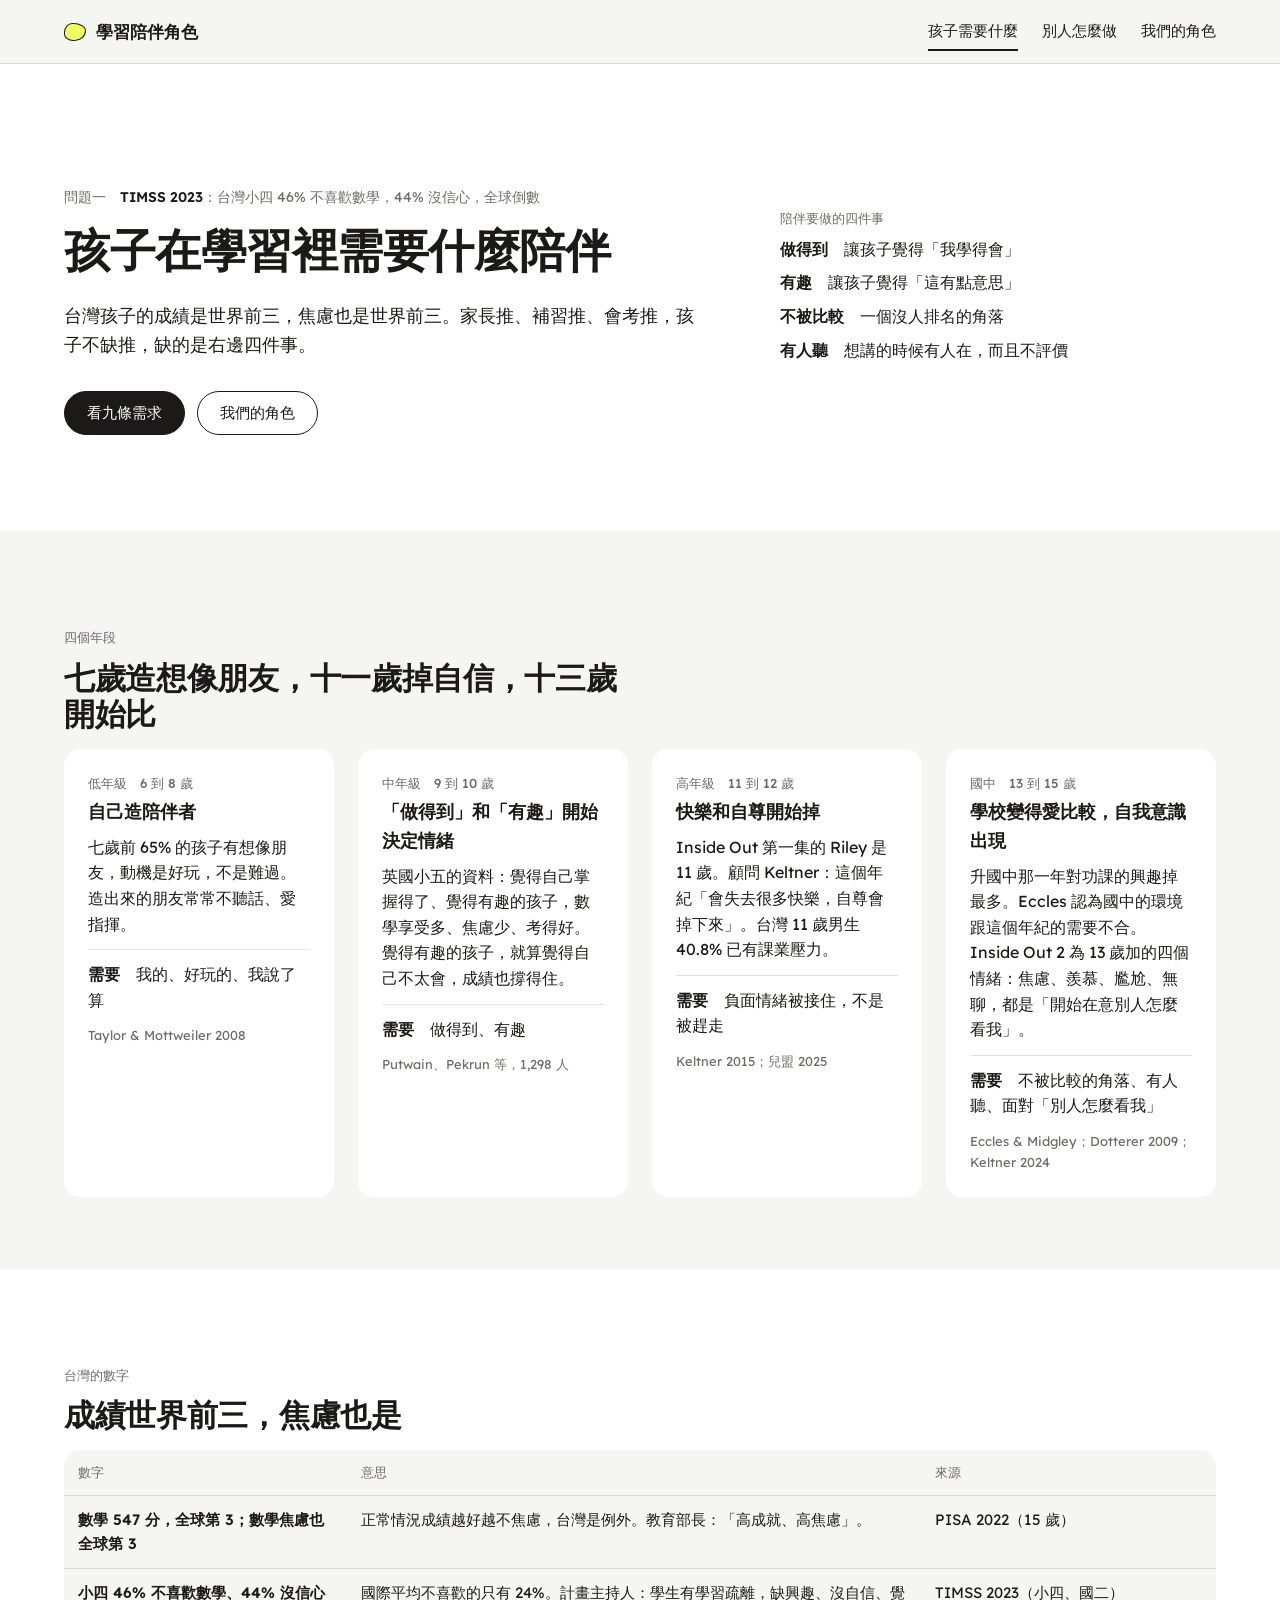
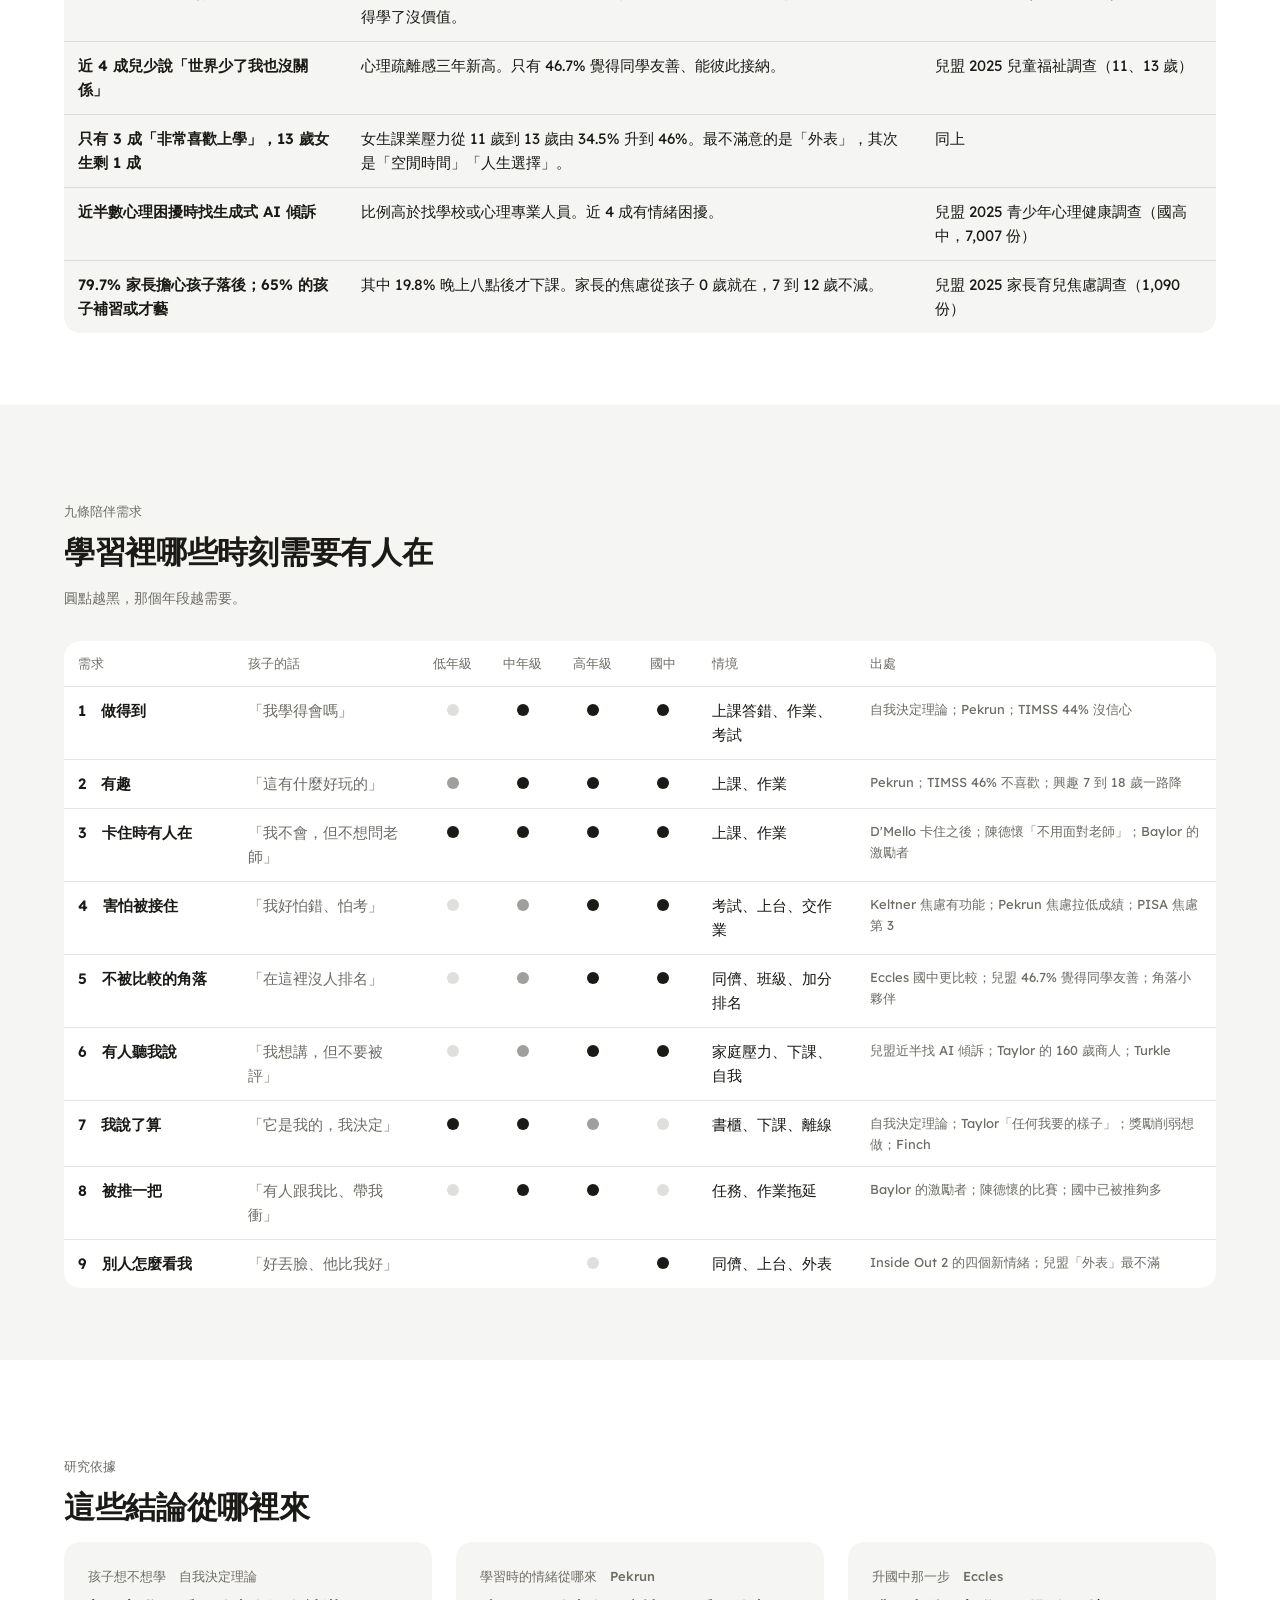
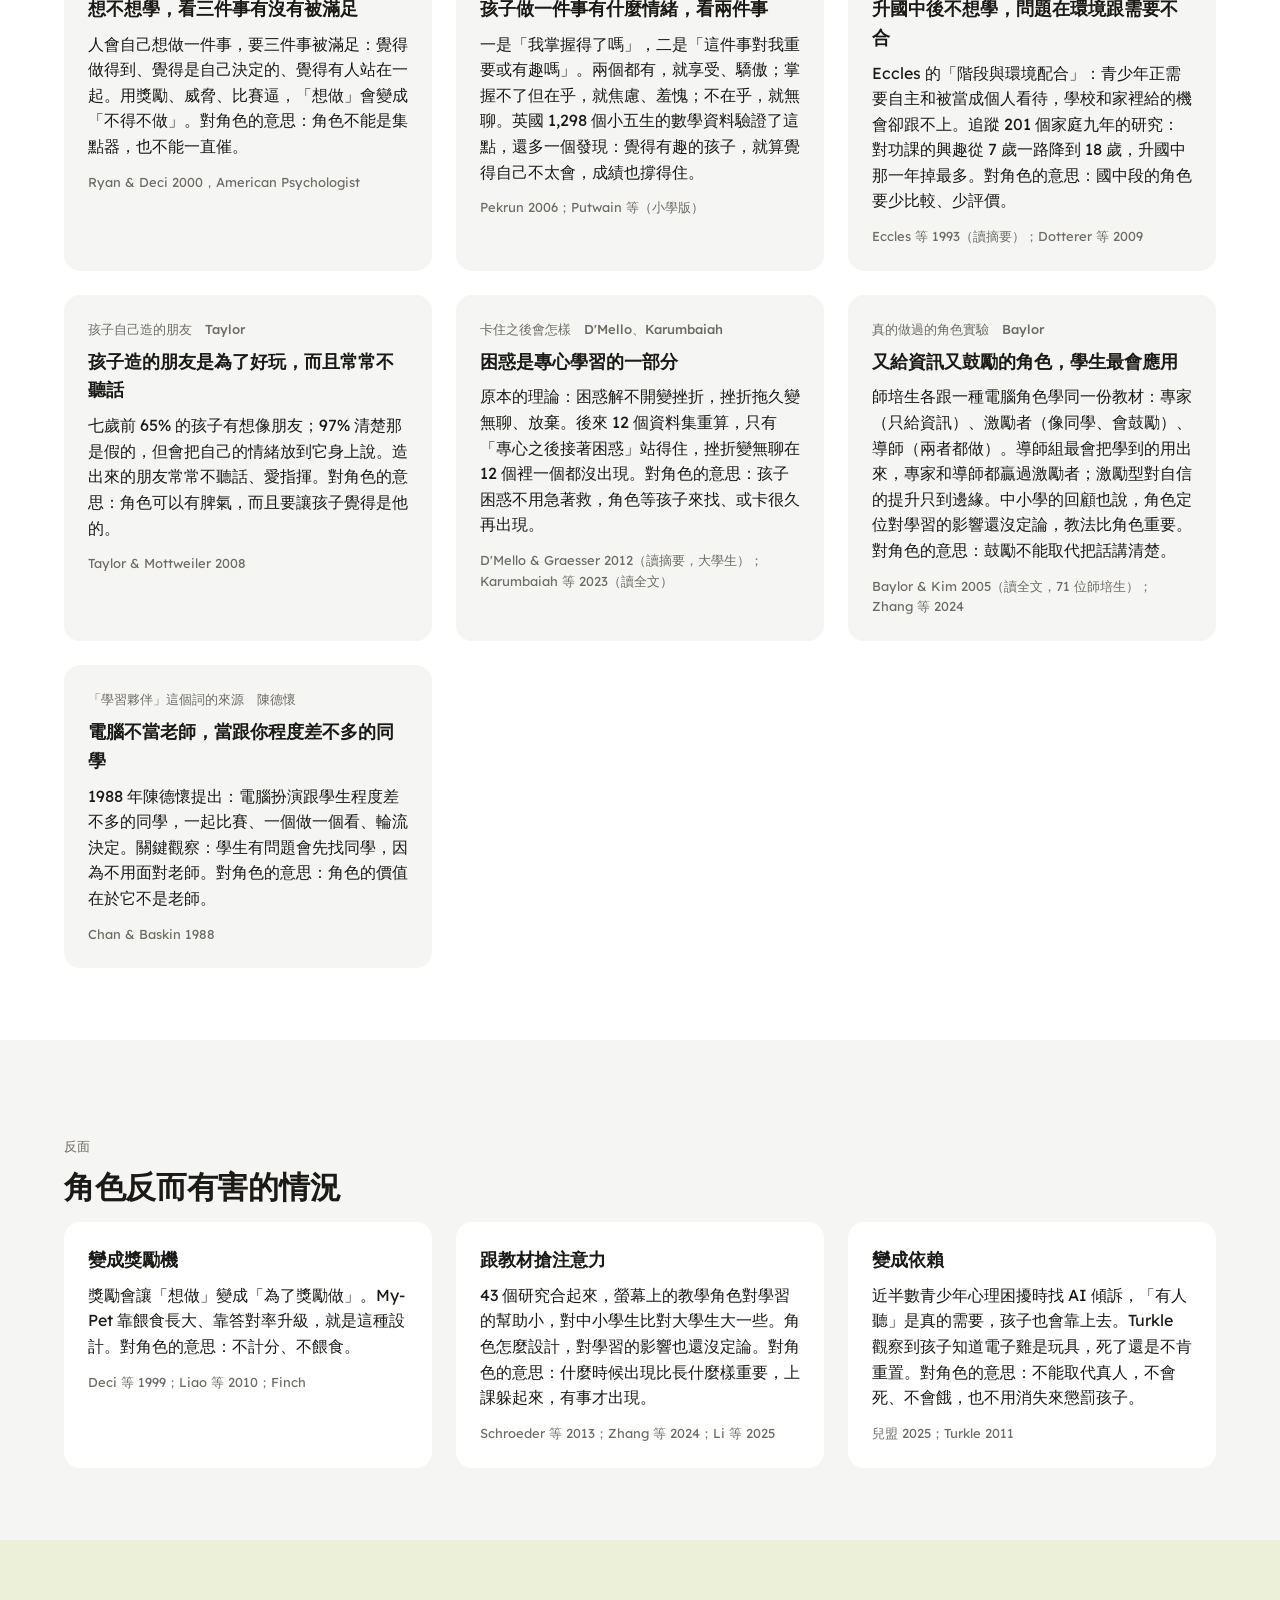
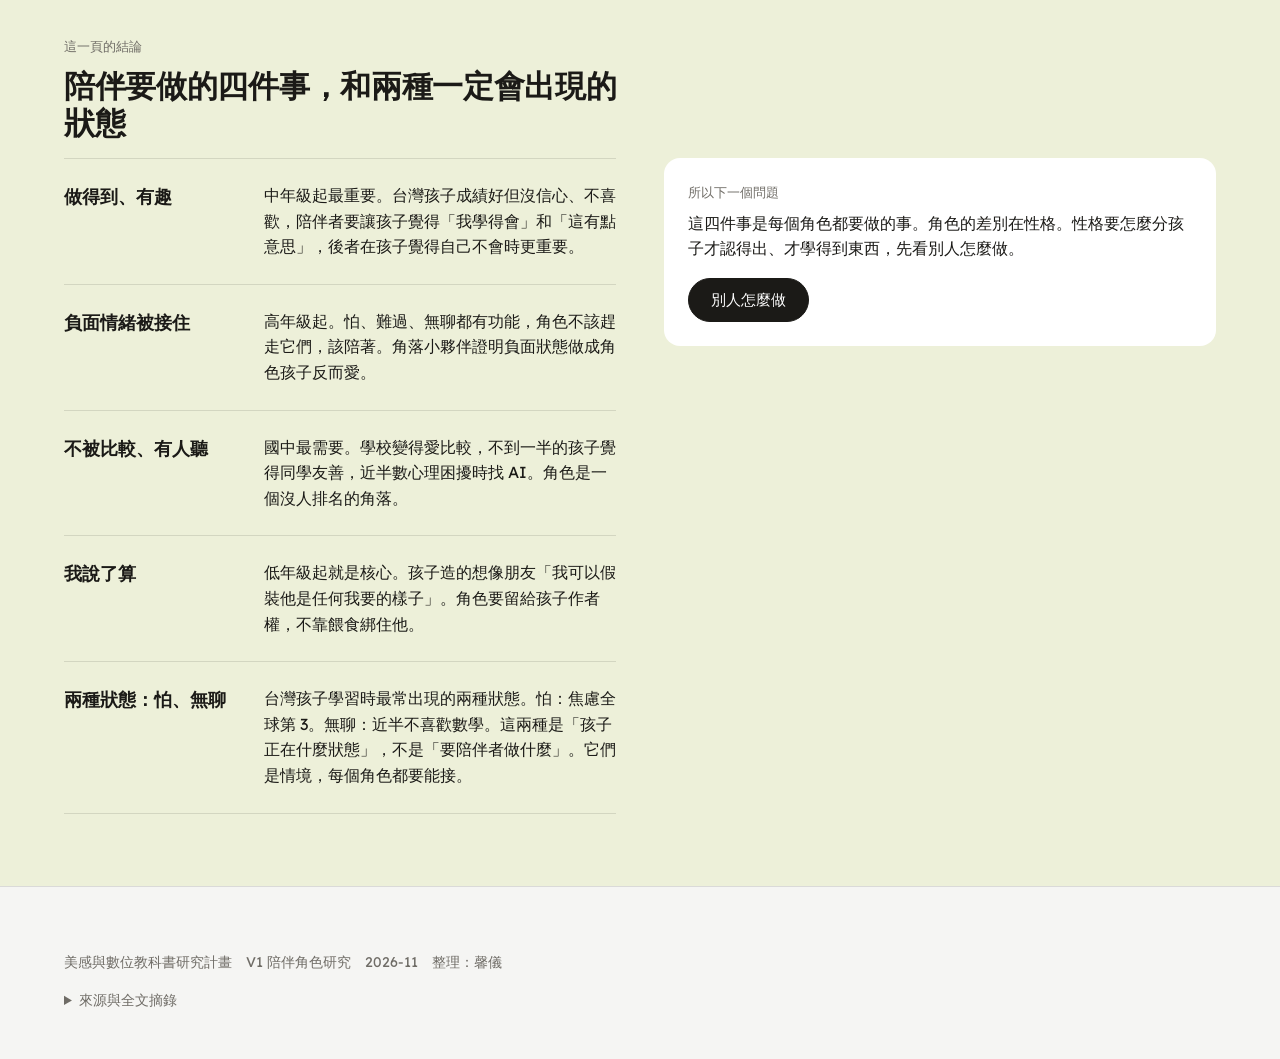
<file: needs.html>
<!doctype html>
<html lang="zh-Hant">
<head>
<meta charset="utf-8"><meta name="viewport" content="width=device-width, initial-scale=1, viewport-fit=cover">
<title>孩子需要什麼｜學習陪伴角色</title>
<link href="https://fonts.googleapis.com/css2?family=Lexend:wght@400;500;600&display=swap" rel="stylesheet">
<link rel="stylesheet" href="style.css">
</head>
<body>
<main>

<section class="hero"><div class="wrap">
  <div class="hero-grid">
    <div>
      <span class="fact">問題一　<b>TIMSS 2023</b>：台灣小四 46% 不喜歡數學，44% 沒信心，全球倒數</span>
      <h1>孩子在學習裡需要什麼陪伴</h1>
      <p class="lead">台灣孩子的成績是世界前三，焦慮也是世界前三。家長推、補習推、會考推，孩子不缺推，缺的是右邊四件事。</p>
      <div class="btn-row"><a class="btn" href="#需求">看九條需求</a><a class="btn sec" href="roles.html">我們的角色</a></div>
    </div>
    <div class="card">
      <div class="k">陪伴要做的四件事</div>
      <p><b>做得到</b>　讓孩子覺得「我學得會」</p>
      <p><b>有趣</b>　讓孩子覺得「這有點意思」</p>
      <p><b>不被比較</b>　一個沒人排名的角落</p>
      <p><b>有人聽</b>　想講的時候有人在，而且不評價</p>
    </div>
  </div>
</div></section>

<section><div class="wrap">
  <div class="kicker">四個年段</div>
  <h2>七歲造想像朋友，十一歲掉自信，十三歲開始比</h2>
  <div class="steps">
    <div class="card step"><div class="age">低年級　6 到 8 歲</div><h3>自己造陪伴者</h3><p>七歲前 65% 的孩子有想像朋友，動機是好玩，不是難過。造出來的朋友常常不聽話、愛指揮。</p><div class="need"><b>需要</b>　我的、好玩的、我說了算</div><div class="src">Taylor &amp; Mottweiler 2008</div></div>
    <div class="card step"><div class="age">中年級　9 到 10 歲</div><h3>「做得到」和「有趣」開始決定情緒</h3><p>英國小五的資料：覺得自己掌握得了、覺得有趣的孩子，數學享受多、焦慮少、考得好。覺得有趣的孩子，就算覺得自己不太會，成績也撐得住。</p><div class="need"><b>需要</b>　做得到、有趣</div><div class="src">Putwain、Pekrun 等，1,298 人</div></div>
    <div class="card step"><div class="age">高年級　11 到 12 歲</div><h3>快樂和自尊開始掉</h3><p>Inside Out 第一集的 Riley 是 11 歲。顧問 Keltner：這個年紀「會失去很多快樂，自尊會掉下來」。台灣 11 歲男生 40.8% 已有課業壓力。</p><div class="need"><b>需要</b>　負面情緒被接住，不是被趕走</div><div class="src">Keltner 2015；兒盟 2025</div></div>
    <div class="card step"><div class="age">國中　13 到 15 歲</div><h3>學校變得愛比較，自我意識出現</h3><p>升國中那一年對功課的興趣掉最多。Eccles 認為國中的環境跟這個年紀的需要不合。Inside Out 2 為 13 歲加的四個情緒：焦慮、羨慕、尷尬、無聊，都是「開始在意別人怎麼看我」。</p><div class="need"><b>需要</b>　不被比較的角落、有人聽、面對「別人怎麼看我」</div><div class="src">Eccles &amp; Midgley；Dotterer 2009；Keltner 2024</div></div>
  </div>
</div></section>

<section class="alt"><div class="wrap">
  <div class="kicker">台灣的數字</div>
  <h2>成績世界前三，焦慮也是</h2>
  <div class="tscroll"><table class="t">
    <thead><tr><th>數字</th><th>意思</th><th>來源</th></tr></thead>
    <tbody>
      <tr><td><b>數學 547 分，全球第 3；數學焦慮也全球第 3</b></td><td>正常情況成績越好越不焦慮，台灣是例外。教育部長：「高成就、高焦慮」。</td><td>PISA 2022（15 歲）</td></tr>
      <tr><td><b>小四 46% 不喜歡數學、44% 沒信心</b></td><td>國際平均不喜歡的只有 24%。計畫主持人：學生有學習疏離，缺興趣、沒自信、覺得學了沒價值。</td><td>TIMSS 2023（小四、國二）</td></tr>
      <tr><td><b>近 4 成兒少說「世界少了我也沒關係」</b></td><td>心理疏離感三年新高。只有 46.7% 覺得同學友善、能彼此接納。</td><td>兒盟 2025 兒童福祉調查（11、13 歲）</td></tr>
      <tr><td><b>只有 3 成「非常喜歡上學」，13 歲女生剩 1 成</b></td><td>女生課業壓力從 11 歲到 13 歲由 34.5% 升到 46%。最不滿意的是「外表」，其次是「空閒時間」「人生選擇」。</td><td>同上</td></tr>
      <tr><td><b>近半數心理困擾時找生成式 AI 傾訴</b></td><td>比例高於找學校或心理專業人員。近 4 成有情緒困擾。</td><td>兒盟 2025 青少年心理健康調查（國高中，7,007 份）</td></tr>
      <tr><td><b>79.7% 家長擔心孩子落後；65% 的孩子補習或才藝</b></td><td>其中 19.8% 晚上八點後才下課。家長的焦慮從孩子 0 歲就在，7 到 12 歲不減。</td><td>兒盟 2025 家長育兒焦慮調查（1,090 份）</td></tr>
    </tbody>
  </table></div>
</div></section>

<section id="需求"><div class="wrap">
  <div class="kicker">九條陪伴需求</div>
  <h2>學習裡哪些時刻需要有人在</h2>
  <p class="sub">圓點越黑，那個年段越需要。</p>
  <div class="tscroll"><table class="t" id="needs"></table></div>
</div></section>

<section class="alt"><div class="wrap">
  <div class="kicker">研究依據</div>
  <h2>這些結論從哪裡來</h2>
  <div class="grid g3">
    <div class="card"><div class="k">孩子想不想學　自我決定理論</div><h3>想不想學，看三件事有沒有被滿足</h3><p>人會自己想做一件事，要三件事被滿足：覺得做得到、覺得是自己決定的、覺得有人站在一起。用獎勵、威脅、比賽逼，「想做」會變成「不得不做」。對角色的意思：角色不能是集點器，也不能一直催。</p><div class="src">Ryan &amp; Deci 2000，American Psychologist</div></div>
    <div class="card"><div class="k">學習時的情緒從哪來　Pekrun</div><h3>孩子做一件事有什麼情緒，看兩件事</h3><p>一是「我掌握得了嗎」，二是「這件事對我重要或有趣嗎」。兩個都有，就享受、驕傲；掌握不了但在乎，就焦慮、羞愧；不在乎，就無聊。英國 1,298 個小五生的數學資料驗證了這點，還多一個發現：覺得有趣的孩子，就算覺得自己不太會，成績也撐得住。</p><div class="src">Pekrun 2006；Putwain 等（小學版）</div></div>
    <div class="card"><div class="k">升國中那一步　Eccles</div><h3>升國中後不想學，問題在環境跟需要不合</h3><p>Eccles 的「階段與環境配合」：青少年正需要自主和被當成個人看待，學校和家裡給的機會卻跟不上。追蹤 201 個家庭九年的研究：對功課的興趣從 7 歲一路降到 18 歲，升國中那一年掉最多。對角色的意思：國中段的角色要少比較、少評價。</p><div class="src">Eccles 等 1993（讀摘要）；Dotterer 等 2009</div></div>
    <div class="card"><div class="k">孩子自己造的朋友　Taylor</div><h3>孩子造的朋友是為了好玩，而且常常不聽話</h3><p>七歲前 65% 的孩子有想像朋友；97% 清楚那是假的，但會把自己的情緒放到它身上說。造出來的朋友常常不聽話、愛指揮。對角色的意思：角色可以有脾氣，而且要讓孩子覺得是他的。</p><div class="src">Taylor &amp; Mottweiler 2008</div></div>
    <div class="card"><div class="k">卡住之後會怎樣　D'Mello、Karumbaiah</div><h3>困惑是專心學習的一部分</h3><p>原本的理論：困惑解不開變挫折，挫折拖久變無聊、放棄。後來 12 個資料集重算，只有「專心之後接著困惑」站得住，挫折變無聊在 12 個裡一個都沒出現。對角色的意思：孩子困惑不用急著救，角色等孩子來找、或卡很久再出現。</p><div class="src">D'Mello &amp; Graesser 2012（讀摘要，大學生）；Karumbaiah 等 2023（讀全文）</div></div>
    <div class="card"><div class="k">真的做過的角色實驗　Baylor</div><h3>又給資訊又鼓勵的角色，學生最會應用</h3><p>師培生各跟一種電腦角色學同一份教材：專家（只給資訊）、激勵者（像同學、會鼓勵）、導師（兩者都做）。導師組最會把學到的用出來，專家和導師都贏過激勵者；激勵型對自信的提升只到邊緣。中小學的回顧也說，角色定位對學習的影響還沒定論，教法比角色重要。對角色的意思：鼓勵不能取代把話講清楚。</p><div class="src">Baylor &amp; Kim 2005（讀全文，71 位師培生）；Zhang 等 2024</div></div>
    <div class="card"><div class="k">「學習夥伴」這個詞的來源　陳德懷</div><h3>電腦不當老師，當跟你程度差不多的同學</h3><p>1988 年陳德懷提出：電腦扮演跟學生程度差不多的同學，一起比賽、一個做一個看、輪流決定。關鍵觀察：學生有問題會先找同學，因為不用面對老師。對角色的意思：角色的價值在於它不是老師。</p><div class="src">Chan &amp; Baskin 1988</div></div>
  </div>
</div></section>

<section><div class="wrap">
  <div class="kicker">反面</div>
  <h2>角色反而有害的情況</h2>
  <div class="grid g3">
    <div class="card"><h3>變成獎勵機</h3><p>獎勵會讓「想做」變成「為了獎勵做」。My-Pet 靠餵食長大、靠答對率升級，就是這種設計。對角色的意思：不計分、不餵食。</p><div class="src">Deci 等 1999；Liao 等 2010；Finch</div></div>
    <div class="card"><h3>跟教材搶注意力</h3><p>43 個研究合起來，螢幕上的教學角色對學習的幫助小，對中小學生比對大學生大一些。角色怎麼設計，對學習的影響也還沒定論。對角色的意思：什麼時候出現比長什麼樣重要，上課躲起來，有事才出現。</p><div class="src">Schroeder 等 2013；Zhang 等 2024；Li 等 2025</div></div>
    <div class="card"><h3>變成依賴</h3><p>近半數青少年心理困擾時找 AI 傾訴，「有人聽」是真的需要，孩子也會靠上去。Turkle 觀察到孩子知道電子雞是玩具，死了還是不肯重置。對角色的意思：不能取代真人，不會死、不會餓，也不用消失來懲罰孩子。</p><div class="src">兒盟 2025；Turkle 2011</div></div>
  </div>
</div></section>

<section class="band"><div class="wrap">
  <div class="kicker">這一頁的結論</div>
  <h2>陪伴要做的四件事，和兩種一定會出現的狀態</h2>
  <div class="two">
    <div>
      <div class="insight"><h3>做得到、有趣</h3><p>中年級起最重要。台灣孩子成績好但沒信心、不喜歡，陪伴者要讓孩子覺得「我學得會」和「這有點意思」，後者在孩子覺得自己不會時更重要。</p></div>
      <div class="insight"><h3>負面情緒被接住</h3><p>高年級起。怕、難過、無聊都有功能，角色不該趕走它們，該陪著。角落小夥伴證明負面狀態做成角色孩子反而愛。</p></div>
      <div class="insight"><h3>不被比較、有人聽</h3><p>國中最需要。學校變得愛比較，不到一半的孩子覺得同學友善，近半數心理困擾時找 AI。角色是一個沒人排名的角落。</p></div>
      <div class="insight"><h3>我說了算</h3><p>低年級起就是核心。孩子造的想像朋友「我可以假裝他是任何我要的樣子」。角色要留給孩子作者權，不靠餵食綁住他。</p></div>
      <div class="insight"><h3>兩種狀態：怕、無聊</h3><p>台灣孩子學習時最常出現的兩種狀態。怕：焦慮全球第 3。無聊：近半不喜歡數學。這兩種是「孩子正在什麼狀態」，不是「要陪伴者做什麼」。它們是情境，每個角色都要能接。</p></div>
    </div>
    <div class="card"><div class="k">所以下一個問題</div><p>這四件事是每個角色都要做的事。角色的差別在性格。性格要怎麼分孩子才認得出、才學得到東西，先看別人怎麼做。</p><p style="margin-top:16px"><a class="btn" href="cases.html">別人怎麼做</a></p></div>
  </div>
</div></section>

</main>
<footer class="closing"><div class="wrap">
  <div>美感與數位教科書研究計畫　V1 陪伴角色研究　2026-11　整理：馨儀</div>
  <details><summary>來源與全文摘錄</summary><ul>
    <li>Ryan &amp; Deci (2000). Self-determination theory and the facilitation of intrinsic motivation, social development, and well-being. American Psychologist 55(1), 68–78.</li>
    <li>Putwain, Schmitz, Wood &amp; Pekrun. The role of achievement emotions in primary school mathematics. British Journal of Educational Psychology.</li>
    <li>Eccles 等 (1993). Development during adolescence. American Psychologist 48(2), 90–101［讀摘要］；Dotterer, McHale &amp; Crouter (2009). Journal of Educational Psychology 101(2).</li>
    <li>Taylor &amp; Mottweiler (2008). Imaginary companions. American Journal of Play 1(1), 47–54.</li>
    <li>D'Mello &amp; Graesser (2012). Learning and Instruction 22(2), 145–157［讀摘要］；Karumbaiah, Baker, Ocumpaugh &amp; Andres (2023). IEEE Transactions on Affective Computing 14(2), 1696–1710［讀全文］.</li>
    <li>Baylor &amp; Kim (2005). Simulating instructional roles through pedagogical agents. IJAIED 15(2), 95–115［讀全文］.</li>
    <li>Schroeder, Adesope &amp; Gilbert (2013). Journal of Educational Computing Research 49(1), 1–39［讀摘要］；Zhang 等 (2024). Pedagogical agent design for K-12 education. Computers &amp; Education 223, 105165［讀全文］.</li>
    <li>Chan &amp; Baskin (1988). Studying with the Prince. ITS-88.</li>
    <li>Turkle (2011). Alone Together. Basic Books.</li>
    <li>PISA 2022：中央社 2023-12-06、聯合報「閱讀數學」；TIMSS 2023：台師大 2024-12-04 新聞稿、數感實驗室；兒盟 2025 三份調查新聞稿。</li>
      </ul></details>
</div></footer>
<script src="app.js"></script>
<script>
const SEG=['低年級','中年級','高年級','國中'];
const NEEDS=[
 [1,'做得到','我學得會嗎',[1,3,3,3],'上課答錯、作業、考試','自我決定理論；Pekrun；TIMSS 44% 沒信心'],
 [2,'有趣','這有什麼好玩的',[2,3,3,3],'上課、作業','Pekrun；TIMSS 46% 不喜歡；興趣 7 到 18 歲一路降'],
 [3,'卡住時有人在','我不會，但不想問老師',[3,3,3,3],'上課、作業','D\'Mello 卡住之後；陳德懷「不用面對老師」；Baylor 的激勵者'],
 [4,'害怕被接住','我好怕錯、怕考',[1,2,3,3],'考試、上台、交作業','Keltner 焦慮有功能；Pekrun 焦慮拉低成績；PISA 焦慮第 3'],
 [5,'不被比較的角落','在這裡沒人排名',[1,2,3,3],'同儕、班級、加分排名','Eccles 國中更比較；兒盟 46.7% 覺得同學友善；角落小夥伴'],
 [6,'有人聽我說','我想講，但不要被評',[1,2,3,3],'家庭壓力、下課、自我','兒盟近半找 AI 傾訴；Taylor 的 160 歲商人；Turkle'],
 [7,'我說了算','它是我的，我決定',[3,3,2,1],'書櫃、下課、離線','自我決定理論；Taylor「任何我要的樣子」；獎勵削弱想做；Finch'],
 [8,'被推一把','有人跟我比、帶我衝',[1,3,3,1],'任務、作業拖延','Baylor 的激勵者；陳德懷的比賽；國中已被推夠多'],
 [9,'別人怎麼看我','好丟臉、他比我好',[0,0,1,3],'同儕、上台、外表','Inside Out 2 的四個新情緒；兒盟「外表」最不滿'],
];
const cls=v=>['n','w','m',''][v];
document.getElementById('needs').innerHTML='<thead><tr><th style="width:170px">需求</th><th>孩子的話</th>'+SEG.map(s=>'<th style="text-align:center;width:70px">'+s+'</th>').join('')+'<th>情境</th><th>出處</th></tr></thead><tbody>'+
 NEEDS.map(n=>`<tr><td><b>${n[0]}　${n[1]}</b></td><td class="muted">「${n[2]}」</td>${n[3].map(v=>`<td style="text-align:center"><span class="dot ${cls(v)}"></span></td>`).join('')}<td>${n[4]}</td><td class="muted" style="font-size:13px">${n[5]}</td></tr>`).join('')+'</tbody>';
</script>
</body>
</html>
</file>
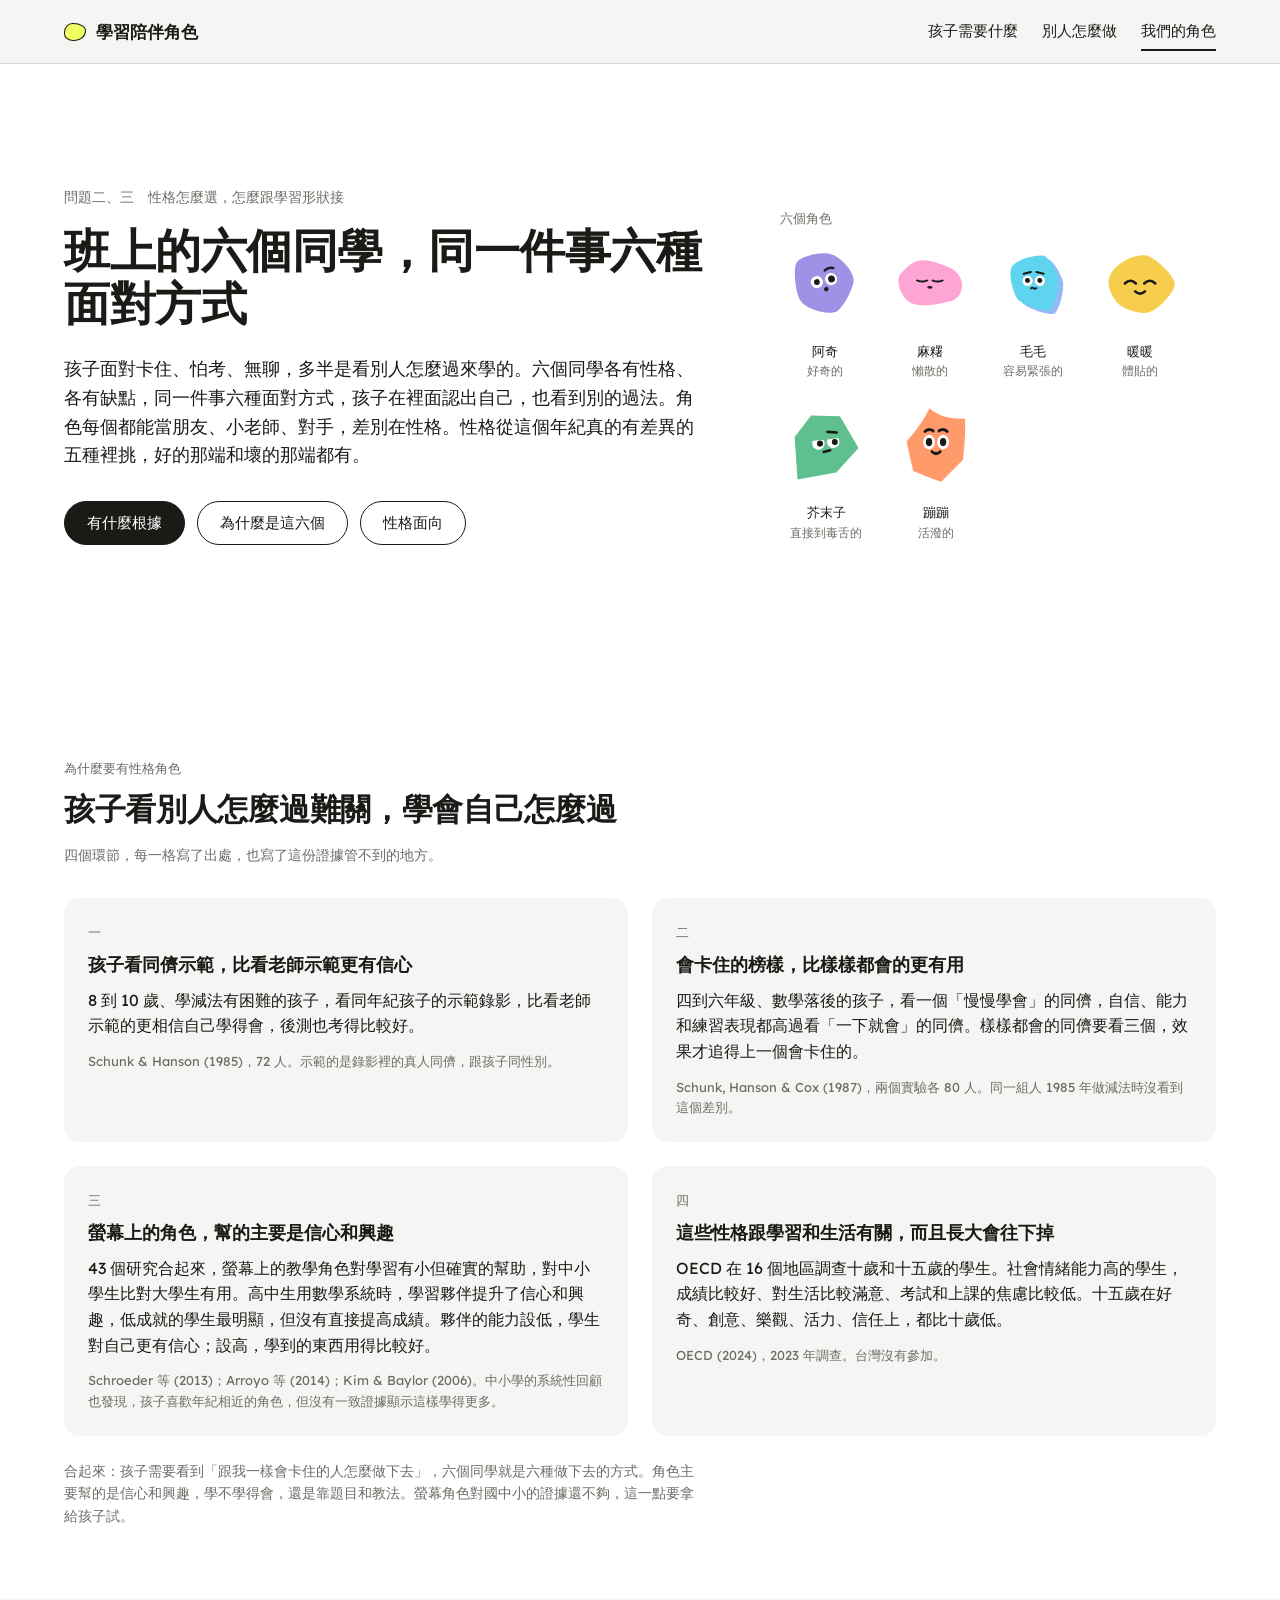
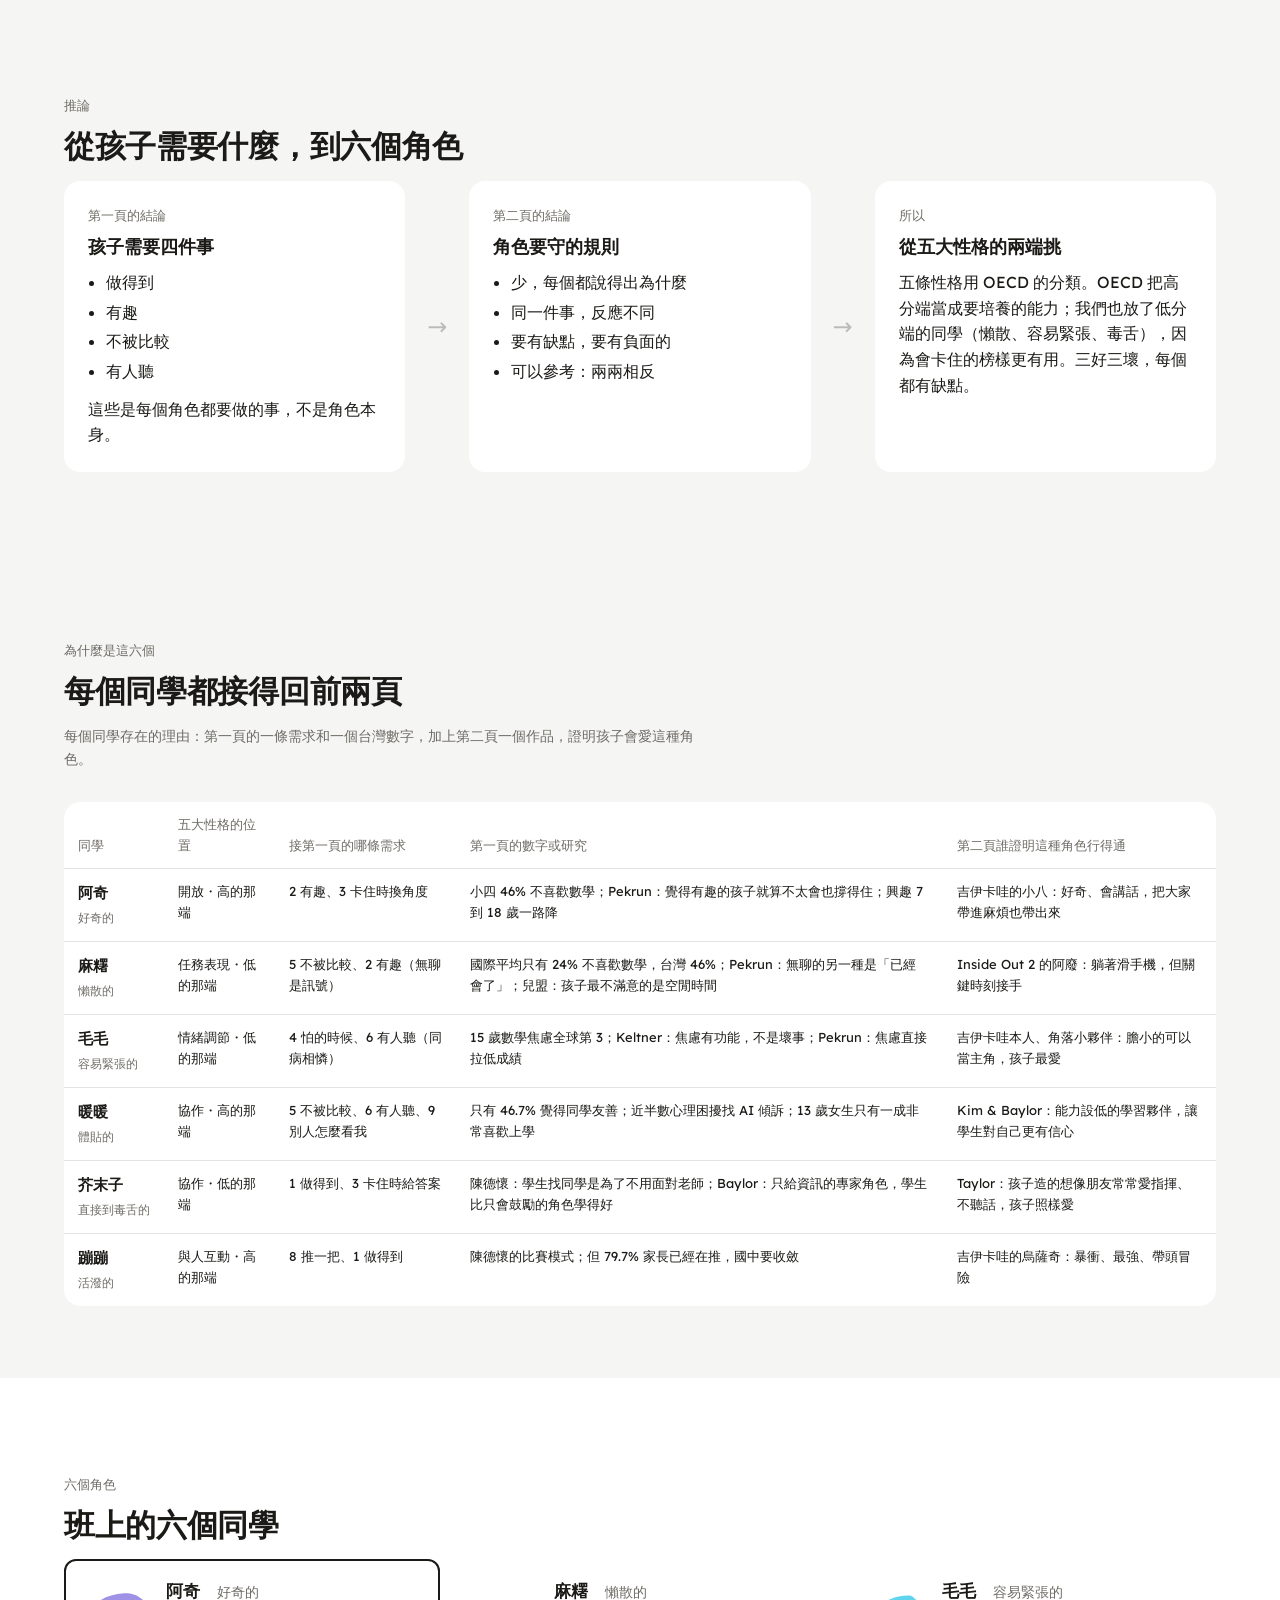
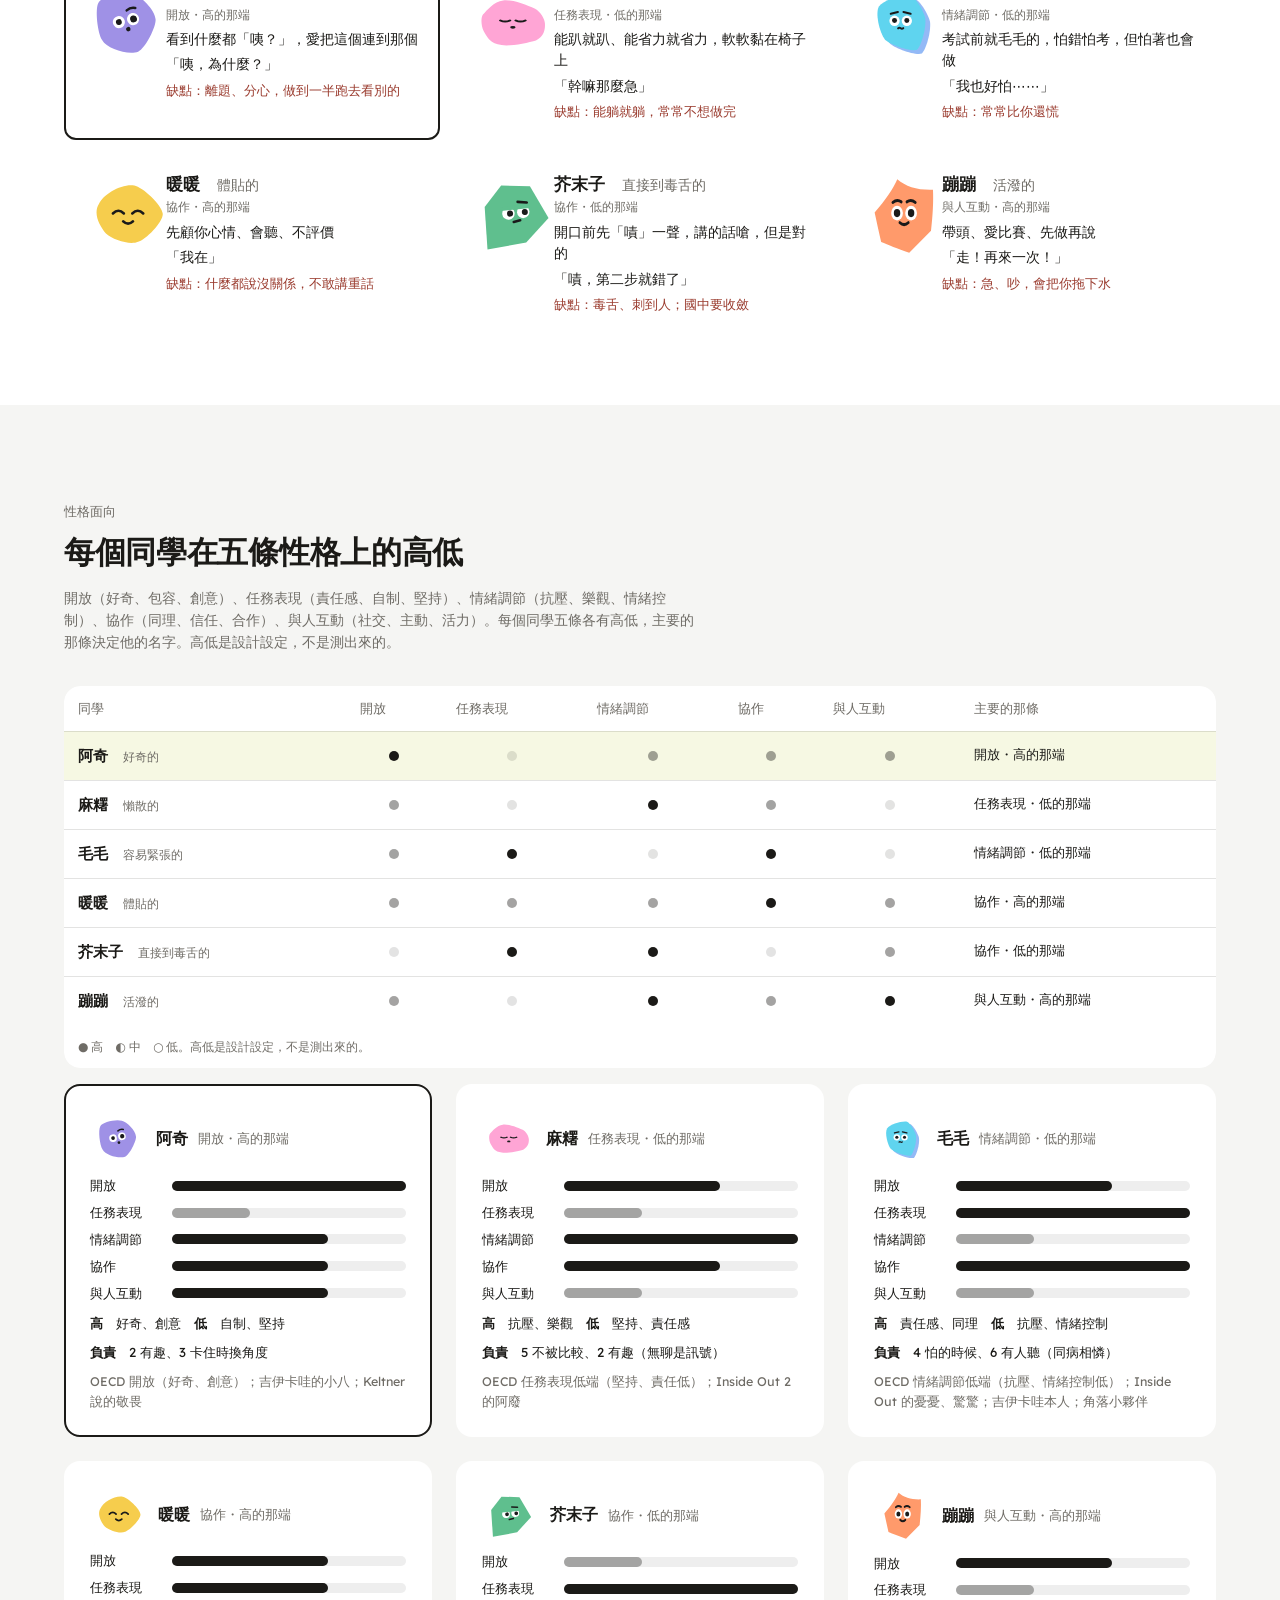
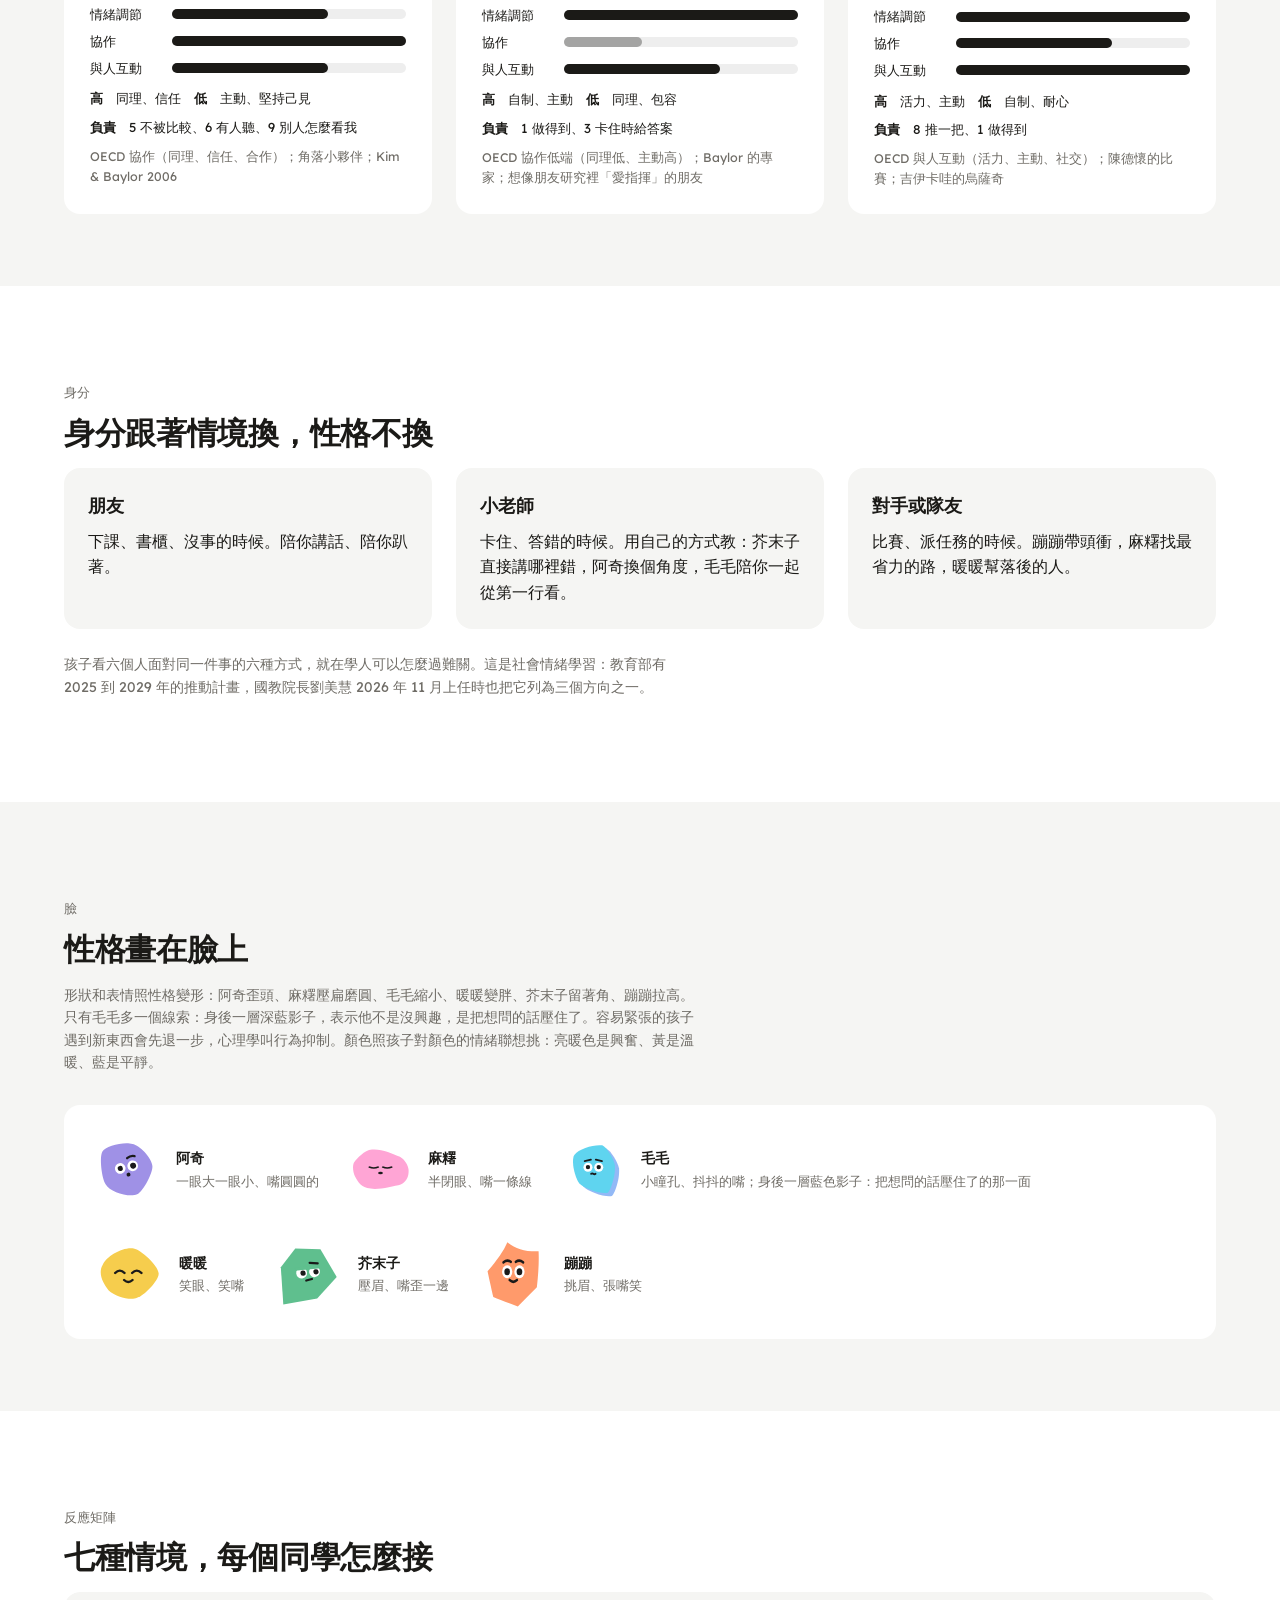
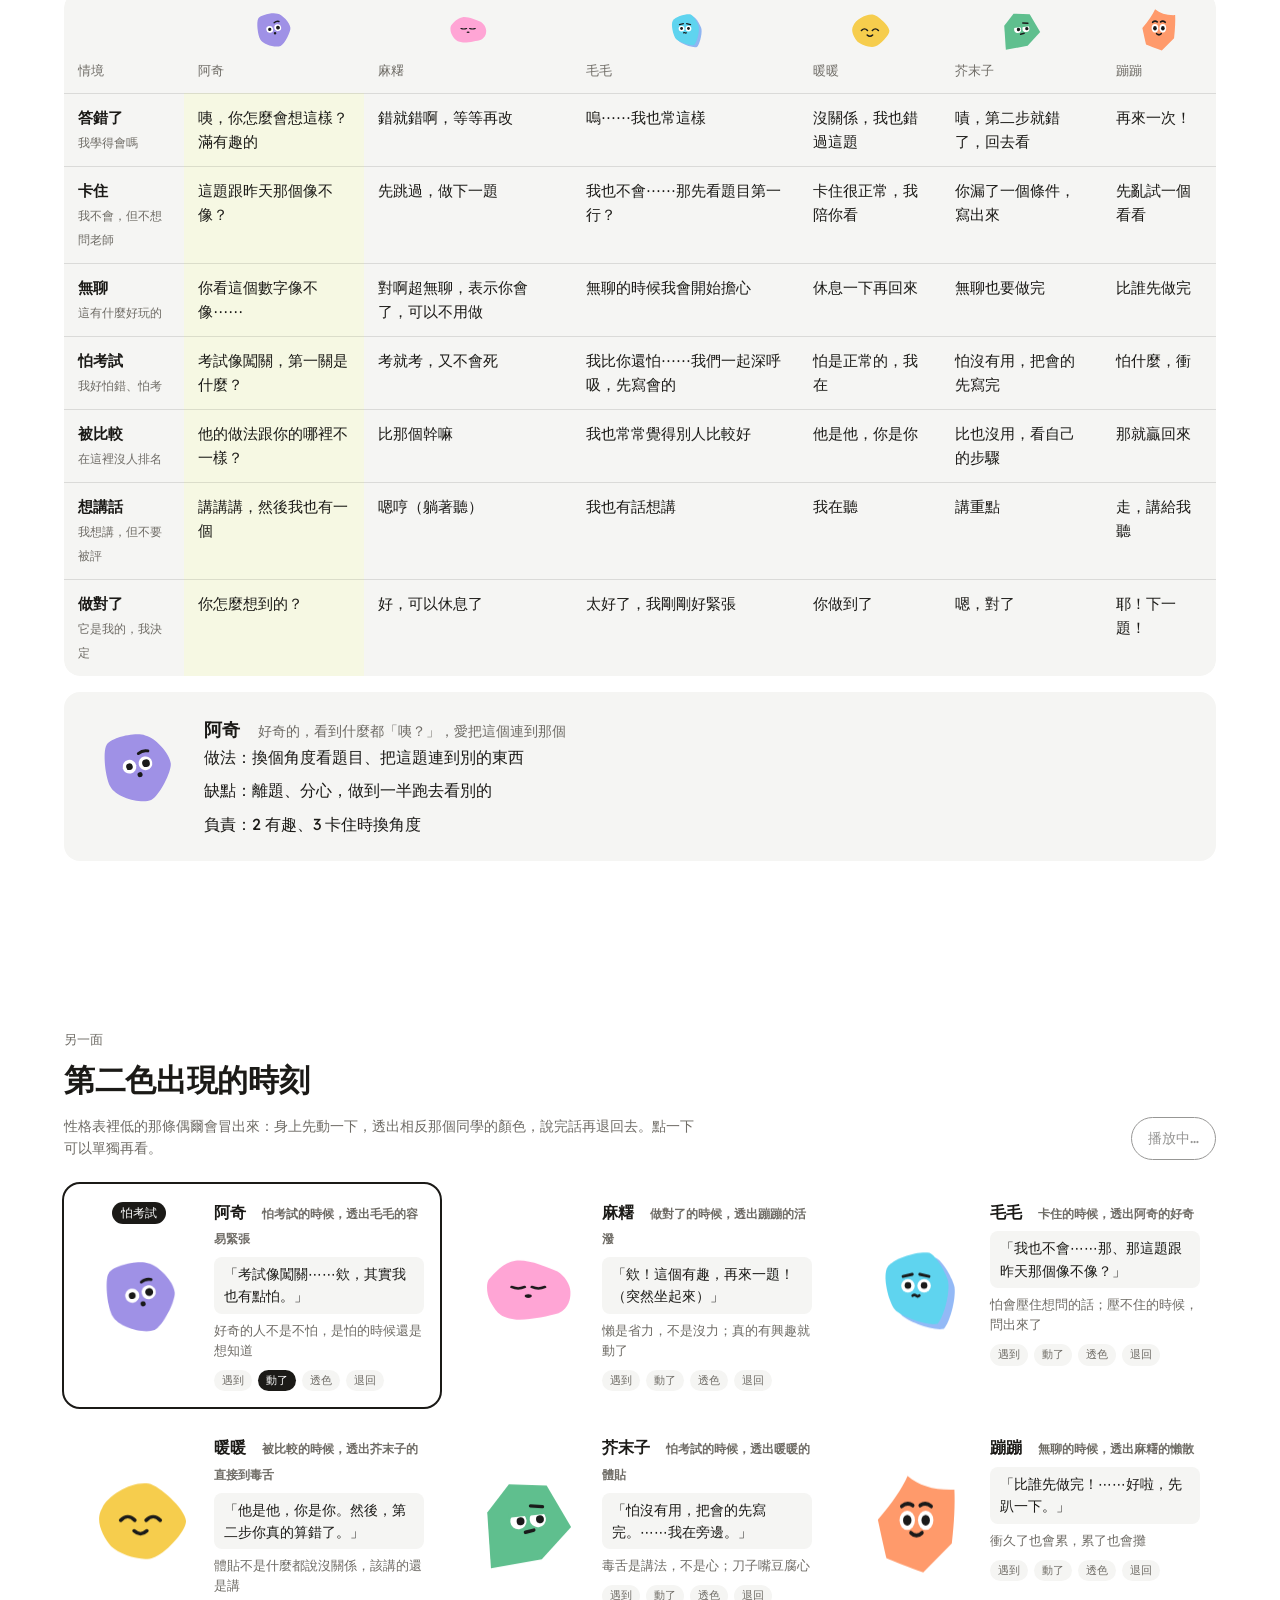
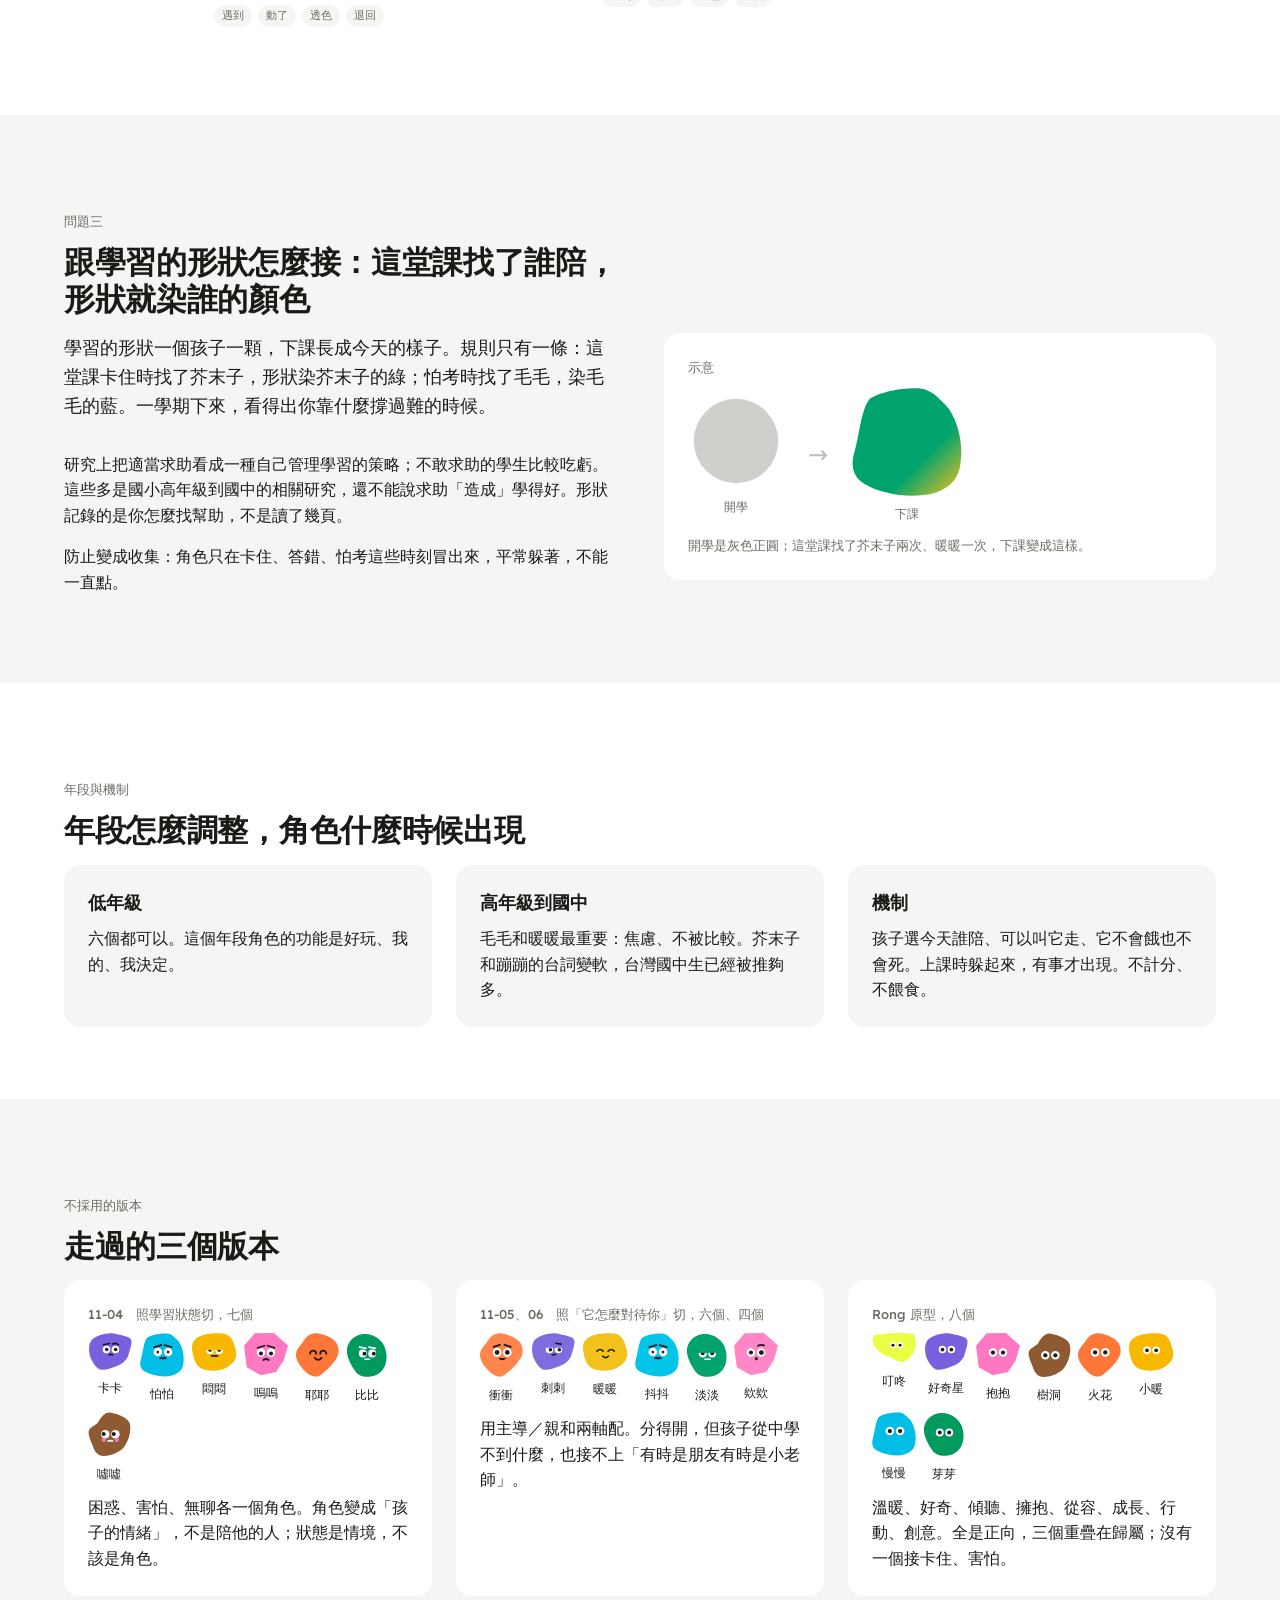
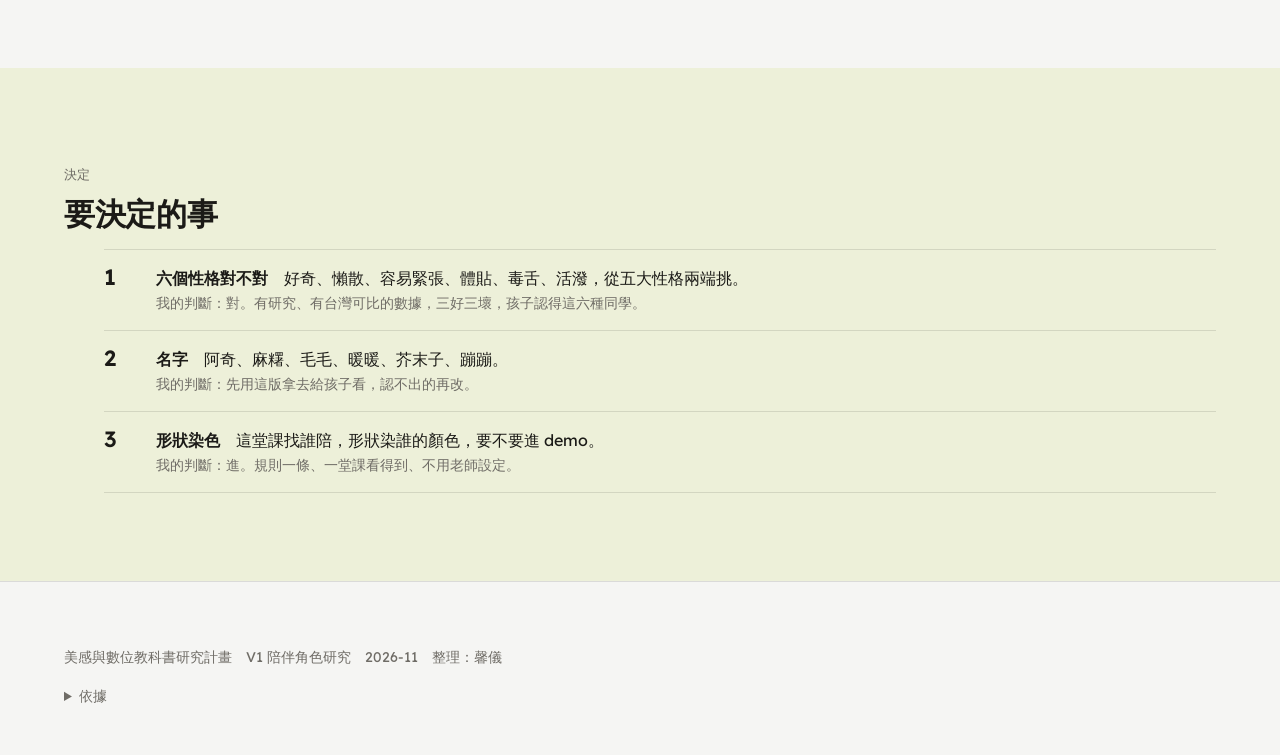
<file: roles.html>
<!doctype html>
<html lang="zh-Hant">
<head>
<meta charset="utf-8"><meta name="viewport" content="width=device-width, initial-scale=1, viewport-fit=cover">
<title>我們的角色｜學習陪伴角色</title>
<link href="https://fonts.googleapis.com/css2?family=Lexend:wght@400;500;600&display=swap" rel="stylesheet">
<link rel="stylesheet" href="style.css">
<style>
.chain{display:grid;grid-template-columns:1fr 32px 1fr 32px 1fr;gap:var(--s-4);align-items:stretch}
.chain .arr{display:flex;align-items:center;justify-content:center;color:#bbb;font-size:24px}
@media (max-width:900px){.chain{grid-template-columns:1fr}.chain .arr{transform:rotate(90deg);height:32px}}
.chain .card ul{margin:8px 0 0;padding-left:18px}.chain .card li{margin:4px 0}
.six{display:grid;grid-template-columns:repeat(3,1fr);gap:12px}
@media (max-width:900px){.six{grid-template-columns:repeat(2,1fr)}}
@media (max-width:640px){.six{grid-template-columns:1fr}}
.six .p{background:#fff;border-radius:var(--r-md);padding:16px;cursor:pointer;border:2px solid transparent;display:grid;grid-template-columns:72px 1fr;gap:12px}
.six .p.on{border-color:var(--ink)}
.six .p b{display:block;font-weight:600;font-size:17px}
.six .p .end{font-size:12px;color:var(--muted)}
.six .p .who{font-size:13.5px;margin-top:4px}
.six .p .say{font-size:14px;margin-top:4px}
.six .p .bad{font-size:13px;color:#9a3b2e;margin-top:4px}
.bars{display:grid;grid-template-columns:72px 1fr;gap:6px 10px;align-items:center;font-size:13px}
.bars .bar{height:10px;border-radius:5px;background:#eee;position:relative}
.bars .bar i{position:absolute;left:0;top:0;bottom:0;border-radius:5px;background:var(--ink)}
.bars .bar.lo i{opacity:.35}
.dimtable td,.dimtable th{text-align:center}
.dimtable td:first-child,.dimtable th:first-child{text-align:left}
.lv{display:inline-block;width:10px;height:10px;border-radius:50%;background:var(--ink)}
.lv.m{opacity:.4}.lv.l{opacity:.12}
.facelegend{display:flex;gap:24px;flex-wrap:wrap;align-items:center}
.facelegend div{display:flex;gap:10px;align-items:center;font-size:14px}
.shape-demo{display:flex;gap:24px;align-items:center;flex-wrap:wrap}
</style>
</head>
<body>
<main>

<section class="hero"><div class="wrap">
  <div class="hero-grid">
    <div>
      <span class="fact">問題二、三　性格怎麼選，怎麼跟學習形狀接</span>
      <h1>班上的六個同學，同一件事六種面對方式</h1>
      <p class="lead">孩子面對卡住、怕考、無聊，多半是看別人怎麼過來學的。六個同學各有性格、各有缺點，同一件事六種面對方式，孩子在裡面認出自己，也看到別的過法。角色每個都能當朋友、小老師、對手，差別在性格。性格從這個年紀真的有差異的五種裡挑，好的那端和壞的那端都有。</p>
      <div class="btn-row"><a class="btn" href="#根據">有什麼根據</a><a class="btn sec" href="#為什麼">為什麼是這六個</a><a class="btn sec" href="#面向">性格面向</a></div>
    </div>
    <div class="card" id="herocast"></div>
  </div>
</div></section>

<section class="alt" id="根據"><div class="wrap">
  <div class="kicker">為什麼要有性格角色</div>
  <h2>孩子看別人怎麼過難關，學會自己怎麼過</h2>
  <p class="sub">四個環節，每一格寫了出處，也寫了這份證據管不到的地方。</p>
  <div class="grid g2">
    <div class="card"><div class="k">一</div><h3>孩子看同儕示範，比看老師示範更有信心</h3><p>8 到 10 歲、學減法有困難的孩子，看同年紀孩子的示範錄影，比看老師示範的更相信自己學得會，後測也考得比較好。</p><p class="src">Schunk &amp; Hanson (1985)，72 人。示範的是錄影裡的真人同儕，跟孩子同性別。</p></div>
    <div class="card"><div class="k">二</div><h3>會卡住的榜樣，比樣樣都會的更有用</h3><p>四到六年級、數學落後的孩子，看一個「慢慢學會」的同儕，自信、能力和練習表現都高過看「一下就會」的同儕。樣樣都會的同儕要看三個，效果才追得上一個會卡住的。</p><p class="src">Schunk, Hanson &amp; Cox (1987)，兩個實驗各 80 人。同一組人 1985 年做減法時沒看到這個差別。</p></div>
    <div class="card"><div class="k">三</div><h3>螢幕上的角色，幫的主要是信心和興趣</h3><p>43 個研究合起來，螢幕上的教學角色對學習有小但確實的幫助，對中小學生比對大學生有用。高中生用數學系統時，學習夥伴提升了信心和興趣，低成就的學生最明顯，但沒有直接提高成績。夥伴的能力設低，學生對自己更有信心；設高，學到的東西用得比較好。</p><p class="src">Schroeder 等 (2013)；Arroyo 等 (2014)；Kim &amp; Baylor (2006)。中小學的系統性回顧也發現，孩子喜歡年紀相近的角色，但沒有一致證據顯示這樣學得更多。</p></div>
    <div class="card"><div class="k">四</div><h3>這些性格跟學習和生活有關，而且長大會往下掉</h3><p>OECD 在 16 個地區調查十歲和十五歲的學生。社會情緒能力高的學生，成績比較好、對生活比較滿意、考試和上課的焦慮比較低。十五歲在好奇、創意、樂觀、活力、信任上，都比十歲低。</p><p class="src">OECD (2024)，2023 年調查。台灣沒有參加。</p></div>
  </div>
  <p class="sub" style="margin:var(--s-5) 0 0">合起來：孩子需要看到「跟我一樣會卡住的人怎麼做下去」，六個同學就是六種做下去的方式。角色主要幫的是信心和興趣，學不學得會，還是靠題目和教法。螢幕角色對國中小的證據還不夠，這一點要拿給孩子試。</p>
</div></section>

<section id="推論"><div class="wrap">
  <div class="kicker">推論</div>
  <h2>從孩子需要什麼，到六個角色</h2>
  <div class="chain">
    <div class="card"><div class="k">第一頁的結論</div><h3>孩子需要四件事</h3><ul><li>做得到</li><li>有趣</li><li>不被比較</li><li>有人聽</li></ul><p style="margin-top:12px">這些是每個角色都要做的事，不是角色本身。</p></div>
    <div class="arr">→</div>
    <div class="card"><div class="k">第二頁的結論</div><h3>角色要守的規則</h3><ul><li>少，每個都說得出為什麼</li><li>同一件事，反應不同</li><li>要有缺點，要有負面的</li><li>可以參考：兩兩相反</li></ul></div>
    <div class="arr">→</div>
    <div class="card"><div class="k">所以</div><h3>從五大性格的兩端挑</h3><p>五條性格用 OECD 的分類。OECD 把高分端當成要培養的能力；我們也放了低分端的同學（懶散、容易緊張、毒舌），因為會卡住的榜樣更有用。三好三壞，每個都有缺點。</p></div>
  </div>
</div></section>

<section id="為什麼"><div class="wrap">
  <div class="kicker">為什麼是這六個</div>
  <h2>每個同學都接得回前兩頁</h2>
  <p class="sub">每個同學存在的理由：第一頁的一條需求和一個台灣數字，加上第二頁一個作品，證明孩子會愛這種角色。</p>
  <div class="tscroll"><table class="t" id="whysix"></table></div>
</div></section>

<section class="alt" id="六個"><div class="wrap">
  <div class="kicker">六個角色</div>
  <h2>班上的六個同學</h2>
  <div class="six" id="six"></div>
</div></section>

<section id="面向"><div class="wrap">
  <div class="kicker">性格面向</div>
  <h2>每個同學在五條性格上的高低</h2>
  <p class="sub">開放（好奇、包容、創意）、任務表現（責任感、自制、堅持）、情緒調節（抗壓、樂觀、情緒控制）、協作（同理、信任、合作）、與人互動（社交、主動、活力）。每個同學五條各有高低，主要的那條決定他的名字。高低是設計設定，不是測出來的。</p>
  <div class="tscroll"><table class="t dimtable" id="dims"></table></div>
  <div class="grid g3" style="margin-top:16px" id="facets"></div>
</div></section>

<section class="alt"><div class="wrap">
  <div class="kicker">身分</div>
  <h2>身分跟著情境換，性格不換</h2>
  <div class="grid g3">
    <div class="card"><h3>朋友</h3><p>下課、書櫃、沒事的時候。陪你講話、陪你趴著。</p></div>
    <div class="card"><h3>小老師</h3><p>卡住、答錯的時候。用自己的方式教：芥末子直接講哪裡錯，阿奇換個角度，毛毛陪你一起從第一行看。</p></div>
    <div class="card"><h3>對手或隊友</h3><p>比賽、派任務的時候。蹦蹦帶頭衝，麻糬找最省力的路，暖暖幫落後的人。</p></div>
  </div>
  <p class="sub" style="margin-top:24px">孩子看六個人面對同一件事的六種方式，就在學人可以怎麼過難關。這是社會情緒學習：教育部有 2025 到 2029 年的推動計畫，國教院長劉美慧 2026 年 11 月上任時也把它列為三個方向之一。</p>
</div></section>

<section><div class="wrap">
  <div class="kicker">臉</div>
  <h2>性格畫在臉上</h2>
  <p class="sub">形狀和表情照性格變形：阿奇歪頭、麻糬壓扁磨圓、毛毛縮小、暖暖變胖、芥末子留著角、蹦蹦拉高。只有毛毛多一個線索：身後一層深藍影子，表示他不是沒興趣，是把想問的話壓住了。容易緊張的孩子遇到新東西會先退一步，心理學叫行為抑制。顏色照孩子對顏色的情緒聯想挑：亮暖色是興奮、黃是溫暖、藍是平靜。</p>
  <div class="card"><div class="facelegend" id="facelegend"></div></div>
</div></section>

<section class="alt" id="矩陣"><div class="wrap">
  <div class="kicker">反應矩陣</div>
  <h2>七種情境，每個同學怎麼接</h2>
  <div class="tscroll"><table class="t mx" id="mx"></table></div>
  <div class="card" id="detail" style="margin-top:16px"></div>
</div></section>

<section class="alt" id="另一面"><div class="wrap">
  <div class="other-head"><div>
    <div class="kicker">另一面</div>
    <h2>第二色出現的時刻</h2>
    <p class="sub">性格表裡低的那條偶爾會冒出來：身上先動一下，透出相反那個同學的顏色，說完話再退回去。點一下可以單獨再看。</p>
  </div><button class="btn-play" id="playall" type="button">依序播放六個</button></div>
  <div class="other" id="other"></div>
</div></section>

<section id="形狀"><div class="wrap">
  <div class="kicker">問題三</div>
  <h2>跟學習的形狀怎麼接：這堂課找了誰陪，形狀就染誰的顏色</h2>
  <div class="two">
    <div>
      <p class="lead">學習的形狀一個孩子一顆，下課長成今天的樣子。規則只有一條：這堂課卡住時找了芥末子，形狀染芥末子的綠；怕考時找了毛毛，染毛毛的藍。一學期下來，看得出你靠什麼撐過難的時候。</p>
      <p>研究上把適當求助看成一種自己管理學習的策略；不敢求助的學生比較吃虧。這些多是國小高年級到國中的相關研究，還不能說求助「造成」學得好。形狀記錄的是你怎麼找幫助，不是讀了幾頁。</p>
      <p>防止變成收集：角色只在卡住、答錯、怕考這些時刻冒出來，平常躲著，不能一直點。</p>
    </div>
    <div class="card"><div class="k">示意</div><div class="shape-demo" id="shapedemo"></div><p class="muted" style="font-size:13px;margin-top:12px">開學是灰色正圓；這堂課找了芥末子兩次、暖暖一次，下課變成這樣。</p></div>
  </div>
</div></section>

<section class="alt"><div class="wrap">
  <div class="kicker">年段與機制</div>
  <h2>年段怎麼調整，角色什麼時候出現</h2>
  <div class="grid g3">
    <div class="card"><h3>低年級</h3><p>六個都可以。這個年段角色的功能是好玩、我的、我決定。</p></div>
    <div class="card"><h3>高年級到國中</h3><p>毛毛和暖暖最重要：焦慮、不被比較。芥末子和蹦蹦的台詞變軟，台灣國中生已經被推夠多。</p></div>
    <div class="card"><h3>機制</h3><p>孩子選今天誰陪、可以叫它走、它不會餓也不會死。上課時躲起來，有事才出現。不計分、不餵食。</p></div>
  </div>
</div></section>

<section><div class="wrap">
  <div class="kicker">不採用的版本</div>
  <h2>走過的三個版本</h2>
  <div class="grid g3">
    <div class="card"><div class="k">11-04　照學習狀態切，七個</div><div style="display:flex;flex-wrap:wrap;gap:8px;margin:8px 0 12px" id="v1"></div><p>困惑、害怕、無聊各一個角色。角色變成「孩子的情緒」，不是陪他的人；狀態是情境，不該是角色。</p></div>
    <div class="card"><div class="k">11-05、06　照「它怎麼對待你」切，六個、四個</div><div style="display:flex;flex-wrap:wrap;gap:8px;margin:8px 0 12px" id="v2"></div><p>用主導／親和兩軸配。分得開，但孩子從中學不到什麼，也接不上「有時是朋友有時是小老師」。</p></div>
    <div class="card"><div class="k">Rong 原型，八個</div><div style="display:flex;flex-wrap:wrap;gap:8px;margin:8px 0 12px" id="rong"></div><p>溫暖、好奇、傾聽、擁抱、從容、成長、行動、創意。全是正向，三個重疊在歸屬；沒有一個接卡住、害怕。</p></div>
  </div>
</div></section>

<section class="band" id="拍板"><div class="wrap">
  <div class="kicker">決定</div>
  <h2>要決定的事</h2>
  <ol class="decide">
    <li><div><b>六個性格對不對</b>　好奇、懶散、容易緊張、體貼、毒舌、活潑，從五大性格兩端挑。<div class="my">我的判斷：對。有研究、有台灣可比的數據，三好三壞，孩子認得這六種同學。</div></div></li>
    <li><div><b>名字</b>　阿奇、麻糬、毛毛、暖暖、芥末子、蹦蹦。<div class="my">我的判斷：先用這版拿去給孩子看，認不出的再改。</div></div></li>
    <li><div><b>形狀染色</b>　這堂課找誰陪，形狀染誰的顏色，要不要進 demo。<div class="my">我的判斷：進。規則一條、一堂課看得到、不用老師設定。</div></div></li>
  </ol>
</div></section>

</main>
<footer class="closing"><div class="wrap">
  <div>美感與數位教科書研究計畫　V1 陪伴角色研究　2026-11　整理：馨儀</div>
  <details><summary>依據</summary><ul>
    <li>Schunk, D. H., &amp; Hanson, A. R. (1985). Peer models: Influence on children's self-efficacy and achievement. Journal of Educational Psychology, 77(3), 313–322.［讀全文］</li>
    <li>Schunk, D. H., Hanson, A. R., &amp; Cox, P. D. (1987). Peer-model attributes and children's achievement behaviors. Journal of Educational Psychology, 79(1), 54–61.［讀全文］</li>
    <li>Schroeder, N. L., Adesope, O. O., &amp; Gilbert, R. B. (2013). How effective are pedagogical agents for learning? A meta-analytic review. Journal of Educational Computing Research, 49(1), 1–39.［讀摘要］</li>
    <li>Arroyo, I., Woolf, B. P., Burleson, W., Muldner, K., Rai, D., &amp; Tai, M. (2014). A multimedia adaptive tutoring system for mathematics that addresses cognition, metacognition and affect. IJAIED, 24(4), 387–426.［讀全文；高中生］</li>
    <li>Kim, Y., &amp; Baylor, A. L. (2006). Pedagogical agents as learning companions: The role of agent competency and type of interaction. ETR&amp;D, 54(3), 223–243.［讀摘要；72 位大學生］</li>
    <li>Zhang, S., Jaldi, C. D., Schroeder, N. L., 等 (2024). Pedagogical agent design for K-12 education: A systematic review. Computers &amp; Education, 223, 105165.［讀全文；44 個中小學研究］</li>
    <li>OECD (2024). Social and Emotional Skills for Better Lives: Findings from the OECD Survey on Social and Emotional Skills 2023. 16 個地區，不含台灣；十歲組是選做。五大領域各三個子技能。放進低分端的同學是我們的設計決定，OECD 沒有這樣建議。</li>
    <li>行為抑制：Kagan, J., Reznick, J. S., &amp; Snidman, N. (1988). Biological bases of childhood shyness. Science, 240, 167–171。追蹤兩歲時特別拘謹的孩子，七歲時多數跟陌生大人小孩相處仍安靜、退縮。［讀摘要］</li>
    <li>求助：Newman, R. S. (2002). Theory Into Practice, 41(2), 132–138；Ryan, A. M., Pintrich, P. R., &amp; Midgley, C. (2001). Educational Psychology Review, 13(2), 93–114。都是理論與回顧，底下的資料是相關研究。［讀摘要］</li>
    <li>社會情緒學習政策：劉美慧接任國教院長新聞稿，中央社訊息平台 2026-11-03（臺師大發布）；教育部社會情緒學習五年計畫 2025–2029。</li>
    <li>缺點可以當主角：Inside Out 的角色設計；角落小夥伴；Taylor &amp; Mottweiler (2008)。</li>
    <li>角色身分：Baylor &amp; Kim (2005) 專家、激勵者、導師；Chan &amp; Baskin (1988) 競爭者、旁觀者、分工者。</li>
    <li>形狀以 Figma「色彩與形狀」60 顆幾何形狀為底（阿奇 #8、麻糬 #12、毛毛 #1、暖暖 #33、芥末子 #6、蹦蹦 #28）。顏色聯想：Boyatzis &amp; Varghese (1994)。焦慮和覺得有趣互相排擠：Putwain 等（小學版 Pekrun）。</li>
    <li>每個同學在五條性格上的高低是設計設定，不是測出來的。</li>
  </ul></details>
</div></footer>
<script src="https://cdnjs.cloudflare.com/ajax/libs/gsap/3.12.5/gsap.min.js"></script>
<script src="app.js"></script>
<script>
document.getElementById('herocast').innerHTML='<div class="k">六個角色</div><div style="display:flex;flex-wrap:wrap;gap:18px;align-items:flex-end">'+ROLES.map(r=>`<div style="text-align:center">${blob(r.sh,r.id,{box:64,color:r.col})}<div style="font-size:13px;margin-top:4px">${r.n}</div><div style="font-size:12px;color:#6f6c66">${r.pos}</div></div>`).join('')+'</div>';
let sel='curious',cell=null;
function six(){document.getElementById('six').innerHTML=ROLES.map(c=>`<div class="p${sel===c.id?' on':''}" onclick="pick('${c.id}')">${blob(c.sh,c.id,{box:64,color:c.col})}<div><b>${c.n}　<span style="font-weight:400;font-size:14px;color:#6f6c66">${c.pos}</span></b><div class="end">${c.end}</div><div class="who">${c.like}</div><div class="say">「${c.one}」</div><div class="bad">缺點：${c.bad}</div></div></div>`).join('')}
const LV=v=>`<span class="lv ${v===3?'':v===2?'m':'l'}"></span>`;
function dims(){document.getElementById('dims').innerHTML='<thead><tr><th>同學</th>'+DIMS.map(d=>`<th>${d[1]}</th>`).join('')+'<th style="text-align:left">主要的那條</th></tr></thead><tbody>'+ROLES.map(c=>`<tr class="${sel===c.id?'hl':''}" style="cursor:pointer" onclick="pick('${c.id}')"><td><b>${c.n}</b>　<span class="muted" style="font-size:12px">${c.pos}</span></td>${DIMS.map(d=>`<td>${LV(c.dims[d[0]])}</td>`).join('')}<td style="text-align:left;font-size:13px">${c.end}</td></tr>`).join('')+'</tbody><tfoot><tr><td colspan="7" class="muted" style="font-size:12px">● 高　◐ 中　○ 低。高低是設計設定，不是測出來的。</td></tr></tfoot>'}
function facets(){document.getElementById('facets').innerHTML=ROLES.map(c=>`<div class="card" style="cursor:pointer;border:2px solid ${sel===c.id?'#1b1a17':'transparent'}" onclick="pick('${c.id}')"><div style="display:flex;gap:10px;align-items:center;margin-bottom:8px">${blob(c.sh,c.id,{box:40,color:c.col})}<b>${c.n}</b><span class="muted" style="font-size:13px">${c.end}</span></div><div class="bars">${DIMS.map(d=>`<span>${d[1]}</span><div class="bar ${c.dims[d[0]]===1?'lo':''}"><i style="width:${c.dims[d[0]]*33.3}%"></i></div>`).join('')}</div><p style="font-size:13px;margin-top:10px"><b>高</b>　${c.hi.join('、')}　<b>低</b>　${c.lo.join('、')}</p><p style="font-size:13px"><b>負責</b>　${c.need}</p><p class="muted" style="font-size:12.5px">${c.ref}</p></div>`).join('')}
function legend(){document.getElementById('facelegend').innerHTML=ROLES.map(c=>`<div>${blob(c.sh,c.id,{box:56,color:c.col})}<span><b>${c.n}</b><br><span class="muted" style="font-size:13px">${c.face}</span></span></div>`).join('')}
function table(){
  let h='<thead><tr><th class="first">情境</th>'+ROLES.map(c=>`<th>${blob(c.sh,c.id,{box:36,color:c.col})}${c.n}</th>`).join('')+'</tr></thead><tbody>';
  SITUATIONS.forEach((s,i)=>{h+=`<tr><td class="first"><b>${s.n}</b><br><span class="muted" style="font-size:12px">${s.s}</span></td>`+ROLES.map((c,j)=>`<td class="${sel===c.id?'hl':''}" style="cursor:pointer" onclick="pickCell(${i},${j})">${s.r[j]}</td>`).join('')+'</tr>'});
  document.getElementById('mx').innerHTML=h+'</tbody>';
}
function pick(id){sel=id;cell=null;six();dims();facets();table();detail();}
function pickCell(i,j){sel=ROLES[j].id;cell=[i,j];six();dims();facets();table();detail();}
function detail(){const d=document.getElementById('detail');const c=ROLES.find(x=>x.id===sel);
  let h=`<div style="display:flex;gap:16px;align-items:flex-start;flex-wrap:wrap">${blob(c.sh,c.id,{box:72,color:c.col})}<div style="flex:1;min-width:240px"><h3 style="margin:0">${c.n}　<span class="muted" style="font-weight:400;font-size:14px">${c.pos}，${c.like}</span></h3><p>做法：${c.how}</p><p>缺點：${c.bad}</p><p>負責：${c.need}</p>`;
  if(cell){const s=SITUATIONS[cell[0]];h+=`<p style="margin-top:8px;padding:8px 12px;background:#f5f5f3;border-radius:8px">${s.n}：「${s.r[cell[1]]}」</p>`}
  d.innerHTML=h+'</div></div>';}
/* 另一面：第二色出現的時刻。每張卡四拍：遇到 → 動了 → 透色 → 退回。GSAP 驅動 SVG，第二色像水位從腳底漲到半身，波浪面會流動，臉不換、不疊剪影 */
(function(){
  const byId=Object.fromEntries(ROLES.map(r=>[r.id,r]));
  const el=document.getElementById('other'),btn=document.getElementById('playall');
  const RM=matchMedia('(prefers-reduced-motion: reduce)').matches,G=typeof gsap!=='undefined'&&!RM;
  const STEPS=['遇到','動了','透色','退回'];
  /* 第二色像水位從腳底漲上來：波浪面的填充，剪在身體輪廓裡，跟身體用同一個濾鏡 */
  const wavePath=(S)=>{const x0=S.x0||0,y0=S.y0||0,w=S.w,h=S.h,A=h*.05,L=w*.5;let d=`M${x0-w} ${y0}`;let up=true;for(let x=x0-w;x<x0+2*w;x+=L/2){d+=` Q${x+L/4} ${y0+(up?-A:A)*2} ${x+L/2} ${y0}`;up=!up}return d+` L${x0+2*w} ${y0+3*h} L${x0-w} ${y0+3*h}Z`};
  const bloom=(id,t)=>(S,k)=>{const f=S.filt?`filter="url(#${S.filt})"`:'';return `<clipPath id="cp-${id}"><path d="${S.d}"/></clipPath><g clip-path="url(#cp-${id})"><g class="wave" transform="translate(0 ${S.h*1.15})"><g class="flow"><path d="${wavePath(S)}" fill="${t.col}" opacity=".92" ${f}/><path d="${wavePath(S)}" fill="none" stroke="#fff" stroke-opacity=".35" stroke-width="${S.h*.035}" ${f}/></g></g></g>`};
  el.innerHTML=ROLES.map(c=>{const o=OTHER[c.id],t=byId[o.to];return `<div class="o" data-id="${c.id}" tabindex="0" role="button" aria-label="播放 ${c.n} 的另一面">
    <div class="stage"><div class="chip">${o.when}</div><div class="pic-o">${blob(c.sh,c.id,{box:84,color:c.col,extra:bloom(c.id,t)})}</div></div>
    <div><div class="n">${c.n}　<span class="when">${o.when}的時候，透出${t.n}的${t.pos.replace('的','')}</span></div><div class="say">「<span class="txt">${o.say}</span><span class="cur off"></span>」</div><div class="why">${o.why}</div><div class="steps">${STEPS.map(s=>`<span>${s}</span>`).join('')}</div></div></div>`}).join('');
  /* 身體怎麼動：都是「往相反的那個同學靠一點」。阿奇縮小發抖（像毛毛）、麻糬坐起來（像蹦蹦）、毛毛歪頭往前（像阿奇）、暖暖站直往前一步（像芥末子）、芥末子放軟靠過去（像暖暖）、蹦蹦趴下壓扁（像麻糬） */
  const MOVE={
    curious:(tl,s)=>tl.to(s,{scale:.88,y:5,duration:.25,ease:'power2.out'}).to(s,{x:2,duration:.05,repeat:9,yoyo:true,ease:'none'},'<').to(s,{x:0,duration:.05}),
    lazy:(tl,s)=>tl.to(s,{scaleY:1.22,scaleX:.94,y:-12,duration:.22,ease:'back.out(2.5)'}).to(s,{y:-8,scaleY:1.12,duration:.25,ease:'bounce.out'}),
    nervous:(tl,s)=>tl.to(s,{rotation:-12,scale:1.1,x:4,y:-3,duration:.45,ease:'back.out(1.6)'}),
    warm:(tl,s)=>tl.to(s,{rotation:-6,scaleY:1.06,duration:.2,ease:'power2.out'}).to(s,{x:6,duration:.08,ease:'power3.out'}).to(s,{x:3,duration:.12}),
    sharp:(tl,s)=>tl.to(s,{rotation:4,scale:1.05,y:2,duration:.6,ease:'sine.inOut'}),
    bouncy:(tl,s)=>tl.to(s,{scaleY:.78,scaleX:1.12,y:14,rotation:3,duration:.5,ease:'power2.inOut'}),
  };
  const ctrls=[...el.querySelectorAll('.o')].map(d=>{
    const c=byId[d.dataset.id],o=OTHER[c.id],t=byId[o.to],S=SH[c.sh],DOWN=S.h*1.15,UP=S.h*.62,L=S.w*.5;
    const svg=d.querySelector('.pic-o svg'),wave=d.querySelector('.wave'),flow=d.querySelector('.flow'),chip=d.querySelector('.chip'),txt=d.querySelector('.txt'),cur=d.querySelector('.cur'),steps=[...d.querySelectorAll('.steps span')];
    const step=i=>()=>steps.forEach((s,j)=>s.classList.toggle('on',j===i));
    let tl=null,done=null,ripple=null;
    const stopRipple=()=>{if(ripple){ripple.kill();ripple=null;gsap.set(flow,{x:0})}};
    const finish=()=>{if(done){const f=done;done=null;f()}};
    if(!G){ /* 沒有 GSAP 或使用者關了動態：只換色 */
      const on=f=>{wave.setAttribute('transform',`translate(0 ${f?UP:DOWN})`);chip.style.opacity=f?1:0;chip.style.transform='none';step(f?2:-1)()};
      const play=()=>new Promise(res=>{on(true);setTimeout(()=>{on(false);res()},1800)});
      d.addEventListener('mouseenter',()=>on(true));d.addEventListener('mouseleave',()=>on(false));d.addEventListener('click',play);
      return {play};
    }
    gsap.set(svg,{transformOrigin:'50% 60%'});
    const breathe=gsap.to(svg,{y:-3,duration:1.6+Math.random()*.6,yoyo:true,repeat:-1,ease:'sine.inOut'});
    const reset=()=>{if(tl)tl.kill();gsap.set(svg,{clearProps:'transform'});gsap.set(svg,{transformOrigin:'50% 60%'});stopRipple();gsap.set(wave,{y:DOWN});gsap.set(chip,{opacity:0,y:-6,scale:.7});txt.textContent=o.say;cur.classList.add('off');step(-1)();d.classList.remove('playing');finish()};
    const play=()=>new Promise(res=>{
      reset();done=res;breathe.pause();d.classList.add('playing');
      tl=gsap.timeline({onComplete:()=>{d.classList.remove('playing');gsap.set(svg,{clearProps:'transform'});gsap.set(svg,{transformOrigin:'50% 60%'});breathe.restart();step(-1)();finish()}});
      tl.call(step(0)).to(chip,{opacity:1,y:0,scale:1,duration:.3,ease:'back.out(2)'});
      tl.call(step(1),null,'+=.15');MOVE[c.id](tl,svg);
      tl.call(step(2),null,'-=.1').call(()=>{stopRipple();ripple=gsap.to(flow,{x:-L,duration:1.1,ease:'none',repeat:-1})},null,'<').to(wave,{y:UP,duration:1.1,ease:'power2.out'},'<').to(wave,{y:UP+S.h*.02,duration:1.4,yoyo:true,repeat:-1,ease:'sine.inOut'},'>');
      tl.call(()=>{txt.textContent='';cur.classList.remove('off')},null,'-=.45');
      Array.from(o.say).forEach((ch,i)=>tl.call(()=>{txt.textContent+=ch},null,i?'+=.045':'+=0'));
      tl.call(()=>cur.classList.add('off'),null,'+=.9');
      tl.call(step(3)).call(()=>{tl.getTweensOf(wave).forEach(t=>{if(t.vars.repeat===-1)t.kill()})}).to(wave,{y:DOWN,duration:.9,ease:'power2.in',onComplete:stopRipple}).to(svg,{x:0,y:0,rotation:0,scale:1,scaleX:1,scaleY:1,duration:.7,ease:'elastic.out(1,.5)'},'<').to(chip,{opacity:0,y:-6,duration:.3},'<.2');
    });
    d.addEventListener('mouseenter',()=>{if(!tl||!tl.isActive())play()});
    d.addEventListener('click',play);
    d.addEventListener('keydown',e=>{if(e.key==='Enter'||e.key===' '){e.preventDefault();play()}});
    return {play};
  });
  let running=false;
  async function playAll(){if(running)return;running=true;btn.disabled=true;btn.textContent='播放中…';
    for(const c of ctrls){await c.play();await new Promise(r=>setTimeout(r,350))}
    running=false;btn.disabled=false;btn.textContent='再播一次'}
  btn.addEventListener('click',playAll);
  if(G&&'IntersectionObserver' in window){const io=new IntersectionObserver(es=>{if(es.some(e=>e.isIntersecting)){io.disconnect();setTimeout(playAll,400)}},{threshold:.35});io.observe(el)}
})();
six();dims();facets();legend();table();detail();
document.getElementById('whysix').innerHTML='<thead><tr><th>同學</th><th>五大性格的位置</th><th>接第一頁的哪條需求</th><th>第一頁的數字或研究</th><th>第二頁誰證明這種角色行得通</th></tr></thead><tbody>'+ROLES.map(c=>`<tr><td style="white-space:nowrap"><b>${c.n}</b><br><span class="muted" style="font-size:12px">${c.pos}</span></td><td style="font-size:13px">${c.end}</td><td style="font-size:13px">${c.need}</td><td style="font-size:13px">${c.tw}</td><td style="font-size:13px">${c.case}</td></tr>`).join('')+'</tbody>';
(function(){
  const grey='<svg width="96" height="96" viewBox="0 0 100 100"><circle cx="50" cy="50" r="44" fill="#cfcfcb"/></svg>';
  const S=SH.cyan;
  const colored=`<svg width="110" height="110" viewBox="0 0 ${S.w} ${S.h}"><defs><linearGradient id="gg" x1="0" y1="0" x2="1" y2="1"><stop offset="0" stop-color="#00A36E"/><stop offset=".65" stop-color="#00A36E"/><stop offset="1" stop-color="#F3C11B"/></linearGradient></defs><path d="${S.d}" fill="url(#gg)"/></svg>`;
  document.getElementById('shapedemo').innerHTML=`<div style="text-align:center">${grey}<div style="font-size:12px;color:#6f6c66">開學</div></div><div style="font-size:24px;color:#bbb">→</div><div style="text-align:center">${colored}<div style="font-size:12px;color:#6f6c66">下課</div></div>`;
})();
const V1=[['卡卡','purple','confused','#7A60DE'],['怕怕','cyan','scared','#00BEE6'],['悶悶','amber','bored','#F8B800'],['嗚嗚','pink','sad','#FF78C2'],['耶耶','orange','happy','#FF7738'],['比比','green','envy','#009A5E'],['噓噓','brown','embarrassed','#8D5A32']];
document.getElementById('v1').innerHTML=V1.map(r=>`<div style="text-align:center">${blob(r[1],r[2],{box:44,color:r[3]})}<div style="font-size:12px">${r[0]}</div></div>`).join('');
const V2=[['衝衝','orange','rush','#FF854A'],['刺刺','purple','sharp','#7F6CDF'],['暖暖','amber','warm','#F3C11B'],['抖抖','cyan','shaky','#03C5E9'],['淡淡','green','cool','#00A36E'],['欸欸','pink','curious','#FF87C7']];
document.getElementById('v2').innerHTML=V2.map(r=>`<div style="text-align:center">${blob(r[1],r[2],{box:44,color:r[3]})}<div style="font-size:12px">${r[0]}</div></div>`).join('');
const RG=[['叮咚','lime','#E9FF45'],['好奇星','purple','#7A60DE'],['抱抱','pink','#FF78C2'],['樹洞','brown','#8D5A32'],['火花','orange','#FF7738'],['小暖','amber','#F8B800'],['慢慢','cyan','#00BEE6'],['芽芽','green','#009A5E']];
document.getElementById('rong').innerHTML=RG.map(r=>`<div style="text-align:center">${blob(r[1],'rong',{box:44,color:r[2]})}<div style="font-size:12px">${r[0]}</div></div>`).join('');
</script>
</body>
</html>
</file>
<file: style.css>
*{box-sizing:border-box}
html,body{margin:0}
:root{
  --ink:#1b1a17;--muted:#6f6c66;--line:rgba(27,26,23,.12);
  --g-main:#f5f5f3;--g-alt:#ffffff;--g-band:#edf0d9;--lime:#F0FF62;--action:#1b1a17;
  --amber:#F3C11B;--sun:#FF854A;--forest:#00A36E;--pink:#FF87C7;--sky:#03C5E9;--violet:#7F6CDF;--russet:#93663C;
  --nav:64px;--gut:clamp(16px,5vw,80px);--padt:96px;--padb:72px;
  --t-h1:clamp(32px,3.6vw,52px);--t-h2:clamp(26px,2.4vw,34px);--t-h3:18px;--t-lead:clamp(17px,1.4vw,20px);--t-body:16px;--t-small:14px;--t-label:13px;
  --r-lg:16px;--r-md:12px;--r-sm:8px;
  --s-1:4px;--s-2:8px;--s-3:12px;--s-4:16px;--s-5:24px;--s-6:32px;--s-7:48px;--s-8:64px;--s-9:96px;
}
body{background:var(--g-main);color:var(--ink);font-family:Lexend,"PingFang TC","Noto Sans TC",system-ui,sans-serif;font-size:var(--t-body);line-height:1.6;-webkit-font-smoothing:antialiased}
a{color:inherit}
img{display:block;max-width:100%}
.wrap{max-width:1280px;margin:0 auto;padding:0 var(--gut)}

/* nav */
header.nav{position:fixed;top:0;left:0;right:0;height:var(--nav);background:var(--g-main);border-bottom:1px solid var(--line);z-index:10}
header.nav .wrap{height:100%;display:flex;align-items:center;justify-content:space-between;gap:var(--s-5)}
.brand{display:flex;align-items:center;gap:10px;text-decoration:none;font-weight:600;font-size:17px}
.brand .mark{width:22px;height:18px;background:var(--lime);border-radius:40% 60% 55% 45%/55% 45% 60% 40%;border:1.5px solid var(--ink)}
nav.links{display:flex;gap:var(--s-5)}
nav.links a{text-decoration:none;font-size:15px;font-weight:500;padding:6px 0;border-bottom:2px solid transparent;white-space:nowrap}
nav.links a[aria-current=page]{border-bottom-color:var(--ink)}
nav.links a:hover{border-bottom-color:var(--line)}
@media (max-width:640px){nav.links{gap:var(--s-4)}nav.links a{font-size:14px}.brand span.t{display:none}}

/* sections */
main{padding-top:var(--nav)}
section{padding:var(--padt) 0 var(--padb)}
section.hero{padding-top:calc(var(--s-9) + var(--s-5));padding-bottom:var(--s-9);background:var(--g-alt)}
section.alt{background:var(--g-alt)}
section.band{background:var(--g-band)}
h1{font-size:var(--t-h1);line-height:1.15;letter-spacing:-.01em;font-weight:600;margin:0 0 var(--s-5);max-width:22ch}
h2{font-size:var(--t-h2);line-height:1.2;letter-spacing:-.01em;font-weight:600;margin:0 0 var(--s-4);max-width:28ch}
h3{font-size:var(--t-h3);font-weight:600;margin:0 0 var(--s-2)}
.lead{font-size:var(--t-lead);line-height:1.6;max-width:60ch;margin:0 0 var(--s-6);color:var(--ink)}
.sub{color:var(--muted);font-size:var(--t-small);margin:0 0 var(--s-6);max-width:70ch}
.muted{color:var(--muted)}
.fact{display:inline-block;font-size:var(--t-small);color:var(--muted);margin-bottom:var(--s-4)}
.fact b{color:var(--ink);font-weight:600}
.hero-grid{display:grid;grid-template-columns:7fr 5fr;gap:var(--s-7);align-items:start}
@media (max-width:900px){.hero-grid{grid-template-columns:1fr}}
.measure{max-width:62ch}

/* grid & cards */
.grid{display:grid;gap:var(--s-5)}
.g2{grid-template-columns:repeat(2,1fr)}.g3{grid-template-columns:repeat(3,1fr)}.g4{grid-template-columns:repeat(4,1fr)}
@media (max-width:1000px){.g4{grid-template-columns:repeat(2,1fr)}.g3{grid-template-columns:repeat(2,1fr)}}
@media (max-width:640px){.g2,.g3,.g4{grid-template-columns:1fr}}
.card{background:var(--g-alt);border-radius:var(--r-lg);padding:var(--s-5);transition:transform .18s ease,box-shadow .18s ease}
.card.on-band,.band .card{background:#fff}
.alt .card{background:var(--g-main)}
a.card{text-decoration:none;display:block}
a.card:hover{transform:translateY(-2px);box-shadow:0 8px 24px rgba(27,26,23,.08)}
.card .k{font-size:var(--t-label);color:var(--muted);font-weight:500;margin-bottom:var(--s-2)}
.card p{margin:0}
.card p+p{margin-top:var(--s-2)}
.card .src{font-size:var(--t-label);color:var(--muted);margin-top:var(--s-3)}
.num{font-size:38px;line-height:1;font-weight:600;letter-spacing:-.02em;margin-bottom:var(--s-2)}

/* tables */
table.t{border-collapse:collapse;width:100%;background:var(--g-alt);border-radius:var(--r-lg);overflow:hidden}
.alt table.t{background:var(--g-main)}
table.t th{font-weight:500;font-size:var(--t-label);color:var(--muted);text-align:left;padding:12px 14px;border-bottom:1px solid var(--line);vertical-align:bottom}
table.t th small{display:block;font-weight:400;font-size:12px}
table.t td{padding:12px 14px;border-bottom:1px solid var(--line);vertical-align:top;font-size:15px}
table.t tr:last-child td{border-bottom:0}
table.t td b{font-weight:600}
table.t .hl{background:#f6f8e3}
.tscroll{overflow-x:auto;border-radius:var(--r-lg)}
.dot{display:inline-block;width:12px;height:12px;border-radius:50%;background:var(--ink)}
.dot.m{opacity:.42}.dot.w{opacity:.14}.dot.n{opacity:0}
.chip{display:inline-block;font-size:12px;padding:2px 9px;border-radius:999px;background:#ececea;white-space:nowrap;margin:2px 2px 0 0}
.band .chip,.alt .chip{background:#ececea}
.sw{display:inline-block;width:12px;height:12px;border-radius:3px;vertical-align:-1px;margin-right:6px;border:1px solid rgba(0,0,0,.1)}

/* steps / timeline */
.steps{display:grid;grid-template-columns:repeat(4,1fr);gap:var(--s-5)}
@media (max-width:1000px){.steps{grid-template-columns:repeat(2,1fr)}}
@media (max-width:640px){.steps{grid-template-columns:1fr}}
.step .age{font-size:var(--t-label);color:var(--muted);font-weight:500}
.step h3{margin-top:var(--s-1)}
.step .need{margin-top:var(--s-3);padding-top:var(--s-3);border-top:1px solid var(--line)}
.step .need b{font-weight:600}

/* buttons & links */
.btn{display:inline-flex;align-items:center;gap:8px;height:44px;padding:0 22px;border-radius:999px;border:1.5px solid var(--ink);background:var(--ink);color:#fff;text-decoration:none;font-weight:500;font-size:15px;transition:transform .12s ease}
.btn:hover{transform:translateY(-1px)}.btn:active{transform:translateY(0)}
.btn.sec{background:transparent;color:var(--ink)}
.btn-row{display:flex;gap:var(--s-3);flex-wrap:wrap}
.link{text-decoration:underline;text-underline-offset:3px;text-decoration-thickness:1px}
.link:hover{text-decoration-thickness:2px}

/* pics */
.pic{border-radius:var(--r-md);overflow:hidden;background:#fafaf8}
.pic img{width:100%;height:100%;object-fit:cover;transition:transform .25s ease}
a .pic:hover img{transform:scale(1.02)}

/* footer */
footer.closing{padding:var(--s-8) 0 var(--s-7);border-top:1px solid var(--line);color:var(--muted);font-size:var(--t-small)}
footer.closing .wrap{display:grid;gap:var(--s-4)}
footer.closing details summary{cursor:pointer}
footer.closing ul{margin:var(--s-3) 0 0;padding-left:18px}
footer.closing li{margin:3px 0}

/* page-specific */
.axis{background:#fff;border-radius:var(--r-lg);padding:var(--s-4)}
.role{background:#fff;border-radius:var(--r-lg);padding:var(--s-4);text-align:center}
.role .n{font-weight:600;margin-top:var(--s-2)}
.role .s{font-size:var(--t-label);color:var(--muted)}
.role .q{font-size:14px;margin-top:var(--s-2);padding:6px 10px;background:var(--g-main);border-radius:var(--r-sm)}
.role .bad{font-size:13px;color:#9a3b2e;margin-top:var(--s-2)}
.mx td{font-size:14px}
.mx th img,.mx th svg{display:block;margin:0 auto 4px}
.mx th{text-align:center}
.mx td.first{width:120px}
.sel{display:flex;gap:var(--s-2);flex-wrap:wrap;margin-bottom:var(--s-5)}
.sel button{font:inherit;font-size:14px;padding:8px 14px;border-radius:999px;border:1.5px solid var(--line);background:#fff;cursor:pointer}
.sel button.on{border-color:var(--ink);background:var(--ink);color:#fff}
.shapes{display:flex;flex-wrap:wrap;gap:10px;align-items:flex-end}
.sh{width:104px;height:104px;display:flex;align-items:center;justify-content:center;background:var(--g-main);border-radius:var(--r-md)}
.sh.corner{align-items:flex-end;justify-content:flex-start;padding:8px}
.insight{display:grid;grid-template-columns:1fr 2fr;gap:var(--s-5);padding:var(--s-5) 0;border-top:1px solid var(--line)}
.insight:last-child{border-bottom:1px solid var(--line)}
.insight h3{margin:0}
.insight p{margin:0}
@media (max-width:640px){.insight{grid-template-columns:1fr;gap:var(--s-2)}}
.kicker{font-size:var(--t-label);color:var(--muted);font-weight:500;margin-bottom:var(--s-3)}
.two{display:grid;grid-template-columns:1fr 1fr;gap:var(--s-7);align-items:start}
@media (max-width:900px){.two{grid-template-columns:1fr}}
.decide{counter-reset:d}
.decide li{list-style:none;padding:var(--s-4) 0;border-top:1px solid var(--line);display:grid;grid-template-columns:40px 1fr;gap:var(--s-3)}
.decide li:last-child{border-bottom:1px solid var(--line)}
.decide li::before{counter-increment:d;content:counter(d);font-weight:600;font-size:22px;line-height:1}
.decide b{font-weight:600}
.decide .my{color:var(--muted);font-size:var(--t-small)}

/* 另一面：第二色 */
.other{display:grid;grid-template-columns:repeat(3,1fr);gap:12px}
@media (max-width:900px){.other{grid-template-columns:1fr}}
.other-head{display:flex;justify-content:space-between;align-items:flex-end;gap:16px;flex-wrap:wrap;margin-bottom:var(--s-5)}
.other-head .sub{margin:0}
.btn-play{font:inherit;font-size:14px;font-weight:500;padding:9px 16px;border-radius:999px;border:1.5px solid var(--ink);background:#fff;color:var(--ink);cursor:pointer;white-space:nowrap;transition:background .15s,color .15s}
.btn-play:hover{background:var(--ink);color:#fff}
.btn-play[disabled]{opacity:.45;cursor:default;background:#fff;color:var(--ink)}
.other .o{background:#fff;border-radius:var(--r-lg);padding:16px;display:grid;grid-template-columns:120px 1fr;gap:14px;align-items:start;cursor:pointer;outline:2px solid transparent;transition:outline-color .25s}
.other .o.playing{outline-color:var(--ink)}
.other .o .stage{position:relative;width:120px;display:flex;flex-direction:column;align-items:center;gap:6px}
.other .o .stage .pic-o{position:relative;z-index:1;display:grid;place-items:center}
.other .o .stage .pic-o svg{transform-origin:50% 60%;will-change:transform}
.other .o .chip{height:22px;line-height:22px;font-size:11.5px;font-weight:500;padding:0 9px;border-radius:999px;background:var(--ink);color:#fff;opacity:0;transform:translateY(-6px) scale(.7);pointer-events:none;white-space:nowrap}
.other .o .n{font-weight:600}.other .o .when{font-size:12px;color:var(--muted)}
.other .o .say{font-size:14px;margin-top:6px;padding:6px 10px;background:var(--g-main);border-radius:8px;min-height:2.6em}
.other .o .say .cur{display:inline-block;width:1.5px;height:1em;background:var(--ink);vertical-align:-2px;margin-left:1px;animation:blink .9s steps(2) infinite}
.other .o .say .cur.off{display:none}
@keyframes blink{to{opacity:0}}
.other .o .why{font-size:12.5px;color:var(--muted);margin-top:6px}
.other .o .steps{display:flex;gap:6px;margin-top:10px;font-size:11px;color:var(--muted);flex-wrap:wrap}
.other .o .steps span{padding:2px 8px;border-radius:999px;background:var(--g-main);transition:background .25s,color .25s}
.other .o .steps span.on{background:var(--ink);color:#fff}
@media (max-width:640px){.other .o{grid-template-columns:104px 1fr}.other .o .stage{width:104px}}
</file>
